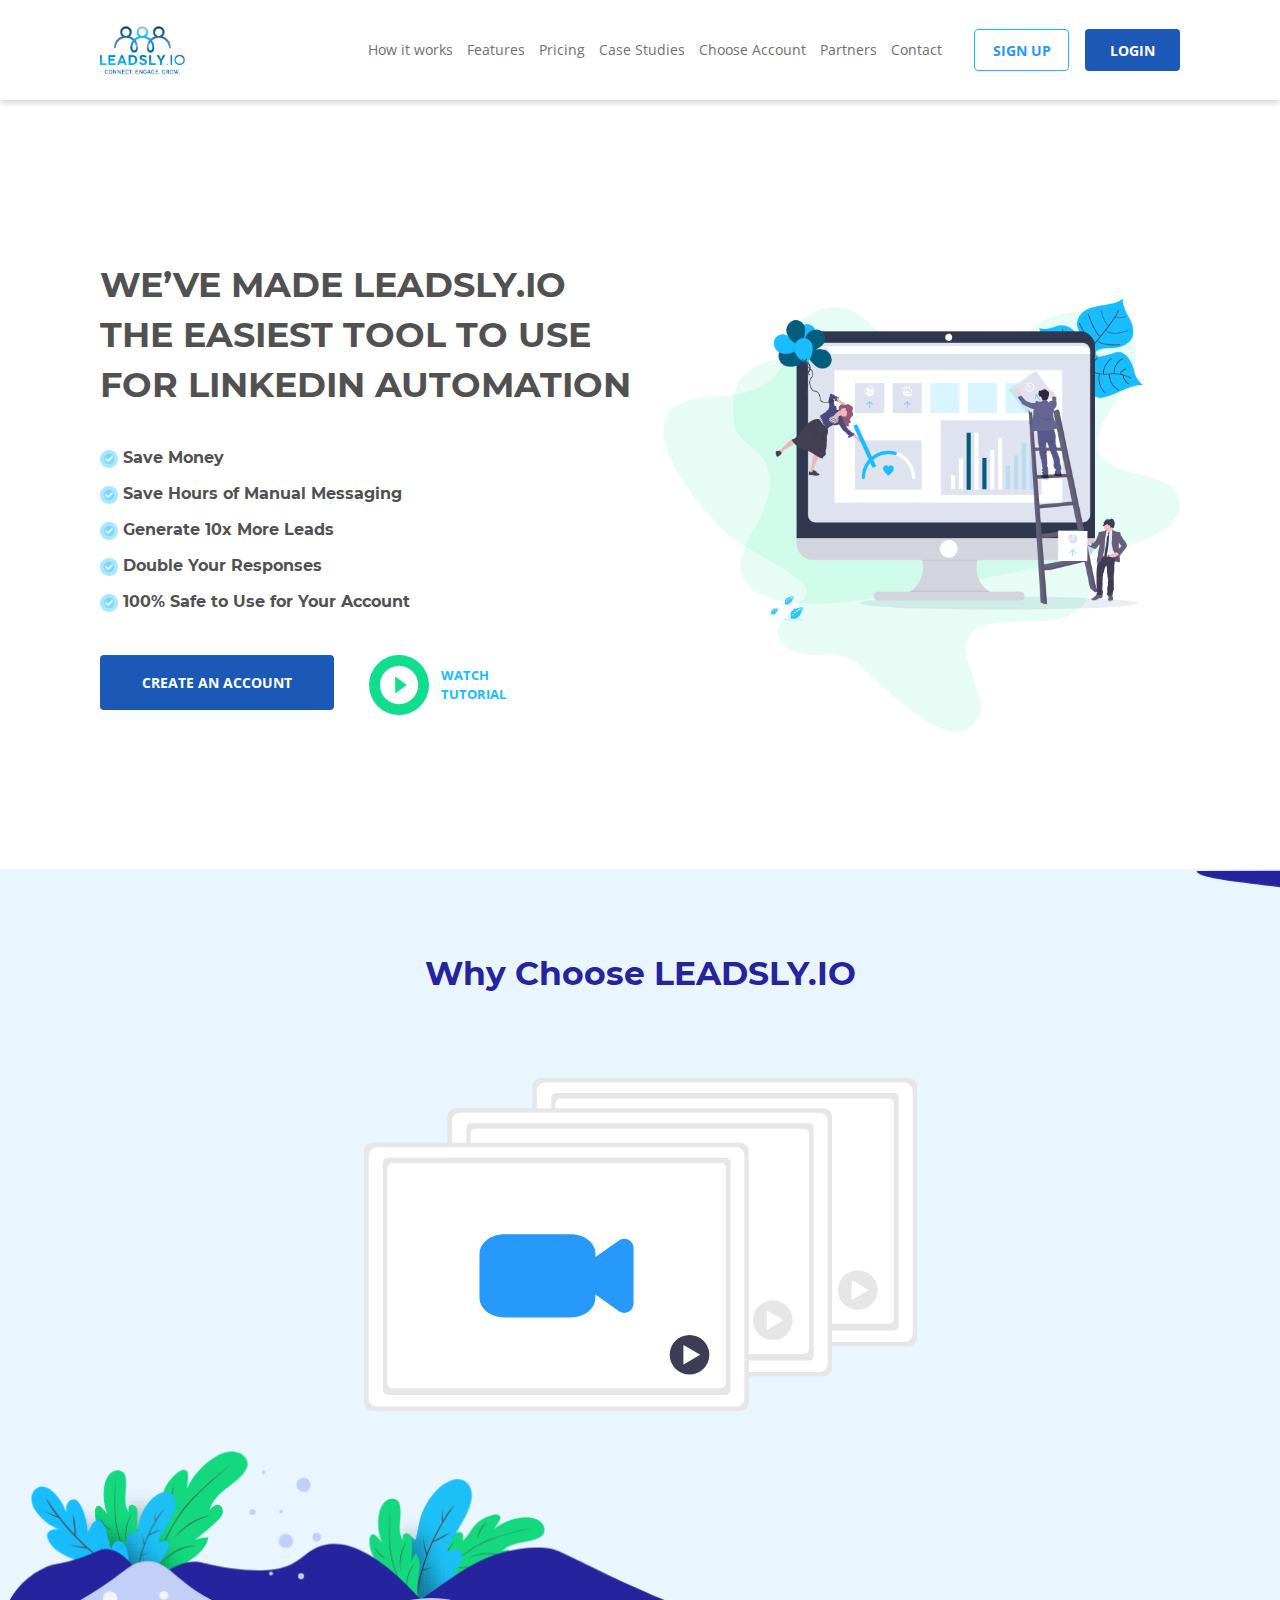
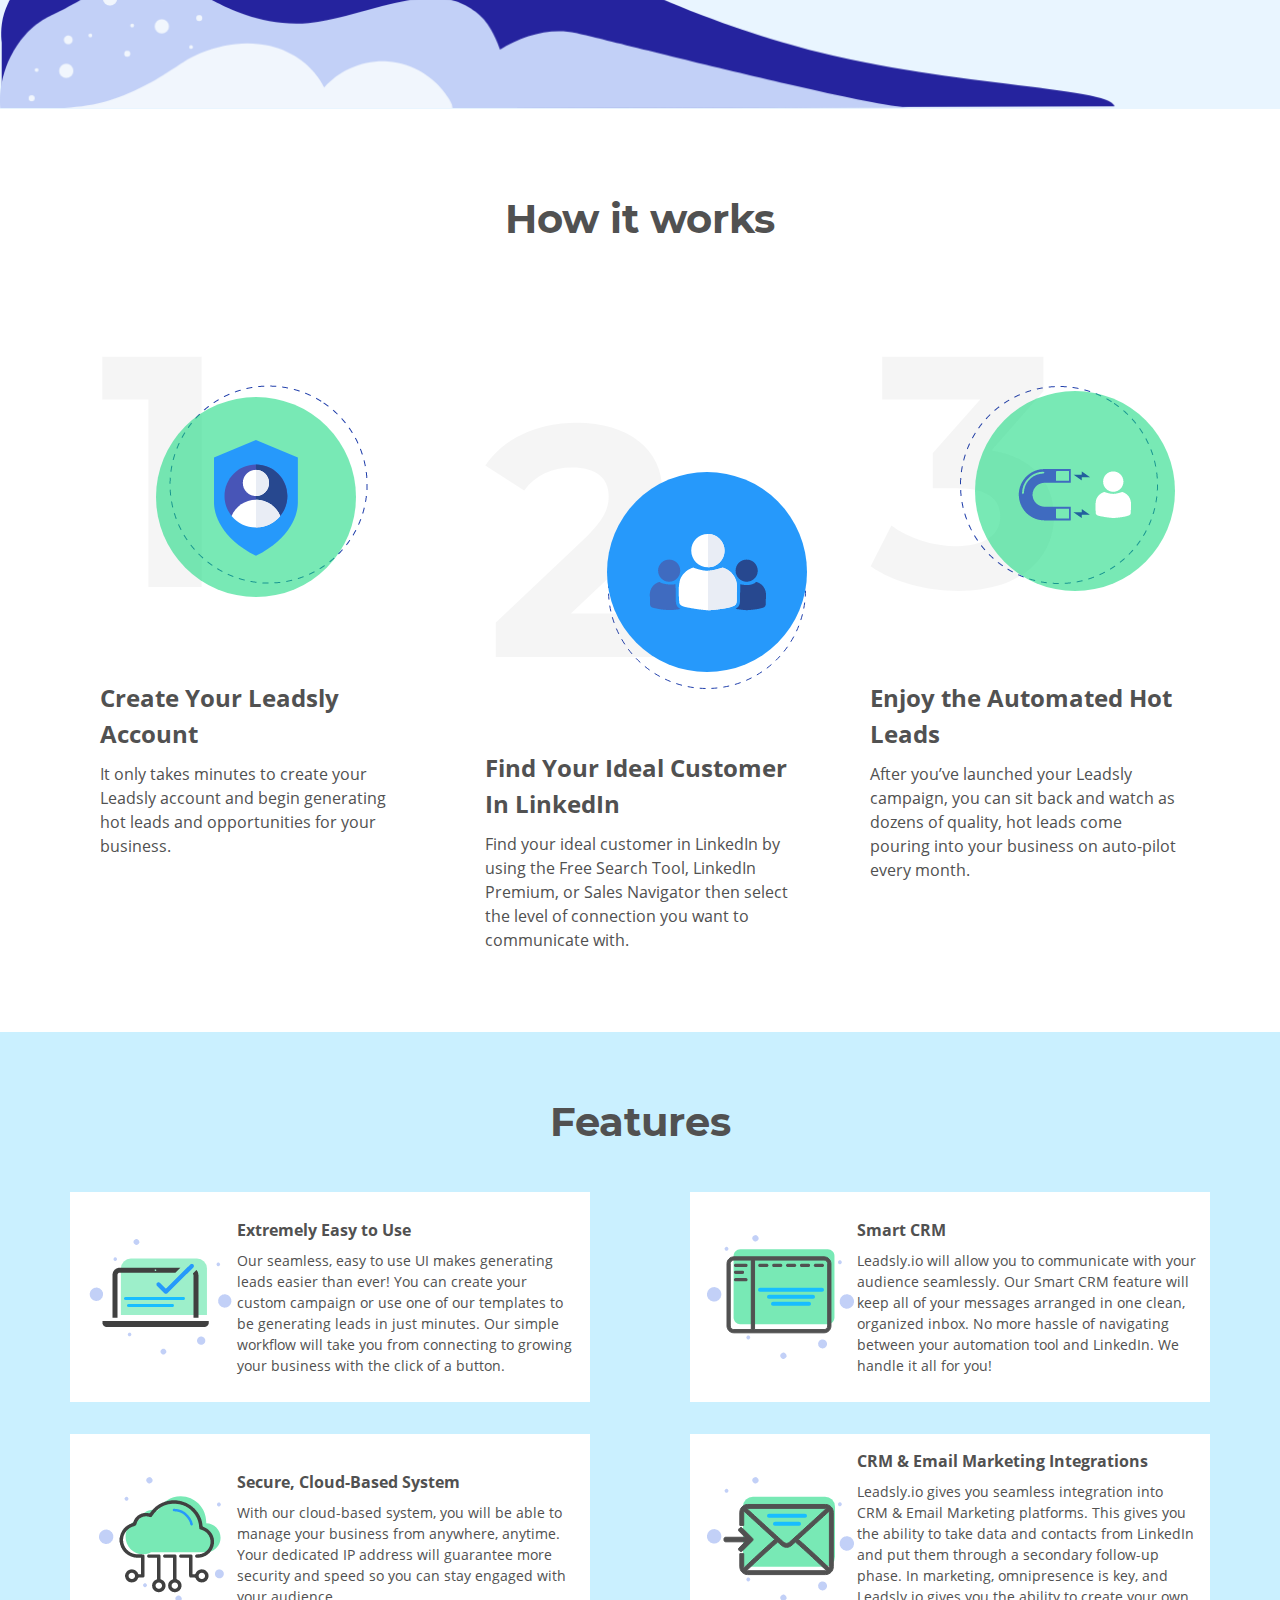
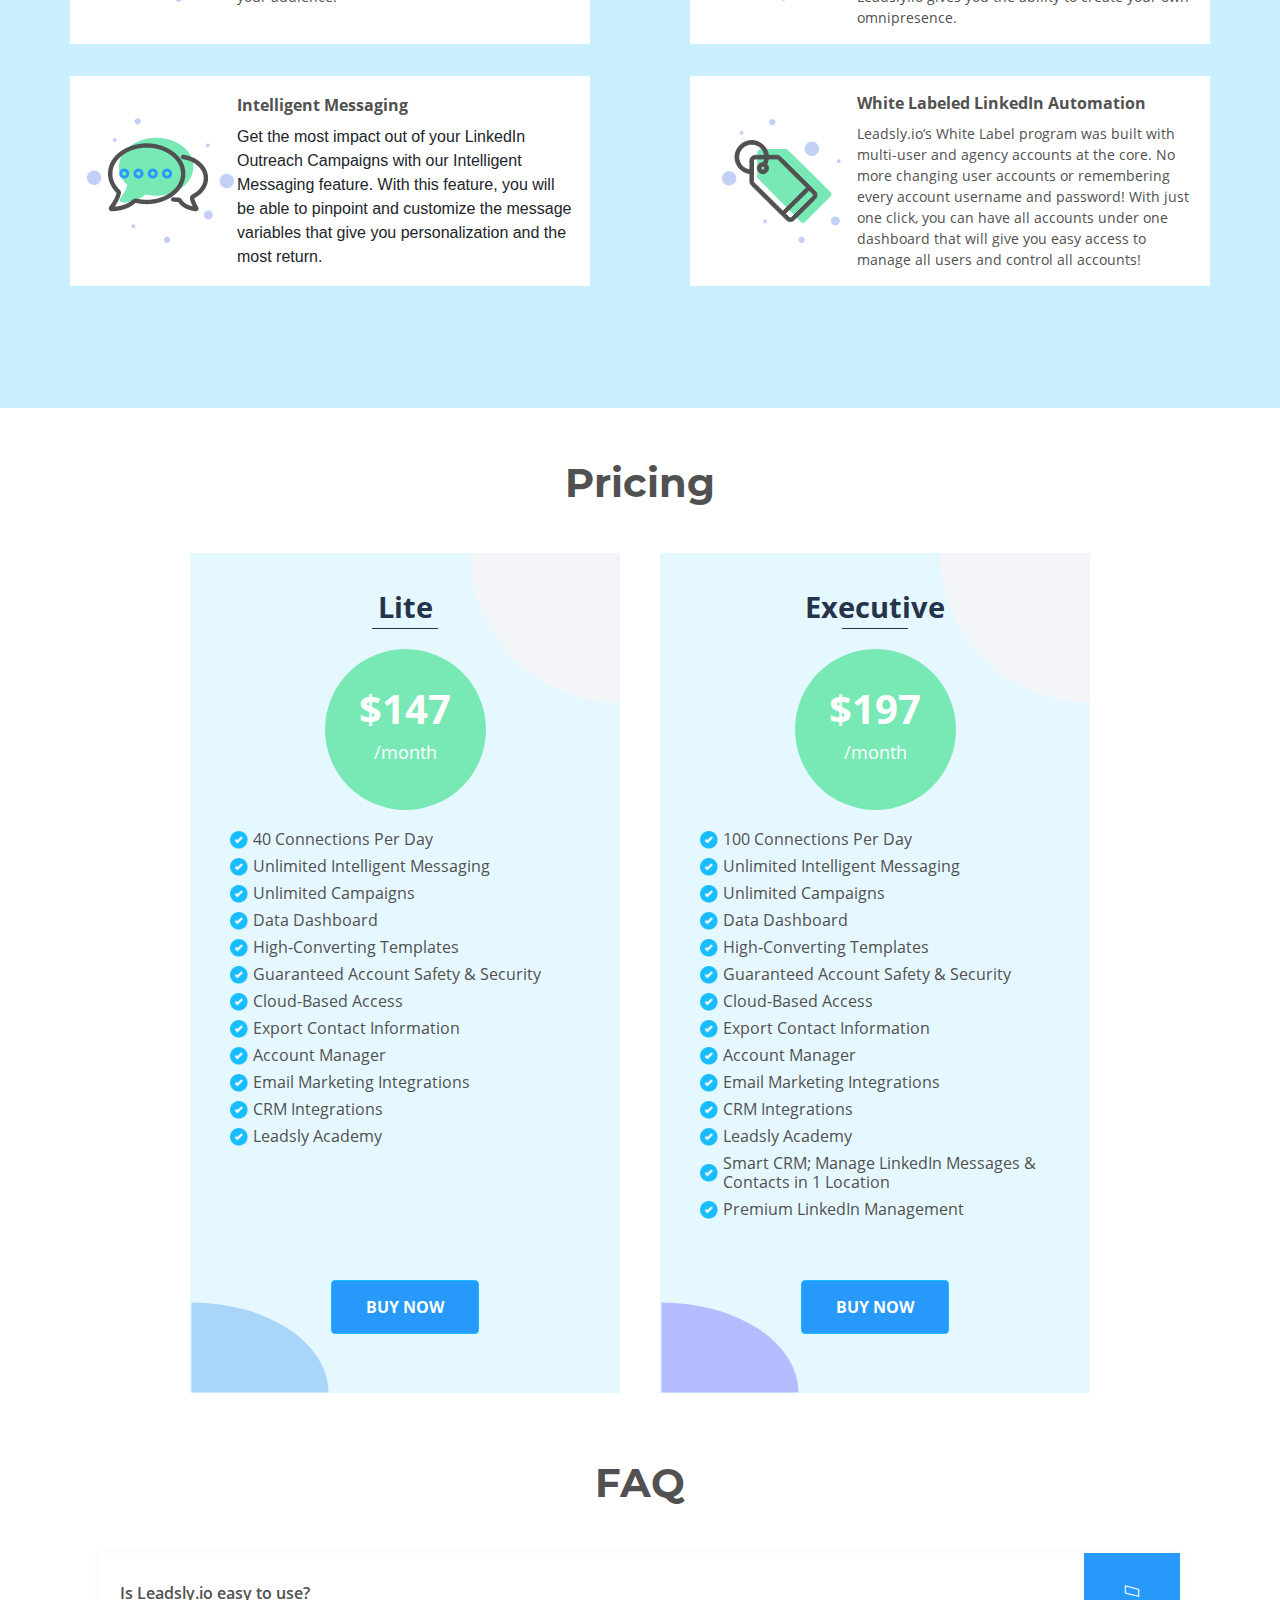
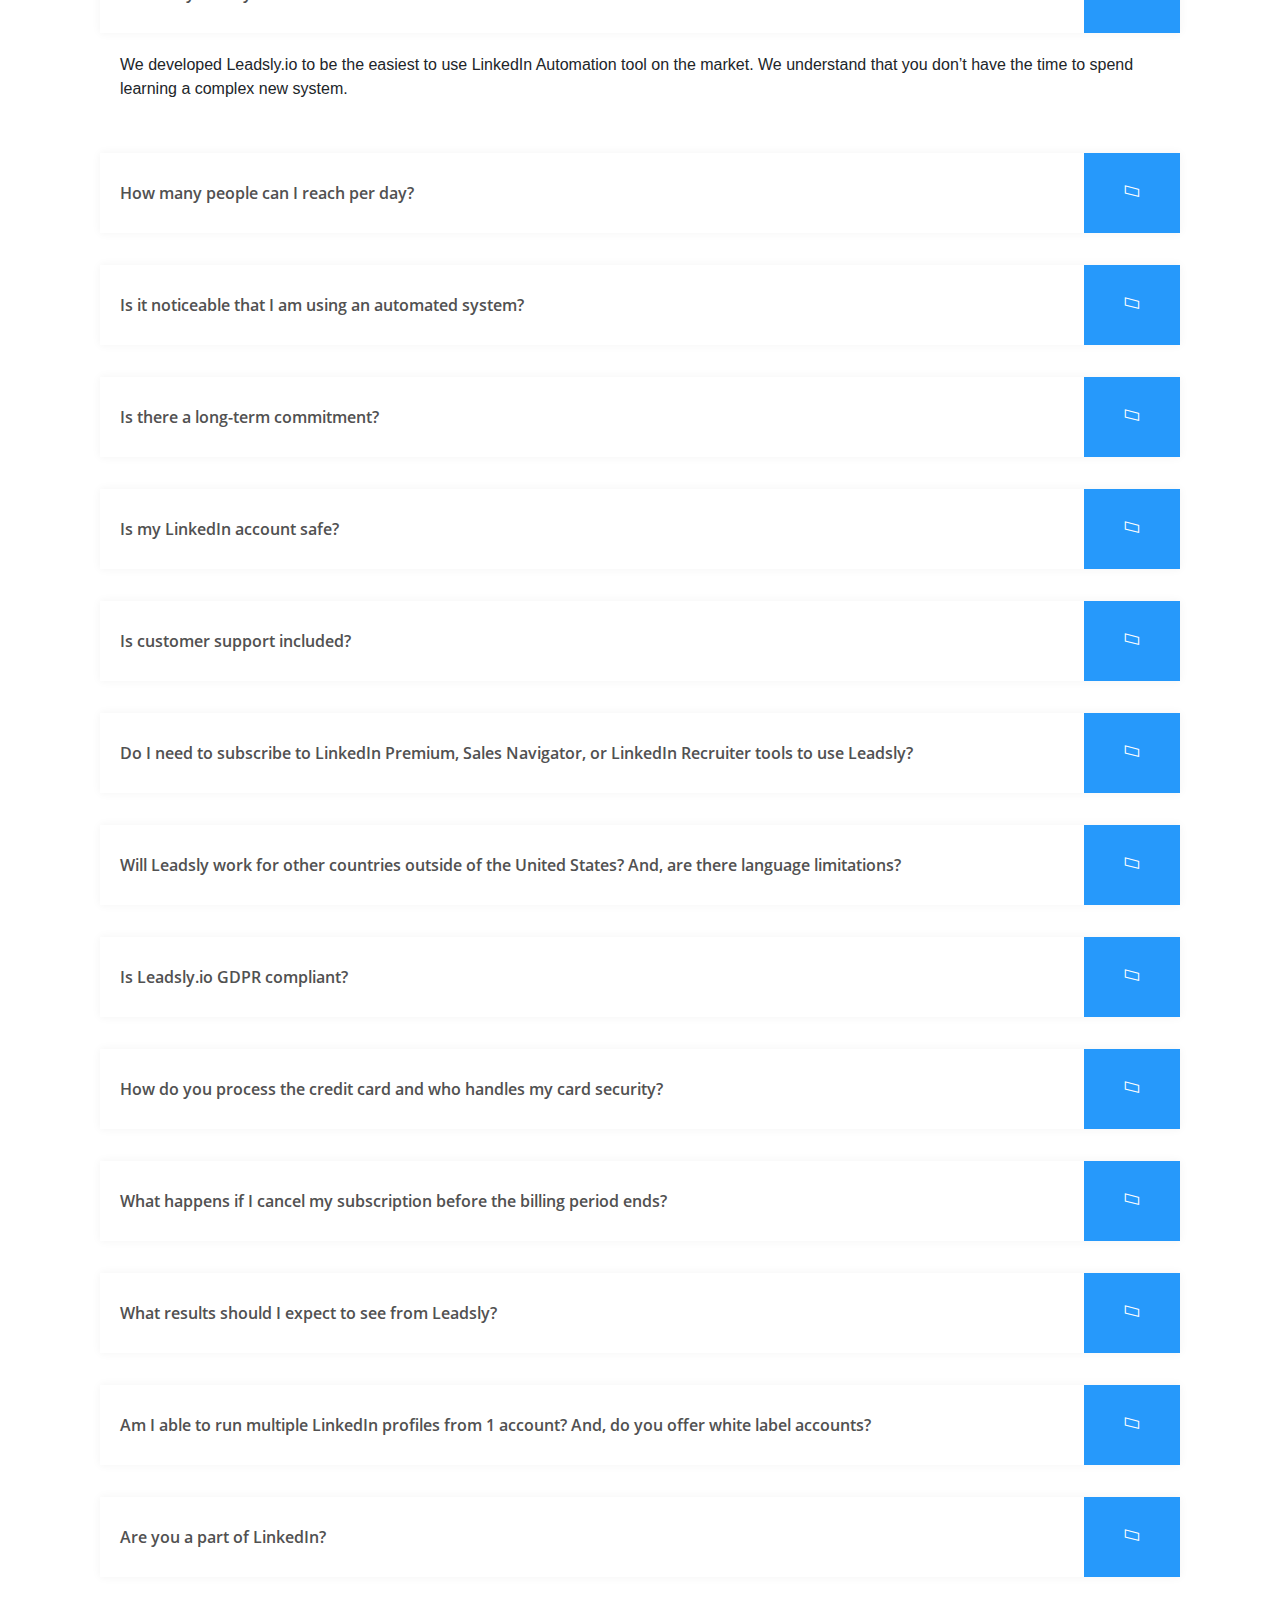
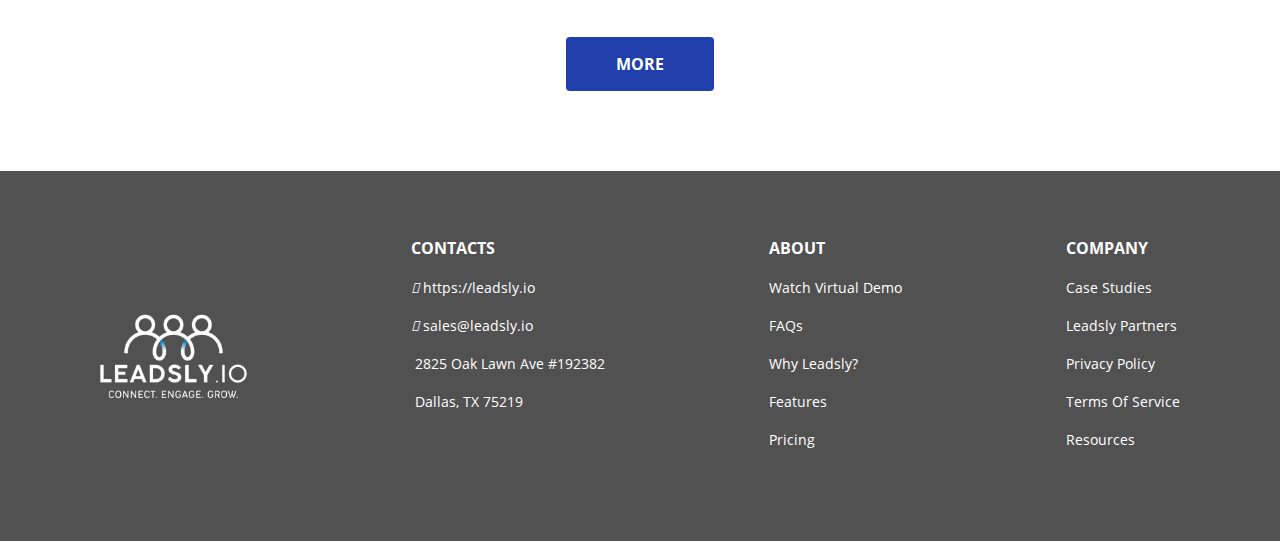
<file: index.html>
<!DOCTYPE html>
<html lang="en">
<head>
    <meta charset="utf-8">
    <meta name="viewport" content="width=device-width, initial-scale=1, shrink-to-fit=no">
    <meta http-equiv="X-UA-Compatible" content="IE=edge">
    <meta name="description" content="">
    <meta name="author" content="">
    <title>Leadsly</title>
    <link rel="icon" href=""/>
    <link rel="stylesheet" href="https://pro.fontawesome.com/releases/v5.10.0/css/all.css" integrity="sha384-AYmEC3Yw5cVb3ZcuHtOA93w35dYTsvhLPVnYs9eStHfGJvOvKxVfELGroGkvsg+p" crossorigin="anonymous"/>
    <link rel="stylesheet" href="libs/css/bootstrap.min.css">
    <link rel="stylesheet" href="libs/css/font-awesome.css">
    <link rel="stylesheet" href="css/font.css">
    <link rel="stylesheet" href="css/main.css">
</head>
<body>
<nav class="home-header navbar navbar-expand-lg navbar-light">
    <div class="header-left">
        <a class="header-left-logo navbar-brand" href="index.html">
            <img src="img/logo-1.png">
        </a>
        <button class="navbar-toggler" type="button" data-toggle="collapse" data-target="#navbarSupportedContent">
            <span class="navbar-toggler-icon"></span>
        </button>
    </div>
    <div class="header-right collapse navbar-collapse nav-menu" id="navbarSupportedContent">
        <div class="menu-left">
            <ul>
                <li><a href="how-works.html">How it works</a></li>
                <li><a href="features.html">Features</a></li>
                <li><a href="pricing.html">Pricing</a></li>
                <li><a href="case-study.html">Case Studies</a></li>
                <li><a href="choose-account.html">Choose Account</a></li>
                <li><a href="partners.html">Partners</a></li>
                <li><a href="contact-us.html">Contact</a></li>
            </ul>
        </div>
        <div class="header-btns">
            <a class="header-sign-btn" href="register.html">Sign Up</a>
            <a class="header-create-btn" href="login.html">Login</a>
        </div>
    </div>
</nav>

<section class="lead-block">
    <div class="lead-block-left">
        <p class="lead-text-1">We’ve made Leadsly.io the easiest tool to use for LinkedIn Automation</p>
        <ul class="lead-text-3">
            <li><img src="img/check.png">Save Money</li>
            <li><img src="img/check.png">Save Hours of Manual Messaging</li>
            <li><img src="img/check.png">Generate 10x More Leads</li>
            <li><img src="img/check.png">Double Your Responses</li>
            <li><img src="img/check.png">100% Safe to Use for Your Account</li>
        </ul>
        <div class="lead-block-1">
            <a class="lead-account-btn" href="add-account.html">Create an account</a>
            <div class="lead-watch">
                <img src="img/play.png">
                watch tutorial
            </div>
        </div>
    </div>
    <div class="lead-block-right">
        <img src="img/img-1.png">
    </div>
</section>
<section class="choose-us">
    <p class="choose-us-text">Why Choose LEADSLY.IO</p>
    <img src="img/undraw_video.svg"/>
</section>
<section class="how-works">
    <p class="how-works-text-1">How it works</p>
    <div class="how-works-content">
        <div class="how-works-item">
            <img src="img/img-8.png">
            <p class="how-text-1">Create Your Leadsly Account</p>
            <p class="how-text-2">It only takes minutes to create your Leadsly account and begin generating hot leads and opportunities for your business.</p>
            <img class="line-1" src="img/img-11.png">
        </div>
        <div class="how-works-item how-works-item-center">
            <img src="img/img-9.png">
            <p class="how-text-1">Find Your Ideal Customer In LinkedIn</p>
            <p class="how-text-2">Find your ideal customer in LinkedIn by using the Free Search Tool, LinkedIn Premium, or Sales Navigator then select the level of connection you want to communicate with.</p>
        </div>
        <div class="how-works-item">
            <img src="img/img-10.png">
            <p class="how-text-1">Enjoy the Automated Hot Leads</p>
            <p class="how-text-2">After you’ve launched your Leadsly campaign, you can sit back and watch as dozens of quality, hot leads come pouring into your business on auto-pilot every month.</p>
            <img class="line-2" src="img/img-12.png">
        </div>
    </div>
</section>
<section class="features-block">
    <p class="features-text-1">Features</p>
    <div class="features-info">
        <div class="features-info-item">
            <img src="img/img-2.png">
            <div>
                <p class="features-title">Extremely Easy to Use</p>
                <p class="features-text">
                    Our seamless, easy to use UI makes generating leads easier than ever! You can create your custom campaign or use one of our templates to be generating leads in just minutes.
                    Our simple workflow will take you from connecting to growing your business with the click of a button.
                </p>
            </div>
        </div>
        <div class="features-info-item">
            <img src="img/img-6.png">
            <div>
                <p class="features-title">Smart CRM</p>
                <p class="features-text">
                    Leadsly.io will allow you to communicate with your audience seamlessly. Our Smart CRM feature will keep all of your messages arranged in one clean, organized inbox.
                    No more hassle of navigating between your automation tool and LinkedIn. We handle it all for you!
                </p>
            </div>
        </div>
        <div class="features-info-item">
            <img src="img/img-3.png">
            <div>
                <p class="features-title">Secure, Cloud-Based System</p>
                <p class="features-text">
                    With our cloud-based system, you will be able to manage your business from anywhere, anytime.
                    Your dedicated IP address will guarantee more security and speed so you can stay engaged with your audience.
                </p>
            </div>
        </div>
        <div class="features-info-item">
            <img src="img/img-5.png">
            <div>
                <p class="features-title">CRM & Email Marketing Integrations</p>
                <p class="features-text">
                    Leadsly.io gives you seamless integration into CRM & Email Marketing platforms. This gives you the ability to take data and contacts from LinkedIn and put them through a secondary follow-up phase.
                    In marketing, omnipresence is key, and Leadsly.io gives you the ability to create your own omnipresence.
                </p>
            </div>
        </div>
        <div class="features-info-item">
            <p class="features-text">
            <img src="img/img-4.png">
            <div>
                <p class="features-title">Intelligent Messaging</p>
                    Get the most impact out of your LinkedIn Outreach Campaigns with our Intelligent Messaging feature. With this feature, you will be able to pinpoint and customize the message variables that give you personalization and the most return.

                </p>
            </div>
        </div>
        <div class="features-info-item">
            <img src="img/img-7.png">
            <div>
                <p class="features-title">White Labeled LinkedIn Automation</p>
                <p class="features-text">
                    Leadsly.io’s White Label program was built with multi-user and agency accounts at the core. No more changing user accounts or remembering every account username and password! With just one click,
                    you can have all accounts under one dashboard that will give you easy access to manage all users and control all accounts!
                </p>
            </div>
        </div>
    </div>
</section>
<section class="pricing-block">
    <p class="features-text-1">Pricing</p>
    <div class="pricing-block-content">
        <div class="pricing-block-item">
            <p class="pricing-text-1">Lite</p>
            <p class="pricing-text-2"></p>
            <span class="pricing-span-1"></span>
            <div class="pricing-circle-1">
                <p class="pricing-circle-text-1">$147</p>
                <p class="pricing-circle-text-2">/month</p>
            </div>
            <ul class="lead-text-3">
                <li>
                    <img src="img/blue-box.png">
                    40 Connections Per Day
                </li>
                <li>
                    <img src="img/blue-box.png">
                    Unlimited Intelligent Messaging
                </li>
                <li>
                    <img src="img/blue-box.png">
                    Unlimited Campaigns
                </li>
                <li>
                    <img src="img/blue-box.png">
                    Data Dashboard
                </li>
                <li>
                    <img src="img/blue-box.png">
                    High-Converting Templates
                </li>
                <li>
                    <img src="img/blue-box.png">
                    Guaranteed Account Safety & Security
                </li>
                <li>
                    <img src="img/blue-box.png">
                    Cloud-Based Access
                </li>
                <li>
                    <img src="img/blue-box.png">
                   Export Contact Information
                </li>
                <li>
                    <img src="img/blue-box.png">
                    Account Manager
                </li>
                <li>
                    <img src="img/blue-box.png">
                    Email Marketing Integrations
                </li>
                <li>
                    <img src="img/blue-box.png">
                    CRM Integrations
                </li>
                <li>
                    <img src="img/blue-box.png">
                    Leadsly Academy
                </li>
            </ul>
            <a class="buy-now-btn">Buy now</a>
            <span class="pricing-span-2"></span>
        </div>
        <div class="pricing-block-item">
            <p class="pricing-text-1">Executive</p>
            <p class="pricing-text-2"></p>
            <span class="pricing-span-1"></span>
            <div class="pricing-circle-1">
                <p class="pricing-circle-text-1">$197</p>
                <p class="pricing-circle-text-2">/month</p>
            </div>
            <ul class="lead-text-3">
                <li>
                    <img src="img/blue-box.png">
                    100 Connections Per Day
                </li>
                <li>
                    <img src="img/blue-box.png">
                   Unlimited Intelligent Messaging
                </li>
                <li>
                    <img src="img/blue-box.png">
                    Unlimited Campaigns
                </li>
                <li>
                    <img src="img/blue-box.png">
                    Data Dashboard
                </li>
                <li>
                    <img src="img/blue-box.png">
                   High-Converting Templates
                </li>
                <li>
                    <img src="img/blue-box.png">
                    Guaranteed Account Safety & Security
                </li>
                <li>
                    <img src="img/blue-box.png">
                    Cloud-Based Access
                </li>
                <li>
                    <img src="img/blue-box.png">
                    Export Contact Information
                </li>
                <li>
                    <img src="img/blue-box.png">
                    Account Manager
                </li>
                <li>
                    <img src="img/blue-box.png">
                    Email Marketing Integrations
                </li>
                <li>
                    <img src="img/blue-box.png">
                    CRM Integrations
                </li>
                <li>
                    <img src="img/blue-box.png">
                    Leadsly Academy
                </li>
                <li>
                    <img src="img/blue-box.png">
                    Smart CRM; Manage LinkedIn Messages & Contacts in 1 Location
                </li>
                <li>
                    <img src="img/blue-box.png">
                    Premium LinkedIn Management
                </li>
            </ul>
            <a class="buy-now-btn">Buy now</a>
            <span class="pricing-span-3"></span>
        </div>
    </div>
</section>
<section class="faq-block">
    <p class="features-text-1">FAQ</p>
    <div class="accordion" id="accordionExample">
        <div class="card">
            <div class="card-header" id="headingOne">
                <a class="btn-link" type="button" data-toggle="collapse" data-target="#collapseOne" href="#collapseOne" aria-expanded="true" aria-controls="collapseOne">
                    <p>Is Leadsly.io easy to use?</p>
                    <div class="card-icons"><i class="fas fa-chevron-down"></i></div>
                </a>
            </div>
            <div id="collapseOne" class="collapse show" aria-labelledby="headingOne" data-parent="#accordionExample">
                <div class="card-body">
                    We developed Leadsly.io to be the easiest to use LinkedIn Automation tool on the market. We understand that you don’t have the time to spend learning a complex new system.
                </div>
            </div>
        </div>
        <div class="card">
            <div class="card-header" id="headingTwo">
                <a class="btn-link" type="button" data-toggle="collapse" data-target="#collapseTwo" aria-expanded="true" href="#collapseTwo" aria-controls="headingTwo">
                    <p>How many people can I reach per day?</p>
                    <div class="card-icons"><i class="fas fa-chevron-down"></i></div>
                </a>
            </div>
            <div id="collapseTwo" class="collapse" aria-labelledby="headingTwo" data-parent="#accordionExample">
                <div class="card-body">
                    This will depend on your plan. On our Executive plan, you are able to send up to 100 connection requests per day. On our Lite plan, you can send 40 connections requests per day! We usually do not recommend sending more than 100 connections requests per day.
                </div>
            </div>
        </div>
        <div class="card">
            <div class="card-header" id="headingThree">
                <a class="btn-link" type="button" data-toggle="collapse" href="#collapseThree"  data-target="#collapseThree" aria-expanded="true" aria-controls="collapseThree">
                    <p>Is it noticeable that I am using an automated system?</p>
                    <div class="card-icons"><i class="fas fa-chevron-down"></i></div>
                </a>
            </div>
            <div id="collapseThree" class="collapse" aria-labelledby="headingThree" data-parent="#accordionExample">
                <div class="card-body">
                    No, your prospects will not be able to tell you are using an automated system. We have integrated personalization features into Leadsly that makes all messaging feel very human-like.
                </div>
            </div>
        </div>
        <div class="card">
            <div class="card-header" id="headingFour">
                <a class="btn-link" type="button" data-toggle="collapse" href="#collapseFour" data-target="#collapseFour" aria-expanded="true" aria-controls="collapseFour">
                    <p>Is there a long-term commitment?</p>
                    <div class="card-icons"><i class="fas fa-chevron-down"></i></div>
                </a>
            </div>
            <div id="collapseFour" class="collapse" aria-labelledby="headingFour" data-parent="#accordionExample">
                <div class="card-body">
                    No! There is no long-term commitment to Leadsly. We give you the ability to upgrade, downgrade, or cancel your subscription whenever you need, and the new monthly rates will apply to your next billing period.
                </div>
            </div>
        </div>
        <div class="card">
            <div class="card-header" id="headingFive">
                <a class="btn-link" type="button" data-toggle="collapse" href="#collapseFive"  data-target="#collapseFive" aria-expanded="true" aria-controls="collapseFive">
                    <p>Is my LinkedIn account safe?</p>
                    <div class="card-icons"><i class="fas fa-chevron-down"></i></div>
                </a>
            </div>
            <div id="collapseFive" class="collapse" aria-labelledby="headingFive" data-parent="#accordionExample">
                <div class="card-body">
                    While a lot of automation tools will negatively impact your LinkedIn account, Leadsly.io is guaranteed to be safe & secure for your account. We do not use a Chrome Extension that needs to be installed on your browser with the screen left on. Leadsly is a cloud-based app that uses your native IP address.
                    Essentially, we just automate the tasks that a normal, human assistant would do for you.
                </div>
            </div>
        </div>
        <div class="card">
            <div class="card-header" id="headingSix">
                <a class="btn-link" type="button" data-toggle="collapse" href="#collapseSix" data-target="#collapseSix" aria-expanded="true" aria-controls="collapseSix">
                    <p>Is customer support included?</p>
                    <div class="card-icons"><i class="fas fa-chevron-down"></i></div>
                </a>
            </div>
            <div id="collapseSix" class="collapse" aria-labelledby="headingSix" data-parent="#accordionExample">
                <div class="card-body">
                    Yes, 24/7 customer support is included on every Leadsly package.
                </div>
            </div>
        </div>
        <div class="card">
            <div class="card-header" id="headingSeven">
                <a class="btn-link" type="button" data-toggle="collapse" href="#collapseSeven"  data-target="#collapseSeven" aria-expanded="true" aria-controls="collapseSeven">
                    <p>Do I need to subscribe to LinkedIn Premium, Sales Navigator, or LinkedIn Recruiter tools to use Leadsly?</p>
                    <div class="card-icons"><i class="fas fa-chevron-down"></i></div>
                </a>
            </div>
            <div id="collapseSeven" class="collapse" aria-labelledby="headingSeven" data-parent="#accordionExample">
                <div class="card-body">
                    The simple answer is no! You do not need to have a paid LinkedIn subscription to use Leadsly. Our system can easily and effectively use LinkedIn’s free search tool to find your audience and send targeted messages. With that said, LinkedIn does limit the number of profile searches & profiles visits on free accounts, so you are able to use LinkedIn Premium, Sales Navigator, or LinkedIn Recruiter tools! We recommend using Sales Navigator over Premium because of the advanced filtering capabilities of Sales Navigator.
                </div>
            </div>
        </div>
        <div class="card">
            <div class="card-header" id="headingEight">
                <a class="btn-link" type="button" data-toggle="collapse" href="#collapseEight"  data-target="#collapseEight" aria-expanded="true" aria-controls="collapseEight">
                    <p>Will Leadsly work for other countries outside of the United States? And, are there language limitations?</p>
                    <div class="card-icons"><i class="fas fa-chevron-down"></i></div>
                </a>
            </div>
            <div id="collapseEight" class="collapse" aria-labelledby="headingEight" data-parent="#accordionExample">
                <div class="card-body">
                    Leadsly works in all countries and does not have any language barriers. Leadsly is a system that works just like you hiring an assistant.
                </div>
            </div>
        </div>
        <div class="card">
            <div class="card-header" id="headingNine">
                <a class="btn-link" type="button" data-toggle="collapse" href="#collapseNine"  data-target="#collapseNine" aria-expanded="true" aria-controls="collapseNine">
                    <p>Is Leadsly.io GDPR compliant?</p>
                    <div class="card-icons"><i class="fas fa-chevron-down"></i></div>
                </a>
            </div>
            <div id="collapseNine" class="collapse" aria-labelledby="headingNine" data-parent="#accordionExample">
                <div class="card-body">
                    GDPR rules and regulations do not impact LinkedIn messaging campaigns. With Leadsly, you can run your LinkedIn messaging campaigns knowing that you are compliant with GDPR!
                </div>
            </div>
        </div>
        <div class="card">
            <div class="card-header" id="headingTen">
                <a class="btn-link" type="button" data-toggle="collapse" href="#collapseTen"  data-target="#collapseTen" aria-expanded="true" aria-controls="collapseTen">
                    <p>How do you process the credit card and who handles my card security?</p>
                    <div class="card-icons"><i class="fas fa-chevron-down"></i></div>
                </a>
            </div>
            <div id="collapseTen" class="collapse" aria-labelledby="headingTen" data-parent="#accordionExample">
                <div class="card-body">
                    We use a company called Stripe. Stripe offers one of the highest levels of security and standards of any other payment platform. You can learn more about Stripe here.
                </div>
            </div>
        </div>
        <div class="card">
            <div class="card-header" id="headingEleven">
                <a class="btn-link" type="button" data-toggle="collapse" href="#collapseEleven"  data-target="#collapseEleven" aria-expanded="true" aria-controls="collapseEleven">
                    <p>What happens if I cancel my subscription before the billing period ends?</p>
                    <div class="card-icons"><i class="fas fa-chevron-down"></i></div>
                </a>
            </div>
            <div id="collapseEleven" class="collapse" aria-labelledby="headingEleven" data-parent="#accordionExample">
                <div class="card-body">
                    In the event that you cancel before the billing cycle ends, you will still have access to Leadsly until the end of your billing cycle.
                </div>
            </div>
        </div>
        <div class="card">
            <div class="card-header" id="headingTwelve">
                <a class="btn-link" type="button" data-toggle="collapse" href="#collapseTwelve"  data-target="#collapseTwelve" aria-expanded="true" aria-controls="collapseTwelve">
                    <p>What results should I expect to see from Leadsly?</p>
                    <div class="card-icons"><i class="fas fa-chevron-down"></i></div>
                </a>
            </div>
            <div id="collapseTwelve" class="collapse" aria-labelledby="headingTwelve" data-parent="#accordionExample">
                <div class="card-body">
                    Results will vary between different profiles, businesses, and niches. However, we can see the overall data for LinkedIn outreach campaigns across the board. And, every single business needs more attention and to stay in front of their target audience.

                    On average, we can see that the average lead generation campaigns will produce 3% - 13% with an average of 8% lead rates. We see both short-term and long-term benefits to Leadsly.io campaigns. You’ll quickly generate interest in your products or services that will be quick sales. But, we also see that people spend time viewing your profile, visiting your other social profiles, and/or visit your website. Those people will engage with your business through those other channels or recommend you to someone they know that needs your product or service!

                    The benefits of running automated LinkedIn outreach campaigns are limitless and will produce a steady stream of new, hot leads for your business!
                </div>
            </div>
        </div>
        <div class="card">
            <div class="card-header" id="headingThirteen">
                <a class="btn-link" type="button" data-toggle="collapse" href="#collapseThirteen"  data-target="#collapseThirteen" aria-expanded="true" aria-controls="collapseThirteen">
                    <p>Am I able to run multiple LinkedIn profiles from 1 account? And, do you offer white label accounts?</p>
                    <div class="card-icons"><i class="fas fa-chevron-down"></i></div>
                </a>
            </div>
            <div id="collapseThirteen" class="collapse" aria-labelledby="headingThirteen" data-parent="#accordionExample">
                <div class="card-body">
                    The short answer is yes and yes!

                    Our pricing only applies to 1 LinkedIn account, however, you are able to add multiple LinkedIn accounts to 1 Leadsly account.
                    You will be automatically switched to a multi-user dashboard where you can see and manage multiple LinkedIn accounts from 1 Leadsly dashboard.
                    Along with that, we do offer a White Label program that allows you to add your own branding and custom domain to Leadsly!
                </div>
            </div>
        </div>
        <div class="card">
            <div class="card-header" id="headingFourteen">
                <a class="btn-link" type="button" data-toggle="collapse" href="#collapseFourtee"  data-target="#collapseFourtee" aria-expanded="true" aria-controls="collapseFourtee">
                    <p>Are you a part of LinkedIn?</p>
                    <div class="card-icons"><i class="fas fa-chevron-down"></i></div>
                </a>
            </div>
            <div id="collapseFourtee" class="collapse" aria-labelledby="headingFourteen" data-parent="#accordionExample">
                <div class="card-body">
                    No, we are not affiliated with or a part of LinkedIn. We are an automation tool that automates LinkedIn connection requests and messages.
                </div>
            </div>
        </div>
    </div>
    <a class="more-btn">More</a>
</section>
<footer>
    <img src="img/logo-2.png">
    <div>
        <p class="foot-text">Contacts</p>
        <ul class="footer-ul">
            <li><a href=""><i class="fas fa-globe"></i>https://leadsly.io</a></li>
            <li><a href=""><i class="fas fa-envelope"></i>sales@leadsly.io</a></li>
            <li><a href=""><i class="fas fa-map-marker-alt"></i>2825 Oak Lawn Ave #192382</a></li>
            <li><a href=""><i class="fas fa-map-marker-alt"></i>Dallas, TX 75219</a></li>
        </ul>
    </div>
    <div>
        <p class="foot-text">ABOUT</p>
        <ul class="footer-ul">
            <li><a href="">Watch Virtual Demo</a></li>
            <li><a href="">FAQs</a></li>
            <li><a href="">Why Leadsly?</a></li>
            <li><a href="">Features</a></li>
            <li><a href="">Pricing</a></li>
        </ul>
    </div>
    <div>
        <p class="foot-text">COMPANY</p>
        <ul class="footer-ul">
            <li><a href="">Case Studies</a></li>
            <li><a href="">Leadsly Partners</a></li>
            <li><a href="">Privacy Policy</a></li>
            <li><a href="">Terms Of Service</a></li>
            <li><a href="">Resources</a></li>
        </ul>
    </div>

</footer>

<script src="libs/js/jquery-3.3.1.min.js"></script>
<script src="libs/js/bootstrap.min.js"></script>
<script src="js/main.js"></script>
</body>
</html>
</file>
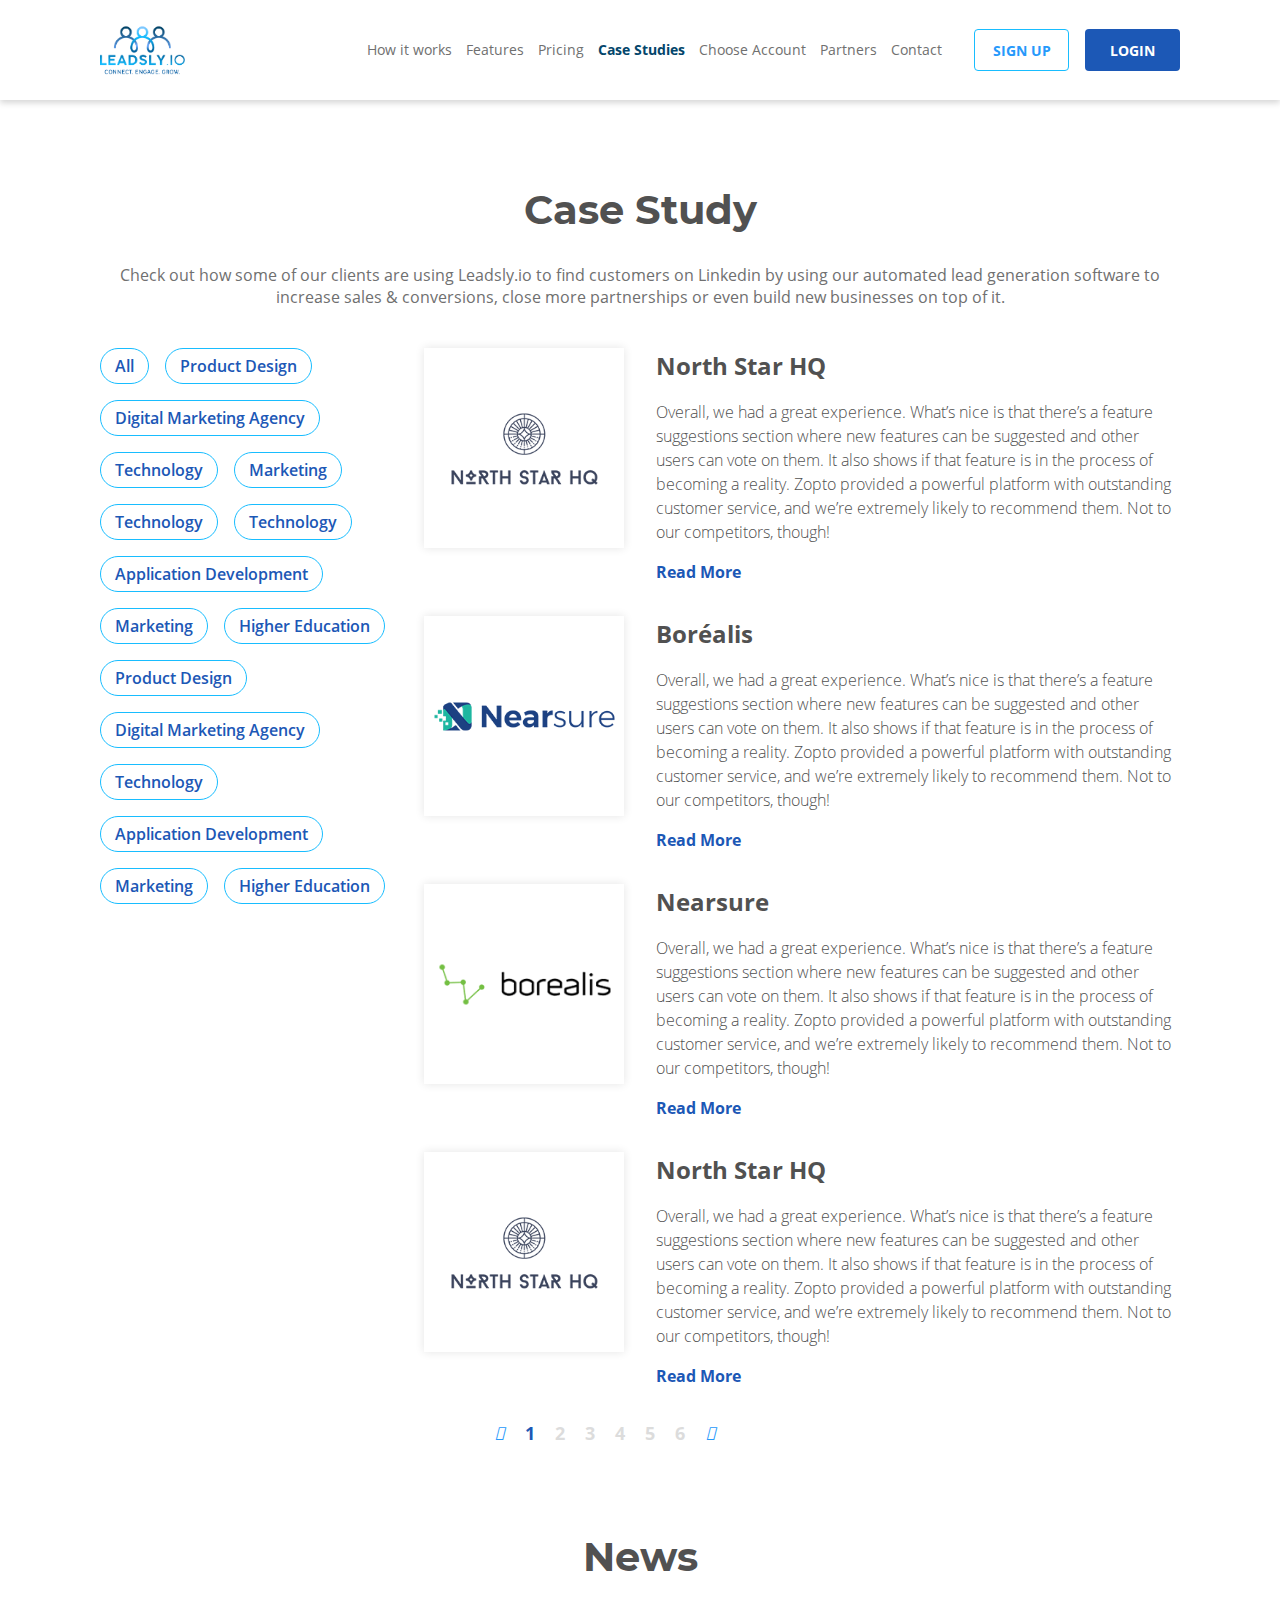
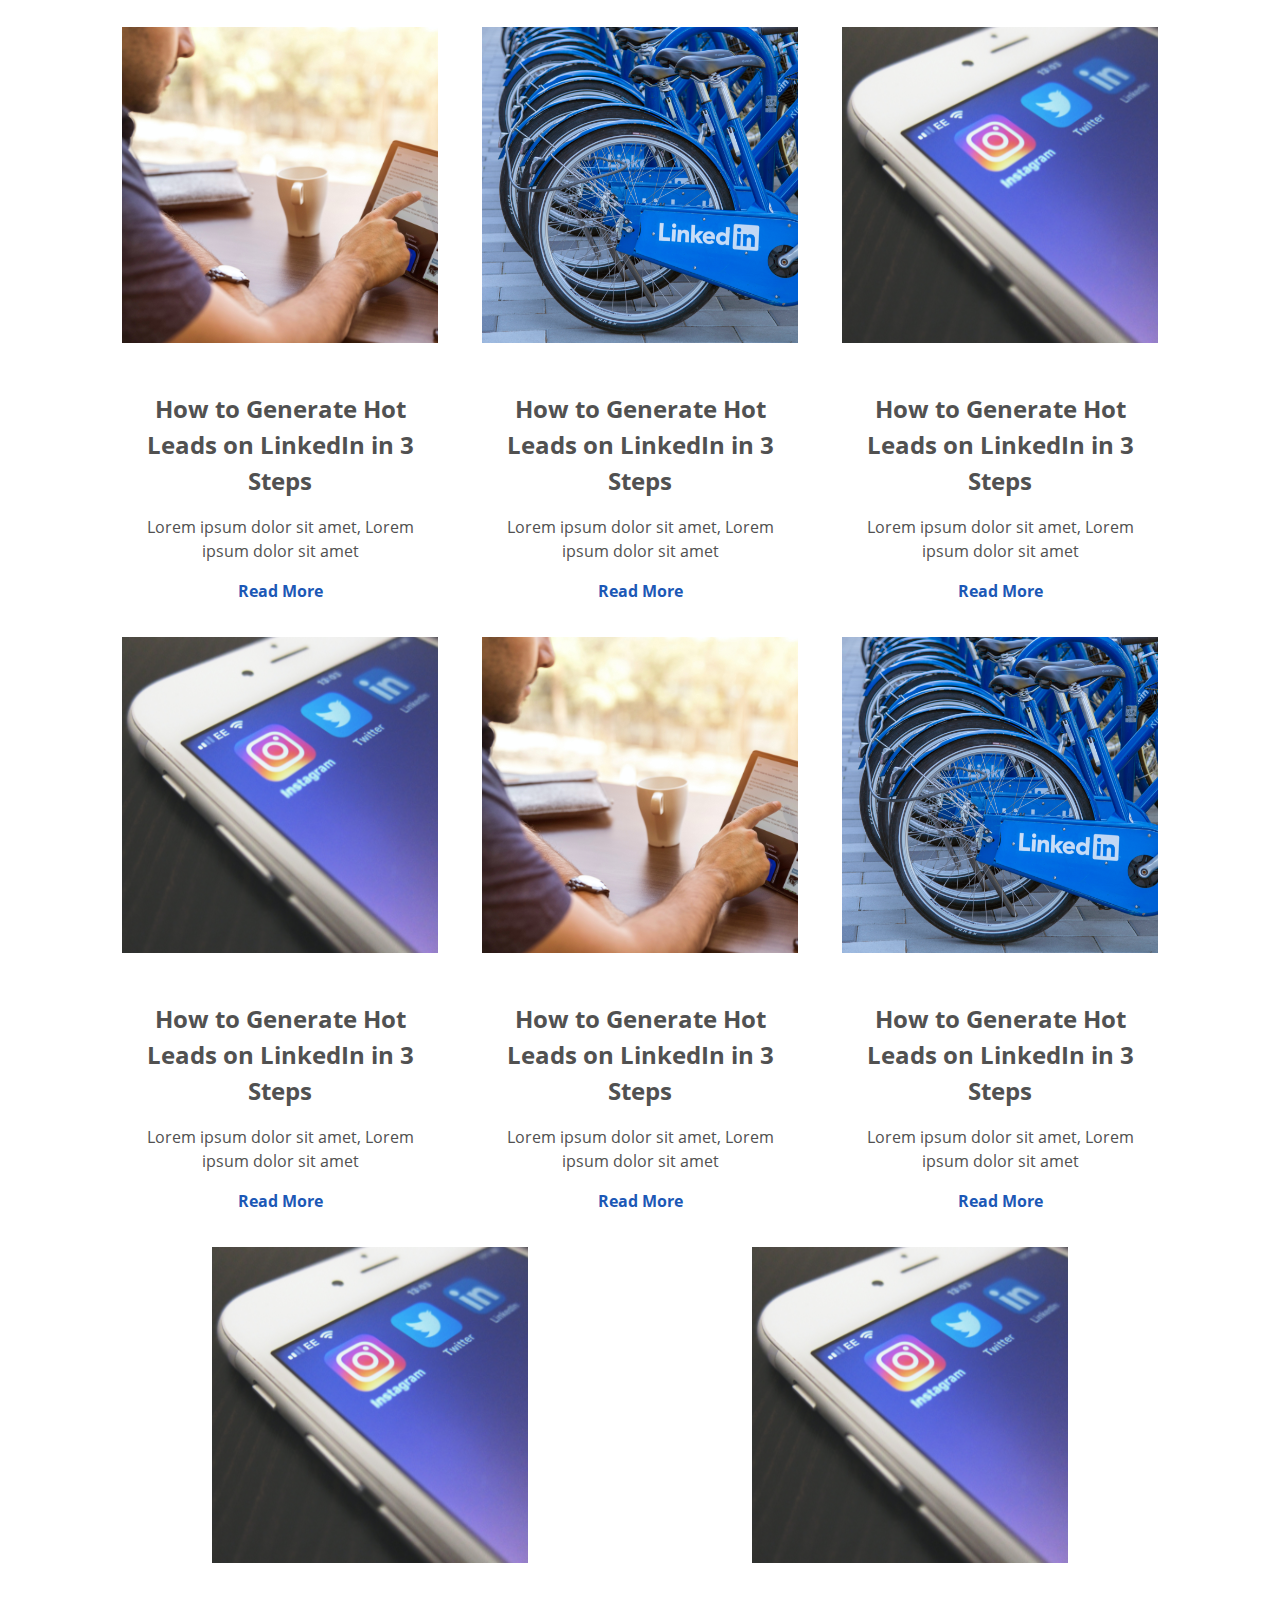
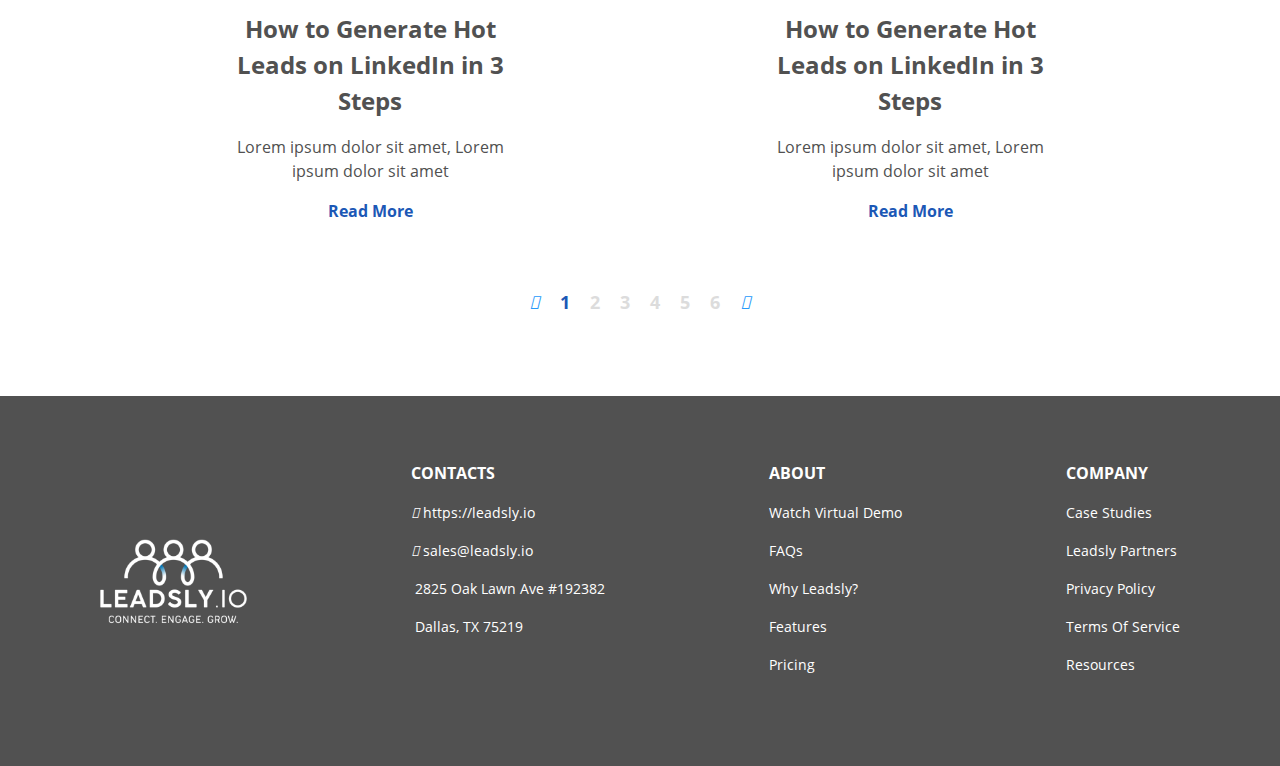
<file: case-study.html>
<!DOCTYPE html>
<html lang="en">
<head>
    <meta charset="utf-8">
    <meta name="viewport" content="width=device-width, initial-scale=1, shrink-to-fit=no">
    <meta http-equiv="X-UA-Compatible" content="IE=edge">
    <meta name="description" content="">
    <meta name="author" content="">
    <title>Leadsly</title>
    <link rel="icon" href=""/>
    <link rel="stylesheet" href="https://pro.fontawesome.com/releases/v5.10.0/css/all.css" integrity="sha384-AYmEC3Yw5cVb3ZcuHtOA93w35dYTsvhLPVnYs9eStHfGJvOvKxVfELGroGkvsg+p" crossorigin="anonymous"/>
    <link rel="stylesheet" href="libs/css/bootstrap.min.css">
    <link rel="stylesheet" href="libs/css/font-awesome.css">
    <link rel="stylesheet" href="css/font.css">
    <link rel="stylesheet" href="css/main.css">
</head>
<body>
<nav class="home-header navbar navbar-expand-lg navbar-light">
    <div class="header-left">
        <a class="header-left-logo navbar-brand" href="index.html">
            <img src="img/logo-1.png">
        </a>
        <button class="navbar-toggler" type="button" data-toggle="collapse" data-target="#navbarSupportedContent">
            <span class="navbar-toggler-icon"></span>
        </button>
    </div>
    <div class="header-right collapse navbar-collapse nav-menu" id="navbarSupportedContent">
        <div class="menu-left">
            <ul>
                <li><a href="how-works.html">How it works</a></li>
                <li><a href="features.html">Features</a></li>
                <li><a href="pricing.html">Pricing</a></li>
                <li><a class="active" href="case-study.html">Case Studies</a></li>
                <li><a href="choose-account.html">Choose Account</a></li>
                <li><a href="partners.html">Partners</a></li>
                <li><a href="contact-us.html">Contact</a></li>
            </ul>
        </div>
        <div class="header-btns">
            <a class="header-sign-btn" href="register.html">Sign Up</a>
            <a class="header-create-btn" href="login.html">Login</a>
        </div>
    </div>
</nav>
<section class="case-content">
    <p class="case-title">Case Study</p>
    <p class="case-text">
        Check out how some of our clients are using Leadsly.io to find customers on Linkedin by using our automated lead generation software to increase sales & conversions,
        close more partnerships or even build new businesses on top of it.
    </p>
    <div class="case-filter-block">
        <div class="case-filter-block-left">
            <a class="case-filter">All<i class="fas fa-times"></i></a>
            <a class="case-filter">Product Design<i class="fas fa-times"></i></a>
            <a class="case-filter">Digital Marketing Agency<i class="fas fa-times"></i></a>
            <a class="case-filter">Technology<i class="fas fa-times"></i></a>
            <a class="case-filter">Marketing<i class="fas fa-times"></i></a>
            <a class="case-filter">Technology<i class="fas fa-times"></i></a>
            <a class="case-filter">Technology<i class="fas fa-times"></i></a>
            <a class="case-filter">Application Development<i class="fas fa-times"></i></a>
            <a class="case-filter">Marketing<i class="fas fa-times"></i></a>
            <a class="case-filter">Higher Education<i class="fas fa-times"></i></a>
            <a class="case-filter">Product Design<i class="fas fa-times"></i></a>
            <a class="case-filter">Digital Marketing Agency<i class="fas fa-times"></i></a>
            <a class="case-filter">Technology<i class="fas fa-times"></i></a>
            <a class="case-filter">Application Development<i class="fas fa-times"></i></a>
            <a class="case-filter">Marketing<i class="fas fa-times"></i></a>
            <a class="case-filter">Higher Education<i class="fas fa-times"></i></a>
        </div>
        <div class="case-filter-block-right">
            <div class="filter-block">
                <div class="filter-block-img">
                    <img src="img/filter-1.png">
                </div>
                <div class="filter-text">
                    <p class="filter-text-1">North Star HQ</p>
                    <p class="filter-text-2">
                        Overall, we had a great experience. What’s nice is that there’s a feature suggestions section where new features can be suggested and other users can vote on them.
                        It also shows if that feature is in the process of becoming a reality.
                        Zopto provided a powerful platform with outstanding customer service, and we’re extremely likely to recommend them. Not to our competitors, though!
                    </p>
                    <p class="filter-text-3">Read More</p>
                </div>
            </div>
            <div class="filter-block">
                <div class="filter-block-img">
                    <img src="img/filter-2.png">
                </div>
                <div class="filter-text">
                    <p class="filter-text-1">Boréalis</p>
                    <p class="filter-text-2">
                        Overall, we had a great experience. What’s nice is that there’s a feature suggestions section where new features can be suggested and other users can vote on them.
                        It also shows if that feature is in the process of becoming a reality.
                        Zopto provided a powerful platform with outstanding customer service, and we’re extremely likely to recommend them. Not to our competitors, though!
                    </p>
                    <p class="filter-text-3">Read More</p>
                </div>
            </div>
            <div class="filter-block">
                <div class="filter-block-img">
                    <img src="img/filter-3.png">
                </div>
                <div class="filter-text">
                    <p class="filter-text-1">Nearsure</p>
                    <p class="filter-text-2">
                        Overall, we had a great experience. What’s nice is that there’s a feature suggestions section where new features can be suggested and other users can vote on them.
                        It also shows if that feature is in the process of becoming a reality.
                        Zopto provided a powerful platform with outstanding customer service, and we’re extremely likely to recommend them. Not to our competitors, though!
                    </p>
                    <p class="filter-text-3">Read More</p>
                </div>
            </div>
            <div class="filter-block">
                <div class="filter-block-img">
                    <img src="img/filter-1.png">
                </div>
                <div class="filter-text">
                    <p class="filter-text-1">North Star HQ</p>
                    <p class="filter-text-2">
                        Overall, we had a great experience. What’s nice is that there’s a feature suggestions section where new features can be suggested and other users can vote on them.
                        It also shows if that feature is in the process of becoming a reality.
                        Zopto provided a powerful platform with outstanding customer service, and we’re extremely likely to recommend them. Not to our competitors, though!
                    </p>
                    <p class="filter-text-3">Read More</p>
                </div>
            </div>
            <div class="filter-pagination">
                <a class="filter-arrow" href="#"><i class="fas fa-angle-left"></i></a>
                <a class="active"  href="#">1</a>
                <a href="#">2</a>
                <a href="#">3</a>
                <a href="#">4</a>
                <a href="#">5</a>
                <a href="#">6</a>
                <a class="filter-arrow" href="#"><i class="fas fa-angle-right"></i></a>
            </div>
        </div>
    </div>
    <div class="news-block">
        <p class="news-block-title">News</p>
        <div class="news-content">
            <div class="news-content-item">
                <img src="img/news-1.png">
                <p class="news-text-1">How to Generate Hot Leads on LinkedIn in 3 Steps</p>
                <p class="news-text-2">Lorem ipsum dolor sit amet, Lorem ipsum dolor sit amet</p>
                <p class="news-text-3">Read More</p>
            </div>
            <div class="news-content-item">
                <img src="img/news-2.png">
                <p class="news-text-1">How to Generate Hot Leads on LinkedIn in 3 Steps</p>
                <p class="news-text-2">Lorem ipsum dolor sit amet, Lorem ipsum dolor sit amet</p>
                <p class="news-text-3">Read More</p>
            </div>
            <div class="news-content-item">
                <img src="img/news-3.png">
                <p class="news-text-1">How to Generate Hot Leads on LinkedIn in 3 Steps</p>
                <p class="news-text-2">Lorem ipsum dolor sit amet, Lorem ipsum dolor sit amet</p>
                <p class="news-text-3">Read More</p>
            </div>
            <div class="news-content-item">
                <img src="img/news-3.png">
                <p class="news-text-1">How to Generate Hot Leads on LinkedIn in 3 Steps</p>
                <p class="news-text-2">Lorem ipsum dolor sit amet, Lorem ipsum dolor sit amet</p>
                <p class="news-text-3">Read More</p>
            </div>
            <div class="news-content-item">
                <img src="img/news-1.png">
                <p class="news-text-1">How to Generate Hot Leads on LinkedIn in 3 Steps</p>
                <p class="news-text-2">Lorem ipsum dolor sit amet, Lorem ipsum dolor sit amet</p>
                <p class="news-text-3">Read More</p>
            </div>
            <div class="news-content-item">
                <img src="img/news-2.png">
                <p class="news-text-1">How to Generate Hot Leads on LinkedIn in 3 Steps</p>
                <p class="news-text-2">Lorem ipsum dolor sit amet, Lorem ipsum dolor sit amet</p>
                <p class="news-text-3">Read More</p>
            </div>
            <div class="news-content-item">
                <img src="img/news-3.png">
                <p class="news-text-1">How to Generate Hot Leads on LinkedIn in 3 Steps</p>
                <p class="news-text-2">Lorem ipsum dolor sit amet, Lorem ipsum dolor sit amet</p>
                <p class="news-text-3">Read More</p>
            </div>
            <div class="news-content-item">
                <img src="img/news-3.png">
                <p class="news-text-1">How to Generate Hot Leads on LinkedIn in 3 Steps</p>
                <p class="news-text-2">Lorem ipsum dolor sit amet, Lorem ipsum dolor sit amet</p>
                <p class="news-text-3">Read More</p>
            </div>
        </div>
        <div class="filter-pagination">
            <a class="filter-arrow" href="#"><i class="fas fa-angle-left"></i></a>
            <a class="active"  href="#">1</a>
            <a href="#">2</a>
            <a href="#">3</a>
            <a href="#">4</a>
            <a href="#">5</a>
            <a href="#">6</a>
            <a class="filter-arrow" href="#"><i class="fas fa-angle-right"></i></a>
        </div>
    </div>
</section>
<footer>
    <img src="img/logo-2.png">
    <div>
        <p class="foot-text">Contacts</p>
        <ul class="footer-ul">
            <li><a href=""><i class="fas fa-globe"></i>https://leadsly.io</a></li>
            <li><a href=""><i class="fas fa-envelope"></i>sales@leadsly.io</a></li>
            <li><a href=""><i class="fas fa-map-marker-alt"></i>2825 Oak Lawn Ave #192382</a></li>
            <li><a href=""><i class="fas fa-map-marker-alt"></i>Dallas, TX 75219</a></li>
        </ul>
    </div>
    <div>
        <p class="foot-text">ABOUT</p>
        <ul class="footer-ul">
            <li><a href="">Watch Virtual Demo</a></li>
            <li><a href="">FAQs</a></li>
            <li><a href="">Why Leadsly?</a></li>
            <li><a href="">Features</a></li>
            <li><a href="">Pricing</a></li>
        </ul>
    </div>
    <div>
        <p class="foot-text">COMPANY</p>
        <ul class="footer-ul">
            <li><a href="">Case Studies</a></li>
            <li><a href="">Leadsly Partners</a></li>
            <li><a href="">Privacy Policy</a></li>
            <li><a href="">Terms Of Service</a></li>
            <li><a href="">Resources</a></li>
        </ul>
    </div>

</footer>

<script src="libs/js/jquery-3.3.1.min.js"></script>
<script src="libs/js/bootstrap.min.js"></script>
<script src="js/main.js"></script>
</body>
</html>
</file>
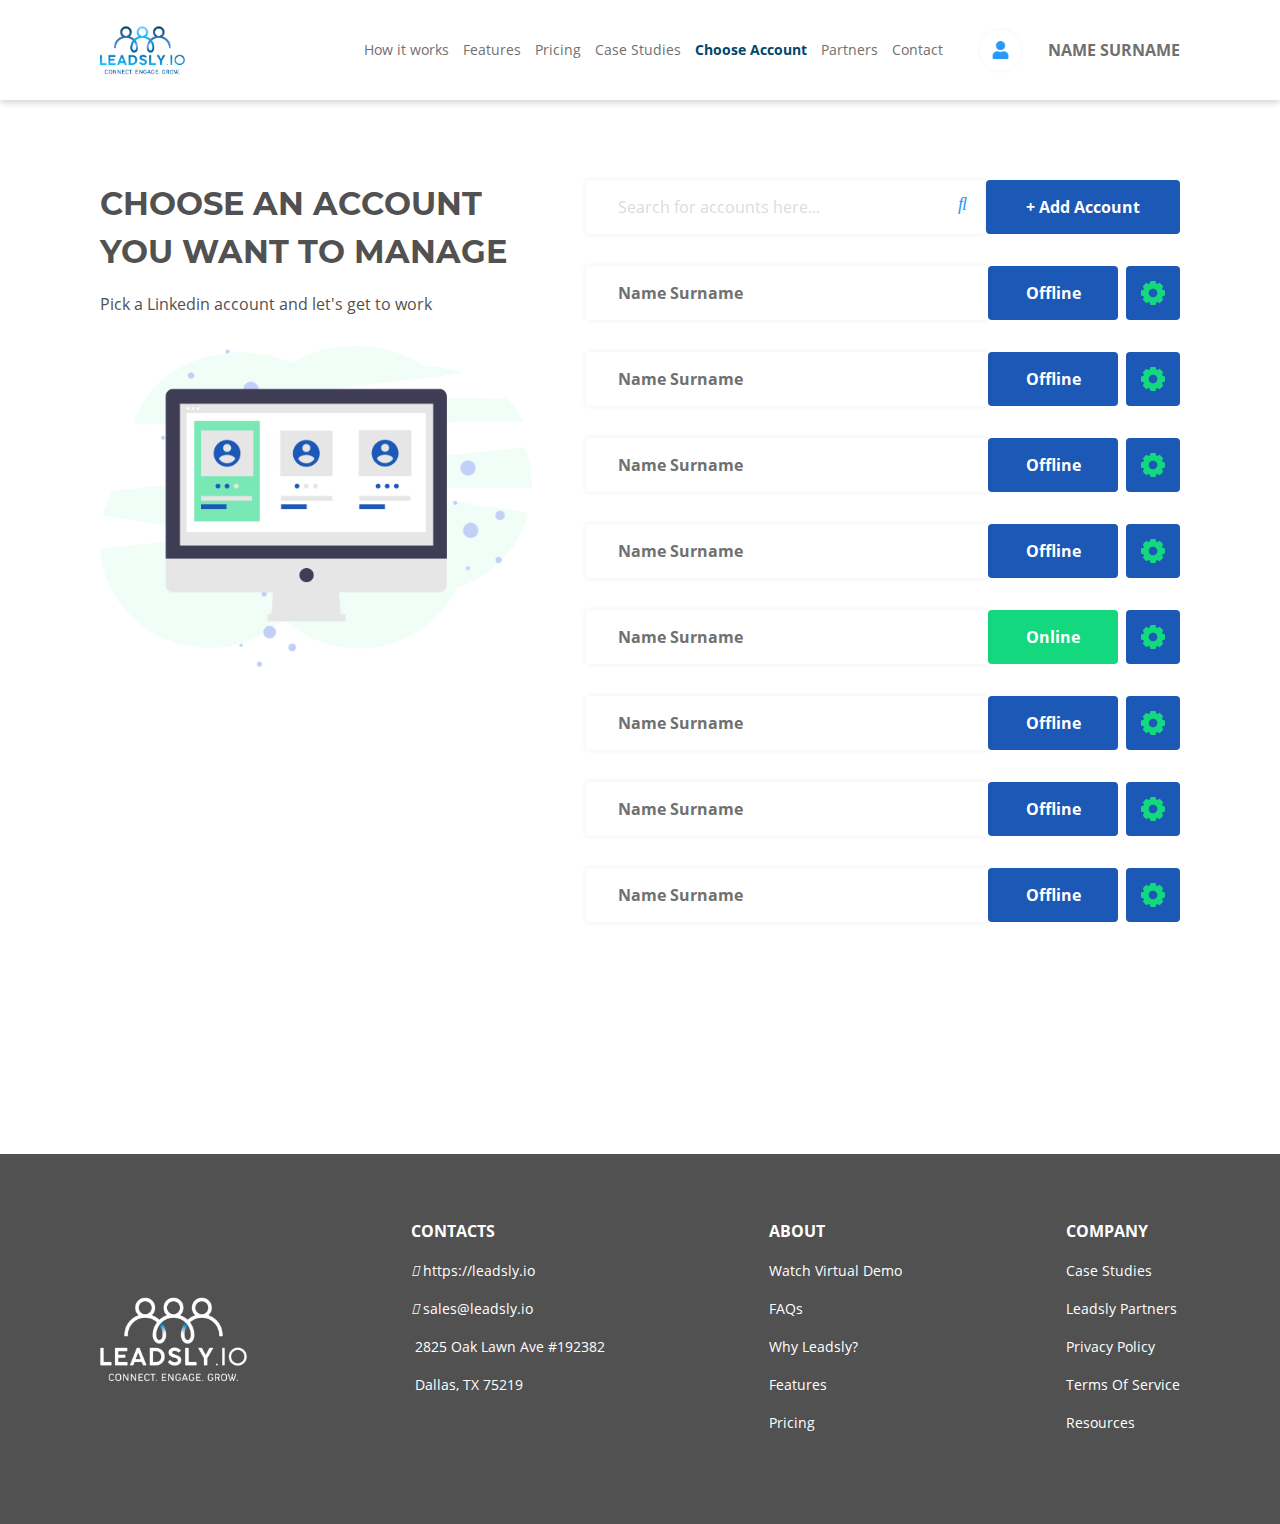
<file: choose-account.html>
<!DOCTYPE html>
<html lang="en">
<head>
    <meta charset="utf-8">
    <meta name="viewport" content="width=device-width, initial-scale=1, shrink-to-fit=no">
    <meta http-equiv="X-UA-Compatible" content="IE=edge">
    <meta name="description" content="">
    <meta name="author" content="">
    <title>Leadsly</title>
    <link rel="icon" href=""/>
    <link rel="stylesheet" href="https://pro.fontawesome.com/releases/v5.10.0/css/all.css" integrity="sha384-AYmEC3Yw5cVb3ZcuHtOA93w35dYTsvhLPVnYs9eStHfGJvOvKxVfELGroGkvsg+p" crossorigin="anonymous"/>
    <link rel="stylesheet" href="libs/css/bootstrap.min.css">
    <link rel="stylesheet" href="libs/css/font-awesome.css">
    <link rel="stylesheet" href="css/font.css">
    <link rel="stylesheet" href="css/main.css">
</head>
<body>
<nav class="home-header navbar navbar-expand-lg navbar-light">
    <div class="header-left">
        <a class="header-left-logo navbar-brand" href="index.html">
            <img src="img/logo-1.png">
        </a>
        <button class="navbar-toggler" type="button" data-toggle="collapse" data-target="#navbarSupportedContent">
            <span class="navbar-toggler-icon"></span>
        </button>
    </div>
    <div class="header-right collapse navbar-collapse nav-menu" id="navbarSupportedContent">
        <div class="menu-left">
            <ul>
                <li><a href="how-works.html">How it works</a></li>
                <li><a href="features.html">Features</a></li>
                <li><a href="pricing.html">Pricing</a></li>
                <li><a href="case-study.html">Case Studies</a></li>
                <li><a class="active" href="choose-account.html">Choose Account</a></li>
                <li><a href="partners.html">Partners</a></li>
                <li><a href="contact-us.html">Contact</a></li>
            </ul>
        </div>
        <div class="header-btns">
            <a><img class="header-btns-img" src="img/user-logo.png"></a>
            <a class="user-name">Name Surname</a>
        </div>
    </div>
</nav>
<section class="choose-account">
    <div class="choose-account-left">
        <p class="choose-text">Choose an account you want to manage</p>
        <p class="choose-text-2">Pick a Linkedin account and let's get to work</p>
        <img src="img/choose.png">
    </div>
    <div class="choose-account-right">
        <div class="choose-account-item">
            <div class="choose-search-block">
                <input placeholder="Search for accounts here..." class="choose-search">
                <i class="fas fa-search"></i>
            </div>
            <a class="add-account" data-toggle="modal" data-target="#addAccountModal">+ Add Account</a>
        </div>
        <div class="choose-account-item">
            <div class="choose-search-block-2">
                <a class="choose-user">Name Surname</a>
            </div>
            <div class="offline-block">
                <a class="offline-btn">Offline</a>
                <a class="set-btn"><img src="img/set.png"></a>
            </div>
        </div>
        <div class="choose-account-item">
            <div class="choose-search-block-2">
                <a class="choose-user">Name Surname</a>
            </div>
            <div class="offline-block">
                <a class="offline-btn">Offline</a>
                <a class="set-btn"><img src="img/set.png"></a>
            </div>
        </div>
        <div class="choose-account-item">
            <div class="choose-search-block-2">
                <a class="choose-user">Name Surname</a>
            </div>
            <div class="offline-block">
                <a class="offline-btn">Offline</a>
                <a class="set-btn"><img src="img/set.png"></a>
            </div>
        </div>
        <div class="choose-account-item">
            <div class="choose-search-block-2">
                <a class="choose-user">Name Surname</a>
            </div>
            <div class="offline-block">
                <a class="offline-btn">Offline</a>
                <a class="set-btn"><img src="img/set.png"></a>
            </div>
        </div>
        <div class="choose-account-item">
            <div class="choose-search-block-2">
                <a class="choose-user">Name Surname</a>
            </div>
            <div class="offline-block">
                <a class="online-btn" data-toggle="modal" data-target="#onlineOpenModal">Online</a>
                <a class="set-btn"><img src="img/set.png"></a>
            </div>
        </div>
        <div class="choose-account-item">
            <div class="choose-search-block-2">
                <a class="choose-user">Name Surname</a>
            </div>
            <div class="offline-block">
                <a class="offline-btn">Offline</a>
                <a class="set-btn"><img src="img/set.png"></a>
            </div>
        </div>
        <div class="choose-account-item">
            <div class="choose-search-block-2">
                <a class="choose-user">Name Surname</a>
            </div>
            <div class="offline-block">
                <a class="offline-btn">Offline</a>
                <a class="set-btn"><img src="img/set.png"></a>
            </div>
        </div>
        <div class="choose-account-item">
            <div class="choose-search-block-2">
                <a class="choose-user">Name Surname</a>
            </div>
            <div class="offline-block">
                <a class="offline-btn">Offline</a>
                <a class="set-btn"><img src="img/set.png"></a>
            </div>
        </div>
    </div>
</section>
<footer>
    <img src="img/logo-2.png">
    <div>
        <p class="foot-text">Contacts</p>
        <ul class="footer-ul">
            <li><a href=""><i class="fas fa-globe"></i>https://leadsly.io</a></li>
            <li><a href=""><i class="fas fa-envelope"></i>sales@leadsly.io</a></li>
            <li><a href=""><i class="fas fa-map-marker-alt"></i>2825 Oak Lawn Ave #192382</a></li>
            <li><a href=""><i class="fas fa-map-marker-alt"></i>Dallas, TX 75219</a></li>
        </ul>
    </div>
    <div>
        <p class="foot-text">ABOUT</p>
        <ul class="footer-ul">
            <li><a href="">Watch Virtual Demo</a></li>
            <li><a href="">FAQs</a></li>
            <li><a href="">Why Leadsly?</a></li>
            <li><a href="">Features</a></li>
            <li><a href="">Pricing</a></li>
        </ul>
    </div>
    <div>
        <p class="foot-text">COMPANY</p>
        <ul class="footer-ul">
            <li><a href="">Case Studies</a></li>
            <li><a href="">Leadsly Partners</a></li>
            <li><a href="">Privacy Policy</a></li>
            <li><a href="">Terms Of Service</a></li>
            <li><a href="">Resources</a></li>
        </ul>
    </div>
</footer>
<!-- Modal -->
<div class="modal fade online-open-modal" id="onlineOpenModal" tabindex="-1" role="dialog" aria-labelledby="onlineOpenModalTitle" aria-hidden="true">
    <div class="modal-dialog modal-dialog-centered" role="document">
        <div class="modal-content">
            <label>Change Your Personal information</label>
            <input placeholder="Name">
            <input placeholder="Surname">
            <div class="empty-line"></div>
            <label>Change password</label>
            <input placeholder="Old Password" type="password">
            <input placeholder="New Password" type="password">
            <input placeholder="Reenter New Password" type="password">
            <a>Save Changes</a>
        </div>
    </div>
</div>
<script src="libs/js/jquery-3.3.1.min.js"></script>
<script src="libs/js/bootstrap.min.js"></script>
<script src="js/main.js"></script>
</body>
</html>
</file>
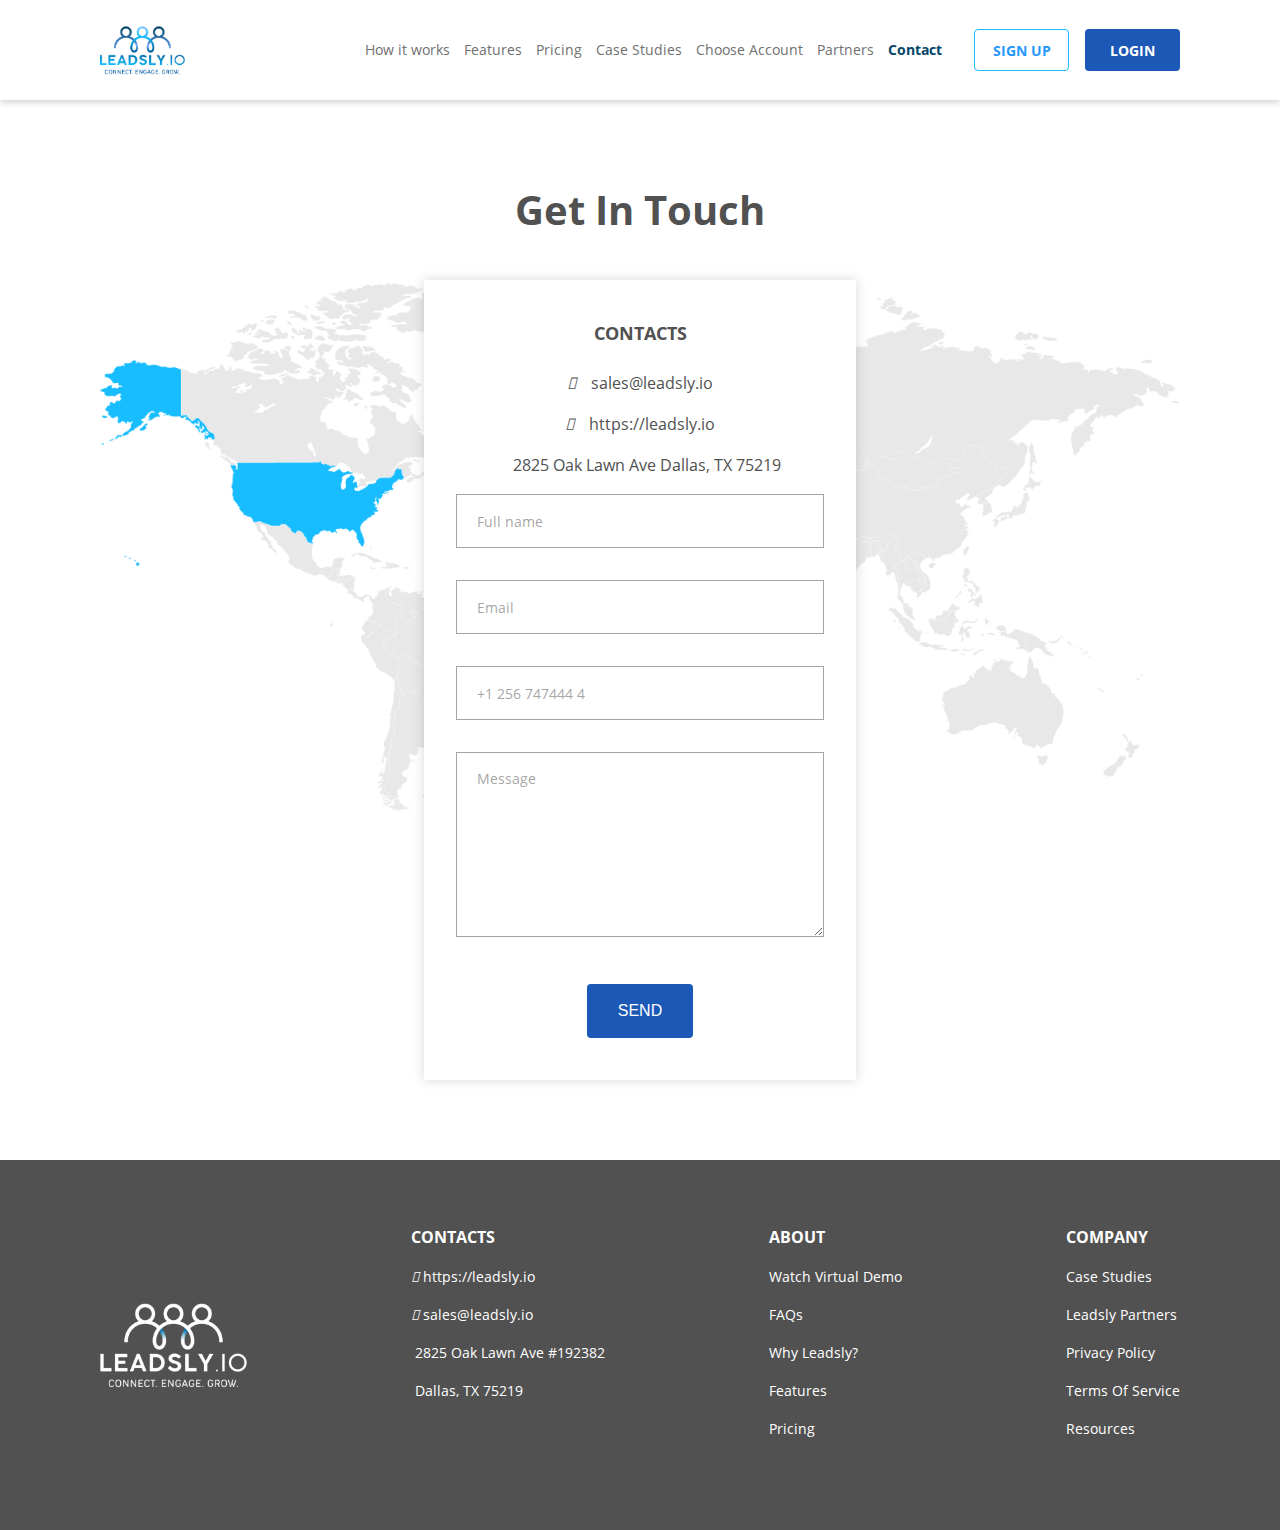
<file: contact-us.html>
<!DOCTYPE html>
<html lang="en">
<head>
    <meta charset="utf-8">
    <meta name="viewport" content="width=device-width, initial-scale=1, shrink-to-fit=no">
    <meta http-equiv="X-UA-Compatible" content="IE=edge">
    <meta name="description" content="">
    <meta name="author" content="">
    <title>Leadsly</title>
    <link rel="icon" href=""/>
    <link rel="stylesheet" href="https://pro.fontawesome.com/releases/v5.10.0/css/all.css" integrity="sha384-AYmEC3Yw5cVb3ZcuHtOA93w35dYTsvhLPVnYs9eStHfGJvOvKxVfELGroGkvsg+p" crossorigin="anonymous"/>
    <link rel="stylesheet" href="libs/css/bootstrap.min.css">
    <link rel="stylesheet" href="libs/css/font-awesome.css">
    <link rel="stylesheet" href="css/font.css">
    <link rel="stylesheet" href="css/main.css">
</head>
<body>
<nav class="home-header navbar navbar-expand-lg navbar-light">
    <div class="header-left">
        <a class="header-left-logo navbar-brand" href="index.html">
            <img src="img/logo-1.png">
        </a>
        <button class="navbar-toggler" type="button" data-toggle="collapse" data-target="#navbarSupportedContent">
            <span class="navbar-toggler-icon"></span>
        </button>
    </div>
    <div class="header-right collapse navbar-collapse nav-menu" id="navbarSupportedContent">
        <div class="menu-left">
            <ul>
                <li><a href="how-works.html">How it works</a></li>
                <li><a href="features.html">Features</a></li>
                <li><a href="pricing.html">Pricing</a></li>
                <li><a href="case-study.html">Case Studies</a></li>
                <li><a href="choose-account.html">Choose Account</a></li>
                <li><a href="partners.html">Partners</a></li>
                <li><a class="active" href="contact-us.html">Contact</a></li>
            </ul>
        </div>
        <div class="header-btns">
            <a class="header-sign-btn" href="register.html">Sign Up</a>
            <a class="header-create-btn" href="login.html">Login</a>
        </div>
    </div>
</nav>
<section class="map-content">
    <p class="map-content-text">Get In Touch</p>
    <div class="map-content-info">
        <img src="img/map.png">
       <form class="map-content-form">
           <p class="contacts-title">CONTACTS</p>
           <p class="contacts-text"><i class="fas fa-envelope"></i>sales@leadsly.io</p>
           <p class="contacts-text"><i class="fas fa-globe"></i>https://leadsly.io</p>
           <p class="contacts-text"><i class="fas fa-map-marker-alt"></i>2825 Oak Lawn Ave Dallas, TX 75219</p>
           <input class="contacts-input" placeholder="Full name">
           <input class="contacts-input" placeholder="Email">
           <input class="contacts-input" placeholder="+1 256 747444 4">
           <textarea class="contacts-textarea" placeholder="Message"></textarea>
           <a class="contacts-btn">Send</a>
       </form>
    </div>
</section>

<footer>
    <img src="img/logo-2.png">
    <div>
        <p class="foot-text">Contacts</p>
        <ul class="footer-ul">
            <li><a href=""><i class="fas fa-globe"></i>https://leadsly.io</a></li>
            <li><a href=""><i class="fas fa-envelope"></i>sales@leadsly.io</a></li>
            <li><a href=""><i class="fas fa-map-marker-alt"></i>2825 Oak Lawn Ave #192382</a></li>
            <li><a href=""><i class="fas fa-map-marker-alt"></i>Dallas, TX 75219</a></li>
        </ul>
    </div>
    <div>
        <p class="foot-text">ABOUT</p>
        <ul class="footer-ul">
            <li><a href="">Watch Virtual Demo</a></li>
            <li><a href="">FAQs</a></li>
            <li><a href="">Why Leadsly?</a></li>
            <li><a href="">Features</a></li>
            <li><a href="">Pricing</a></li>
        </ul>
    </div>
    <div>
        <p class="foot-text">COMPANY</p>
        <ul class="footer-ul">
            <li><a href="">Case Studies</a></li>
            <li><a href="">Leadsly Partners</a></li>
            <li><a href="">Privacy Policy</a></li>
            <li><a href="">Terms Of Service</a></li>
            <li><a href="">Resources</a></li>
        </ul>
    </div>

</footer>

<script src="libs/js/jquery-3.3.1.min.js"></script>
<script src="libs/js/bootstrap.min.js"></script>
<script src="js/main.js"></script>
</body>
</html>
</file>
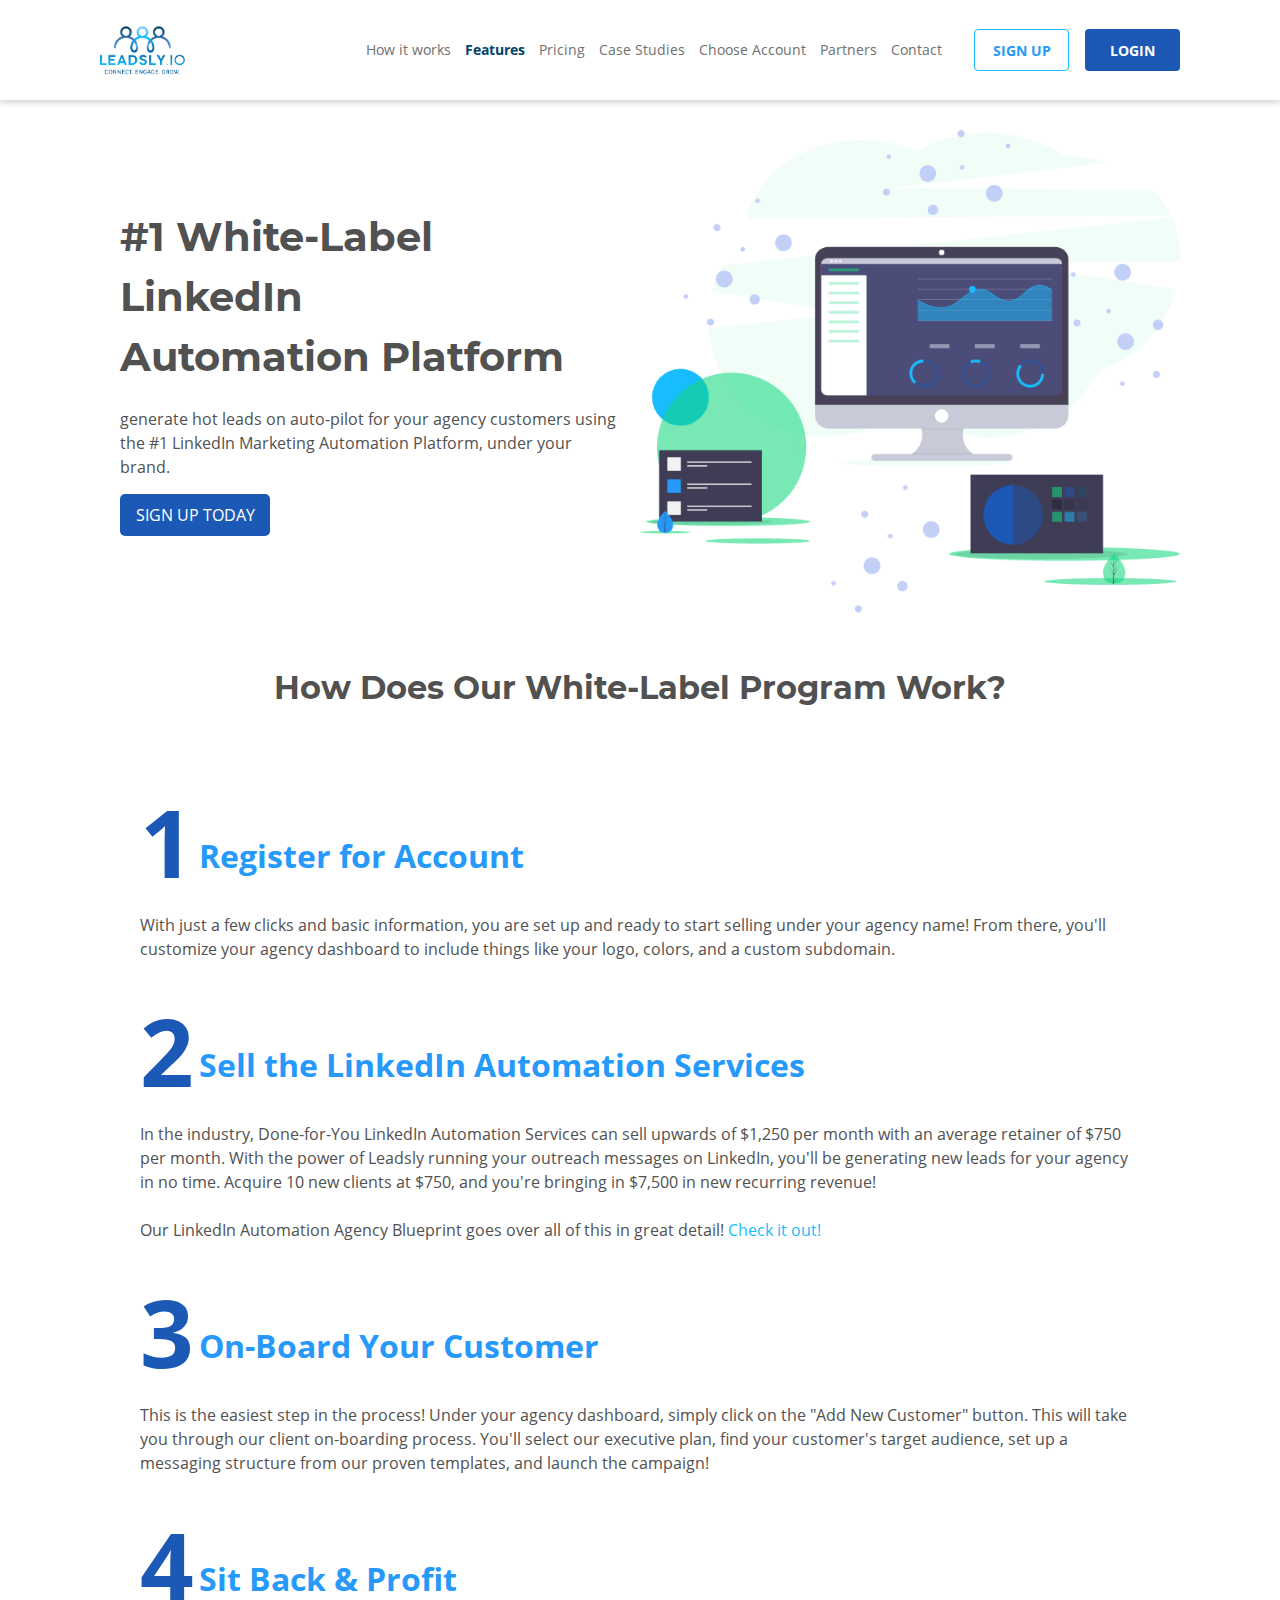
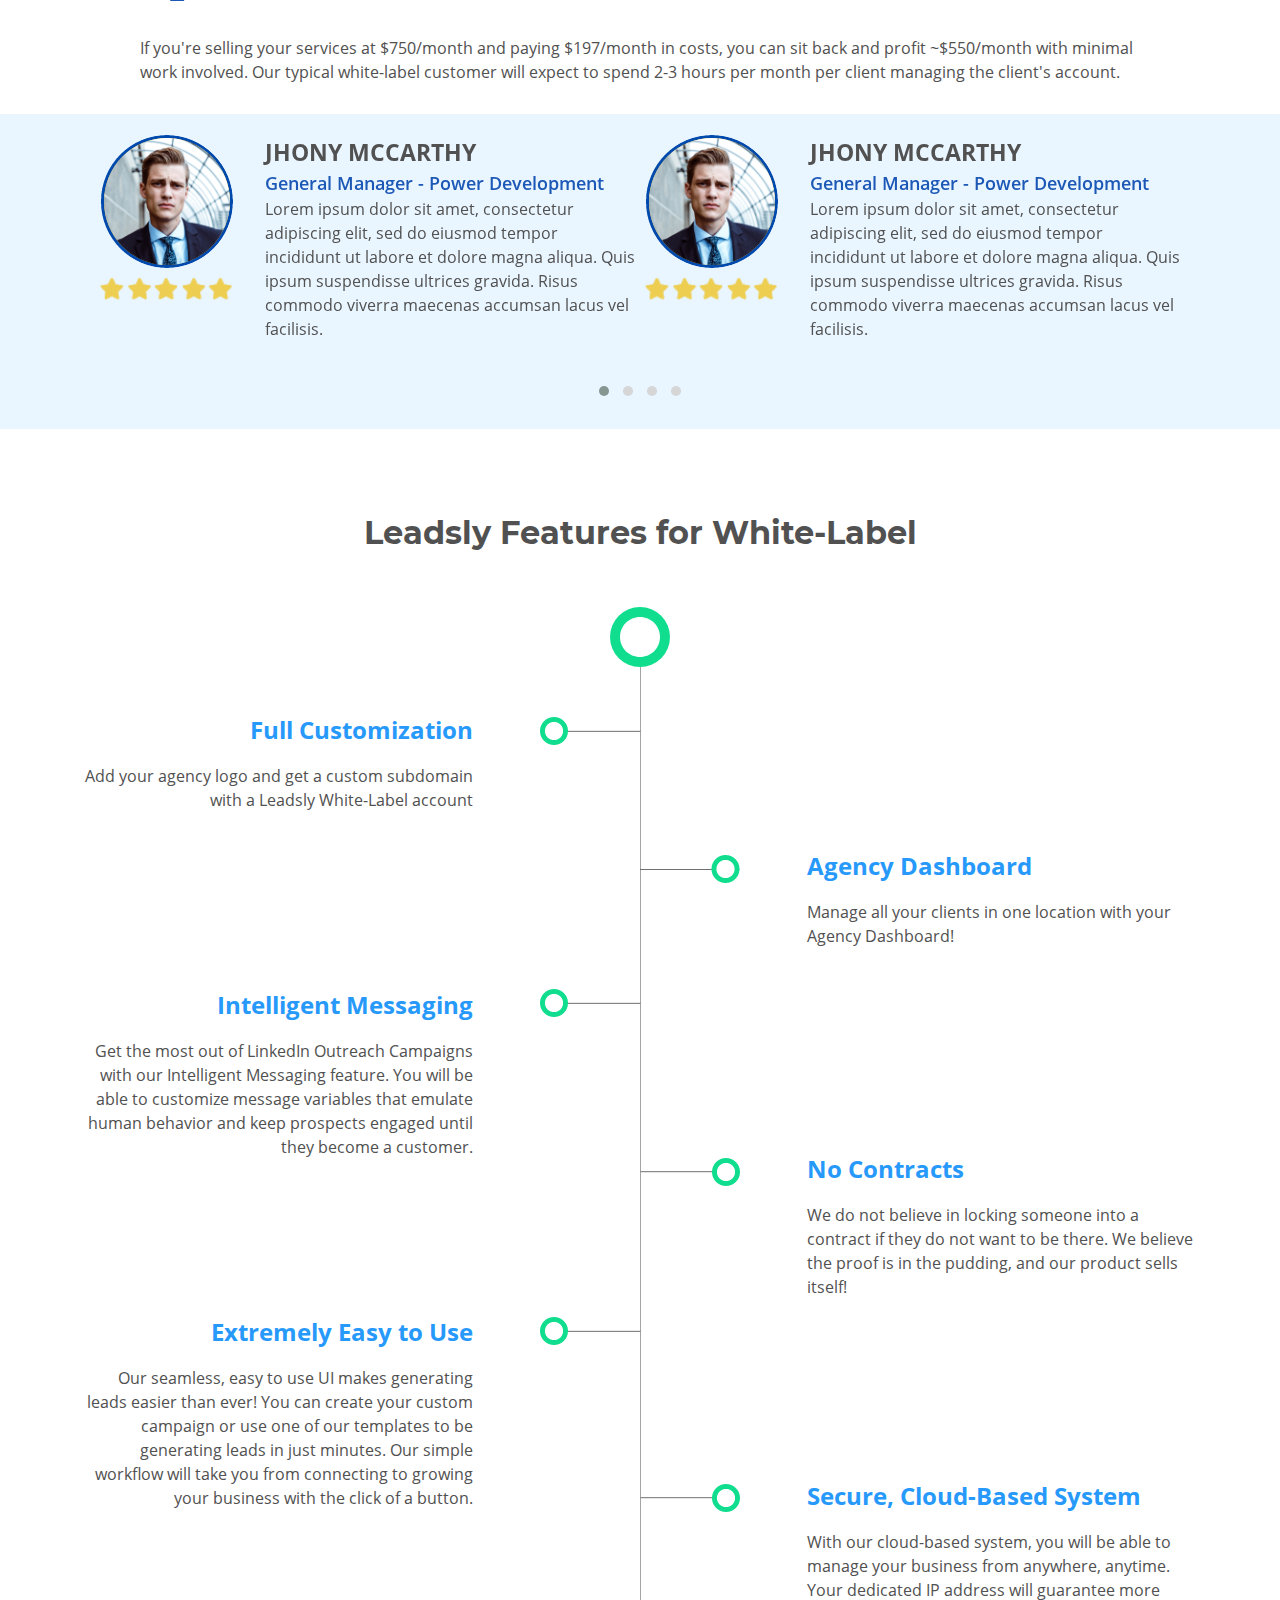
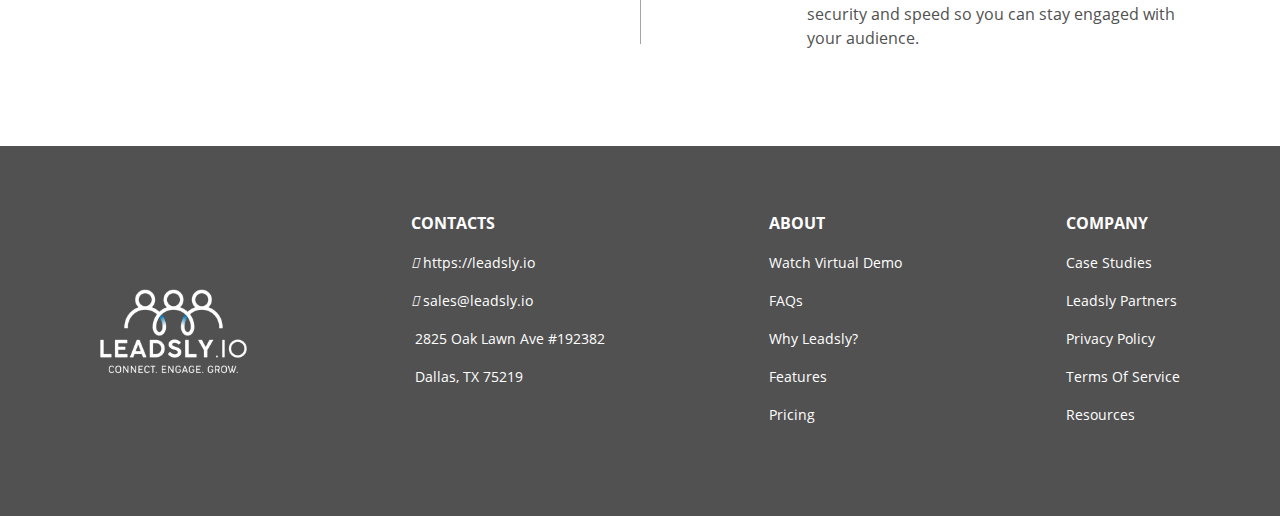
<file: features.html>
<!DOCTYPE html>
<html lang="en">
<head>
    <meta charset="utf-8">
    <meta name="viewport" content="width=device-width, initial-scale=1, shrink-to-fit=no">
    <meta http-equiv="X-UA-Compatible" content="IE=edge">
    <meta name="description" content="">
    <meta name="author" content="">
    <title>Leadsly</title>
    <link rel="icon" href=""/>
    <link rel="stylesheet" href="https://pro.fontawesome.com/releases/v5.10.0/css/all.css" integrity="sha384-AYmEC3Yw5cVb3ZcuHtOA93w35dYTsvhLPVnYs9eStHfGJvOvKxVfELGroGkvsg+p" crossorigin="anonymous"/>
    <link rel="stylesheet" href="libs/css/bootstrap.min.css">
    <link rel="stylesheet" href="libs/css/font-awesome.css">
    <link rel="stylesheet" href="libs/css/owl.theme.default.min.css">
    <link rel="stylesheet" href="libs/css/owl.carousel.min.css">
    <link rel="stylesheet" href="css/font.css">
    <link rel="stylesheet" href="css/main.css">
</head>
<body>
<nav class="home-header navbar navbar-expand-lg navbar-light">
    <div class="header-left">
        <a class="header-left-logo navbar-brand" href="index.html">
            <img src="img/logo-1.png">
        </a>
        <button class="navbar-toggler" type="button" data-toggle="collapse" data-target="#navbarSupportedContent">
            <span class="navbar-toggler-icon"></span>
        </button>
    </div>
    <div class="header-right collapse navbar-collapse nav-menu" id="navbarSupportedContent">
        <div class="menu-left">
            <ul>
                <li><a href="how-works.html">How it works</a></li>
                <li><a class="active" href="features.html">Features</a></li>
                <li><a href="pricing.html">Pricing</a></li>
                <li><a href="case-study.html">Case Studies</a></li>
                <li><a href="choose-account.html">Choose Account</a></li>
                <li><a href="partners.html">Partners</a></li>
                <li><a href="contact-us.html">Contact</a></li>
            </ul>
        </div>
        <div class="header-btns">
            <a class="header-sign-btn" href="register.html">Sign Up</a>
            <a class="header-create-btn" href="login.html">Login</a>
        </div>
    </div>
</nav>
<section class="white-label-section">
    <div class="white-label-left">
        <p class="white-title">#1 White-Label LinkedIn<br> Automation Platform </p>
        <p class="white-text">generate hot leads on auto-pilot for your agency customers using the #1 LinkedIn Marketing Automation Platform, under your brand.</p>
        <a class="white-btn">Sign Up Today</a>
    </div>
    <div class="white-label-right">
        <img src="img/white-bg.png">
    </div>
</section>
<section class="white-register-steps">
    <p class="white-text-1">How Does Our White-Label Program Work?</p>
    <div class="white-block-register">
        <div class="register-number">
            <p class="number">1</p>
            <p class="account">Register for Account</p>
        </div>
        <p class="register-number-text">
            With just a few clicks and basic information, you are set up and ready to start selling under your agency name!
            From there, you'll customize your agency dashboard to include things like your logo, colors, and a custom subdomain.
        </p>
        <div class="register-number">
            <p class="number">2</p>
            <p class="account">Sell the LinkedIn Automation Services</p>
        </div>
        <p class="register-number-text">
            In the industry, Done-for-You LinkedIn Automation Services can sell upwards of $1,250 per month with an average retainer of $750 per month.
            With the power of Leadsly running your outreach messages on LinkedIn, you'll be generating new leads for your agency in no time.
            Acquire 10 new clients at $750, and you're bringing in $7,500 in new recurring revenue! <br><br>
            Our LinkedIn Automation Agency Blueprint goes over all of this in great detail! <span>Check it out!</span>
        </p>
        <div class="register-number">
            <p class="number">3</p>
            <p class="account">On-Board Your Customer</p>
        </div>
        <p class="register-number-text">
            This is the easiest step in the process! Under your agency dashboard, simply click on the "Add New Customer" button.
            This will take you through our client on-boarding process.
            You'll select our executive plan, find your customer's target audience, set up a messaging structure from our proven templates, and launch the campaign!
        </p>
        <div class="register-number">
            <p class="number">4</p>
            <p class="account">Sit Back & Profit</p>
        </div>
        <p class="register-number-text">
            If you're selling your services at $750/month and paying $197/month in costs, you can sit back and profit ~$550/month with minimal work involved.
            Our typical white-label customer will expect to spend 2-3 hours per month per client managing the client's account.
        </p>
    </div>
</section>
<section class="section-carousel">
    <div class="owl-carousel owl-theme">
        <div class="item">
            <div class="item-block">
                <div class="item-block-left">
                    <img class="people" src="img/img-carousel.png">
                    <img src="img/stars.png">
                </div>
                <div class="item-block-right">
                    <p class="carousel-title">JHONY MCCARTHY</p>
                    <p class="carousel-text">General Manager - Power Development</p>
                    <p class="carousel-content">Lorem ipsum dolor sit amet, consectetur adipiscing elit, sed do eiusmod tempor incididunt ut labore et dolore magna aliqua.
                        Quis ipsum suspendisse ultrices gravida. Risus commodo viverra maecenas accumsan lacus vel facilisis.</p>
                </div>
            </div>
        </div>
        <div class="item">
            <div class="item-block">
                <div class="item-block-left">
                    <img class="people" src="img/img-carousel.png">
                    <img src="img/stars.png">
                </div>
                <div class="item-block-right">
                    <p class="carousel-title">JHONY MCCARTHY</p>
                    <p class="carousel-text">General Manager - Power Development</p>
                    <p class="carousel-content">Lorem ipsum dolor sit amet, consectetur adipiscing elit, sed do eiusmod tempor incididunt ut labore et dolore magna aliqua.
                        Quis ipsum suspendisse ultrices gravida. Risus commodo viverra maecenas accumsan lacus vel facilisis.</p>
                </div>
            </div>
        </div>
        <div class="item"><h4>3</h4></div>
        <div class="item"><h4>4</h4></div>
        <div class="item"><h4>5</h4></div>
        <div class="item"><h4>6</h4></div>
        <div class="item"><h4>7</h4></div>
        <div class="item"><h4>8</h4></div>
    </div>
</section>
<section class="features-block-white">
    <p class="features-block-title">Leadsly Features for White-Label</p>
    <div class="features-block-content">
        <div>
            <div class="full-text-block-1">
                <p class="full-customization">Full Customization</p>
                <p class="full-customization-text">Add your agency logo and get a custom subdomain with a Leadsly White-Label account</p>
            </div>
            <div class="full-text-block-3">
                <p class="full-customization">Intelligent Messaging</p>
                <p class="full-customization-text">
                    Get the most out of LinkedIn Outreach Campaigns with our Intelligent Messaging feature.
                    You will be able to customize message variables that emulate human behavior and keep prospects engaged until they become a customer.
                </p>
            </div>
            <div class="full-text-block-5">
                <p class="full-customization">Extremely Easy to Use</p>
                <p class="full-customization-text">
                    Our seamless, easy to use UI makes generating leads easier than ever!
                    You can create your custom campaign or use one of our templates to be generating leads in just minutes.
                    Our simple workflow will take you from connecting to growing your business with the click of a button.
                </p>
            </div>
        </div>
        <img src="img/big-bg.png">
        <div>
            <div class="full-text-block-2">
                <p class="full-customization">Agency Dashboard</p>
                <p class="full-customization-text">Manage all your clients in one location with your Agency Dashboard!</p>
            </div>
            <div class="full-text-block-4">
                <p class="full-customization">No Contracts</p>
                <p class="full-customization-text">We do not believe in locking someone into a contract if they do not want to be there. We believe the proof is in the pudding, and our product sells itself!</p>
            </div>
            <div class="full-text-block-6">
                <p class="full-customization">Secure, Cloud-Based System</p>
                <p class="full-customization-text">
                    With our cloud-based system, you will be able to manage your business from anywhere, anytime. Your dedicated IP address will guarantee more security and speed so you can stay engaged with your audience.
                </p>
            </div>
        </div>
    </div>
</section>
<footer>
    <img src="img/logo-2.png">
    <div>
        <p class="foot-text">Contacts</p>
        <ul class="footer-ul">
            <li><a href=""><i class="fas fa-globe"></i>https://leadsly.io</a></li>
            <li><a href=""><i class="fas fa-envelope"></i>sales@leadsly.io</a></li>
            <li><a href=""><i class="fas fa-map-marker-alt"></i>2825 Oak Lawn Ave #192382</a></li>
            <li><a href=""><i class="fas fa-map-marker-alt"></i>Dallas, TX 75219</a></li>
        </ul>
    </div>
    <div>
        <p class="foot-text">ABOUT</p>
        <ul class="footer-ul">
            <li><a href="">Watch Virtual Demo</a></li>
            <li><a href="">FAQs</a></li>
            <li><a href="">Why Leadsly?</a></li>
            <li><a href="">Features</a></li>
            <li><a href="">Pricing</a></li>
        </ul>
    </div>
    <div>
        <p class="foot-text">COMPANY</p>
        <ul class="footer-ul">
            <li><a href="">Case Studies</a></li>
            <li><a href="">Leadsly Partners</a></li>
            <li><a href="">Privacy Policy</a></li>
            <li><a href="">Terms Of Service</a></li>
            <li><a href="">Resources</a></li>
        </ul>
    </div>
</footer>

<script src="libs/js/jquery-3.3.1.min.js"></script>
<script src="libs/js/bootstrap.min.js"></script>
<script src="libs/js/owl.carousel.min.js"></script>
<script src="js/main.js"></script>
<script>
    $('.owl-carousel').owlCarousel({
        loop:true,
        margin:10,
        nav:true,
        responsive:{
            0:{
                items:1
            },
            992:{
                items:1
            },
            1000:{
                items:2
            }
        }
    })
</script>
</body>
</html>
</file>
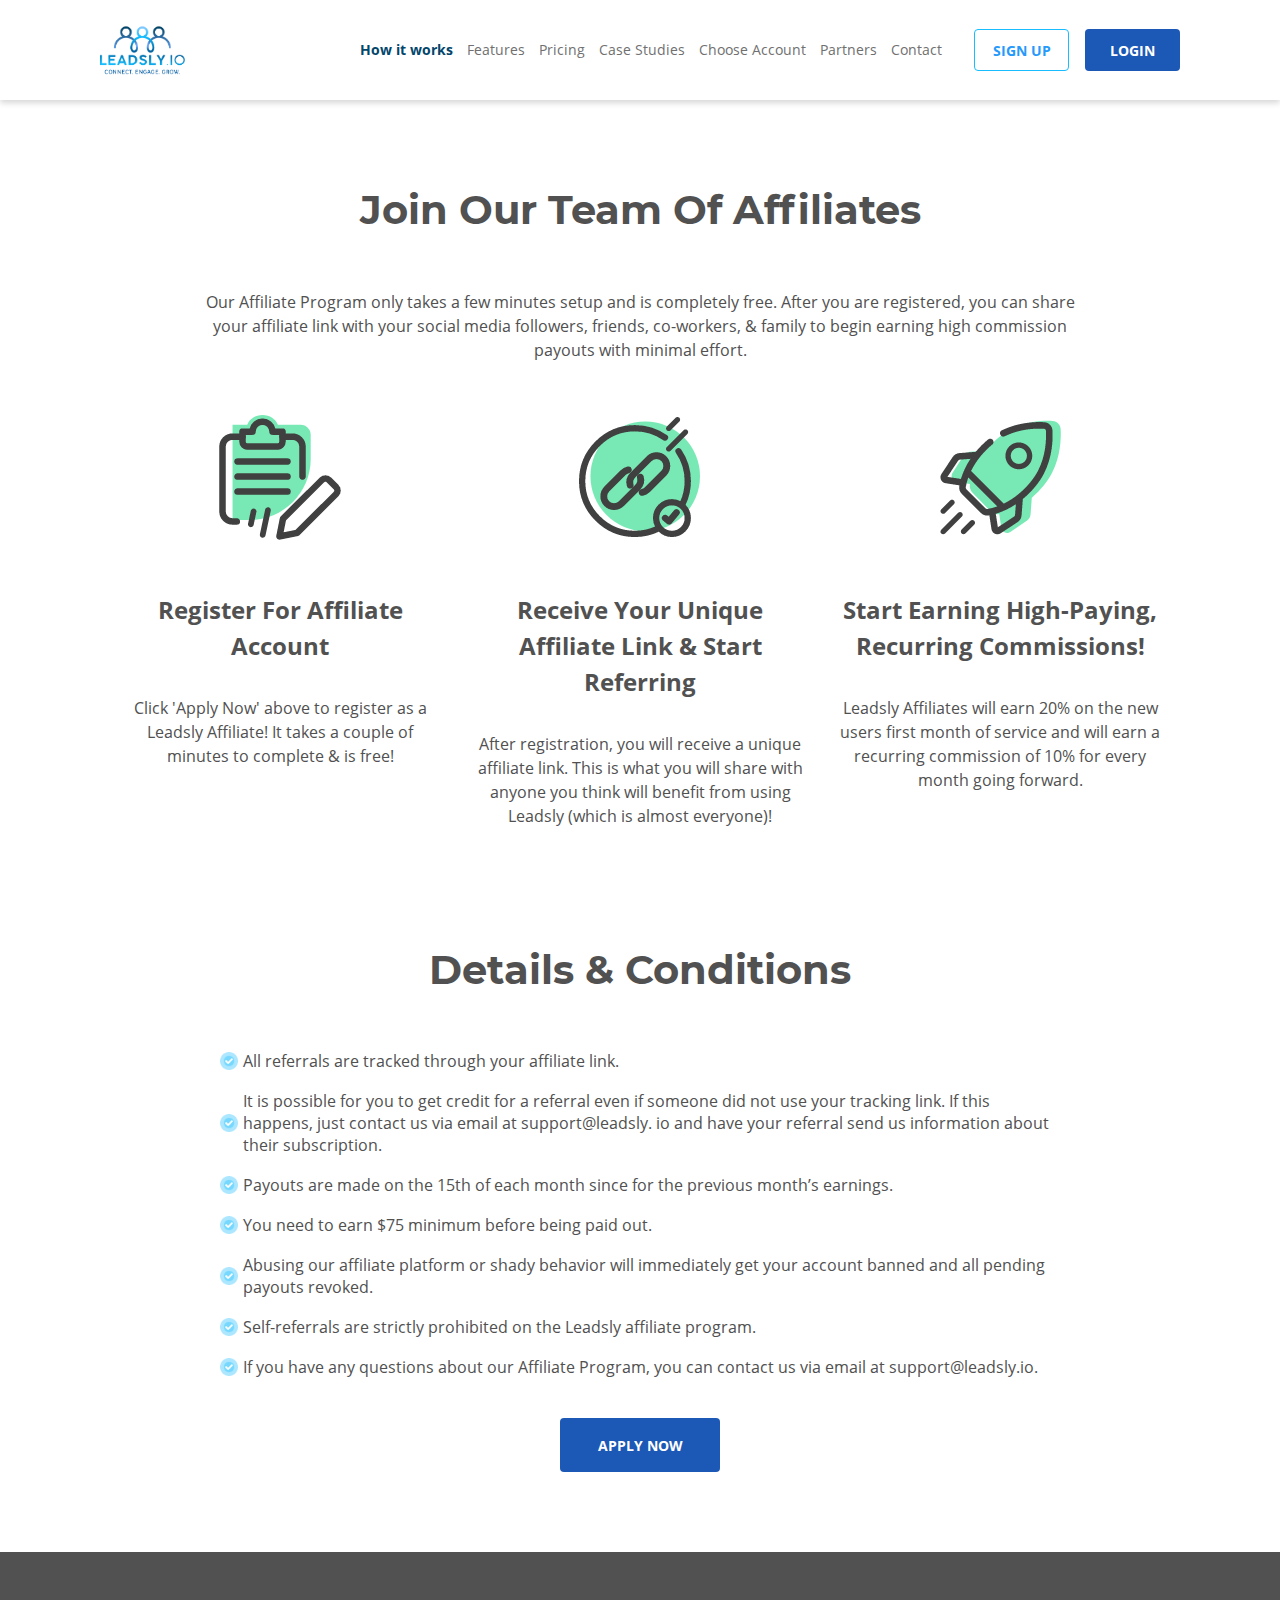
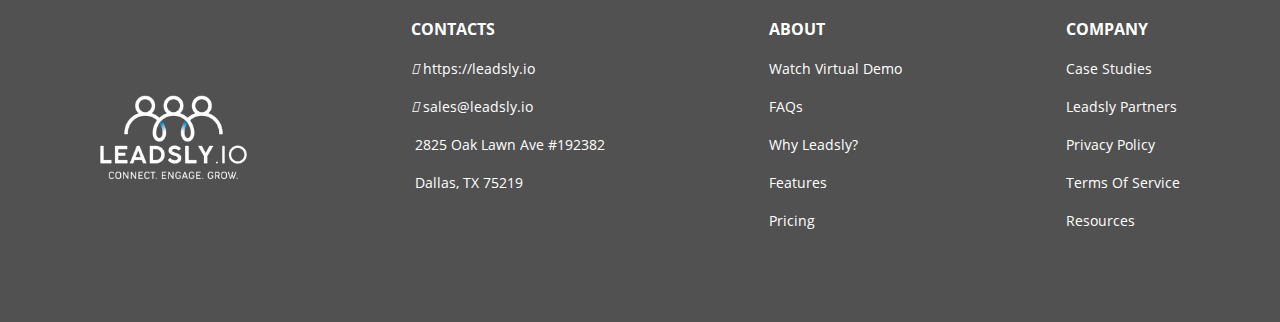
<file: how-works.html>
<!DOCTYPE html>
<html lang="en">
<head>
    <meta charset="utf-8">
    <meta name="viewport" content="width=device-width, initial-scale=1, shrink-to-fit=no">
    <meta http-equiv="X-UA-Compatible" content="IE=edge">
    <meta name="description" content="">
    <meta name="author" content="">
    <title>Leadsly</title>
    <link rel="icon" href=""/>
    <link rel="stylesheet" href="https://pro.fontawesome.com/releases/v5.10.0/css/all.css" integrity="sha384-AYmEC3Yw5cVb3ZcuHtOA93w35dYTsvhLPVnYs9eStHfGJvOvKxVfELGroGkvsg+p" crossorigin="anonymous"/>
    <link rel="stylesheet" href="libs/css/bootstrap.min.css">
    <link rel="stylesheet" href="libs/css/font-awesome.css">
    <link rel="stylesheet" href="css/font.css">
    <link rel="stylesheet" href="css/main.css">
</head>
<body>
<nav class="home-header navbar navbar-expand-lg navbar-light">
    <div class="header-left">
        <a class="header-left-logo navbar-brand" href="index.html">
            <img src="img/logo-1.png">
        </a>
        <button class="navbar-toggler" type="button" data-toggle="collapse" data-target="#navbarSupportedContent">
            <span class="navbar-toggler-icon"></span>
        </button>
    </div>
    <div class="header-right collapse navbar-collapse nav-menu" id="navbarSupportedContent">
        <div class="menu-left">
            <ul>
                <li><a class="active" href="how-works.html">How it works</a></li>
                <li><a href="features.html">Features</a></li>
                <li><a href="pricing.html">Pricing</a></li>
                <li><a href="case-study.html">Case Studies</a></li>
                <li><a href="choose-account.html">Choose Account</a></li>
                <li><a href="partners.html">Partners</a></li>
                <li><a href="contact-us.html">Contact</a></li>
            </ul>
        </div>
        <div class="header-btns">
            <a class="header-sign-btn" href="register.html">Sign Up</a>
            <a class="header-create-btn" href="login.html">Login</a>
        </div>
    </div>
</nav>
<section class="affiliates-block">
    <p class="partners-title">Join Our Team Of Affiliates</p>
    <p class="partners-text-2">
        Our Affiliate Program only takes a few minutes setup and is completely free.
        After you are registered, you can share your affiliate link with your social media followers, friends, co-workers, & family to begin earning high commission payouts with minimal effort.
    </p>
    <div class="affiliates-content">
        <div class="affiliates-item">
            <img src="img/aff-3.png">
            <p class="affiliates-text-1">Register For Affiliate Account</p>
            <p class="affiliates-text-2">Click 'Apply Now' above to register as a Leadsly Affiliate! It takes a couple of minutes to complete & is free!</p>
        </div>
        <div class="affiliates-item">
            <img src="img/aff-2.png">
            <p class="affiliates-text-1">Receive Your Unique Affiliate Link & Start Referring</p>
            <p class="affiliates-text-2">After registration, you will receive a unique affiliate link. This is what you will share with anyone you think will benefit from using Leadsly (which is almost everyone)!</p>
        </div>
        <div class="affiliates-item">
            <img src="img/aff-1.png">
            <p class="affiliates-text-1">Start Earning High-Paying, Recurring Commissions!</p>
            <p class="affiliates-text-2">Leadsly Affiliates will earn 20% on the new users first month of service and will earn a recurring commission of 10% for every month going forward.</p>
        </div>
    </div>
    <p class="partners-title">Details & Conditions</p>
    <ul class="lead-text-3">
        <li>
            <img src="img/check.png">
            <p>All referrals are tracked through your affiliate link.</p>
        </li>
        <li>
            <img src="img/check.png">
            <p>
                It is possible for you to get credit for a referral even if someone did not use your tracking link. If this happens, just contact us via email at support@leadsly.
                io and have your referral send us information about their subscription.
            </p>
        </li>
        <li>
            <img src="img/check.png">
            <p>Payouts are made on the 15th of each month since for the previous month’s earnings.</p>
        </li>
        <li>
            <img src="img/check.png">
            <p>You need to earn $75 minimum before being paid out.</p>
        </li>
        <li>
            <img src="img/check.png">
            <p>Abusing our affiliate platform or shady behavior will immediately get your account banned and all pending payouts revoked.</p>
        </li>
        <li>
            <img src="img/check.png">
            <p> Self-referrals are strictly prohibited on the Leadsly affiliate program.</p>
        </li>
        <li>
            <img src="img/check.png">
            <p>If you have any questions about our Affiliate Program, you can contact us via email at support@leadsly.io.</p>
        </li>
    </ul>
    <a class="aff-apply-now">Apply Now</a>

</section>

<footer>
    <img src="img/logo-2.png">
    <div>
        <p class="foot-text">Contacts</p>
        <ul class="footer-ul">
            <li><a href=""><i class="fas fa-globe"></i>https://leadsly.io</a></li>
            <li><a href=""><i class="fas fa-envelope"></i>sales@leadsly.io</a></li>
            <li><a href=""><i class="fas fa-map-marker-alt"></i>2825 Oak Lawn Ave #192382</a></li>
            <li><a href=""><i class="fas fa-map-marker-alt"></i>Dallas, TX 75219</a></li>
        </ul>
    </div>
    <div>
        <p class="foot-text">ABOUT</p>
        <ul class="footer-ul">
            <li><a href="">Watch Virtual Demo</a></li>
            <li><a href="">FAQs</a></li>
            <li><a href="">Why Leadsly?</a></li>
            <li><a href="">Features</a></li>
            <li><a href="">Pricing</a></li>
        </ul>
    </div>
    <div>
        <p class="foot-text">COMPANY</p>
        <ul class="footer-ul">
            <li><a href="">Case Studies</a></li>
            <li><a href="">Leadsly Partners</a></li>
            <li><a href="">Privacy Policy</a></li>
            <li><a href="">Terms Of Service</a></li>
            <li><a href="">Resources</a></li>
        </ul>
    </div>

</footer>

<script src="libs/js/jquery-3.3.1.min.js"></script>
<script src="libs/js/bootstrap.min.js"></script>
<script src="js/main.js"></script>
</body>
</html>
</file>
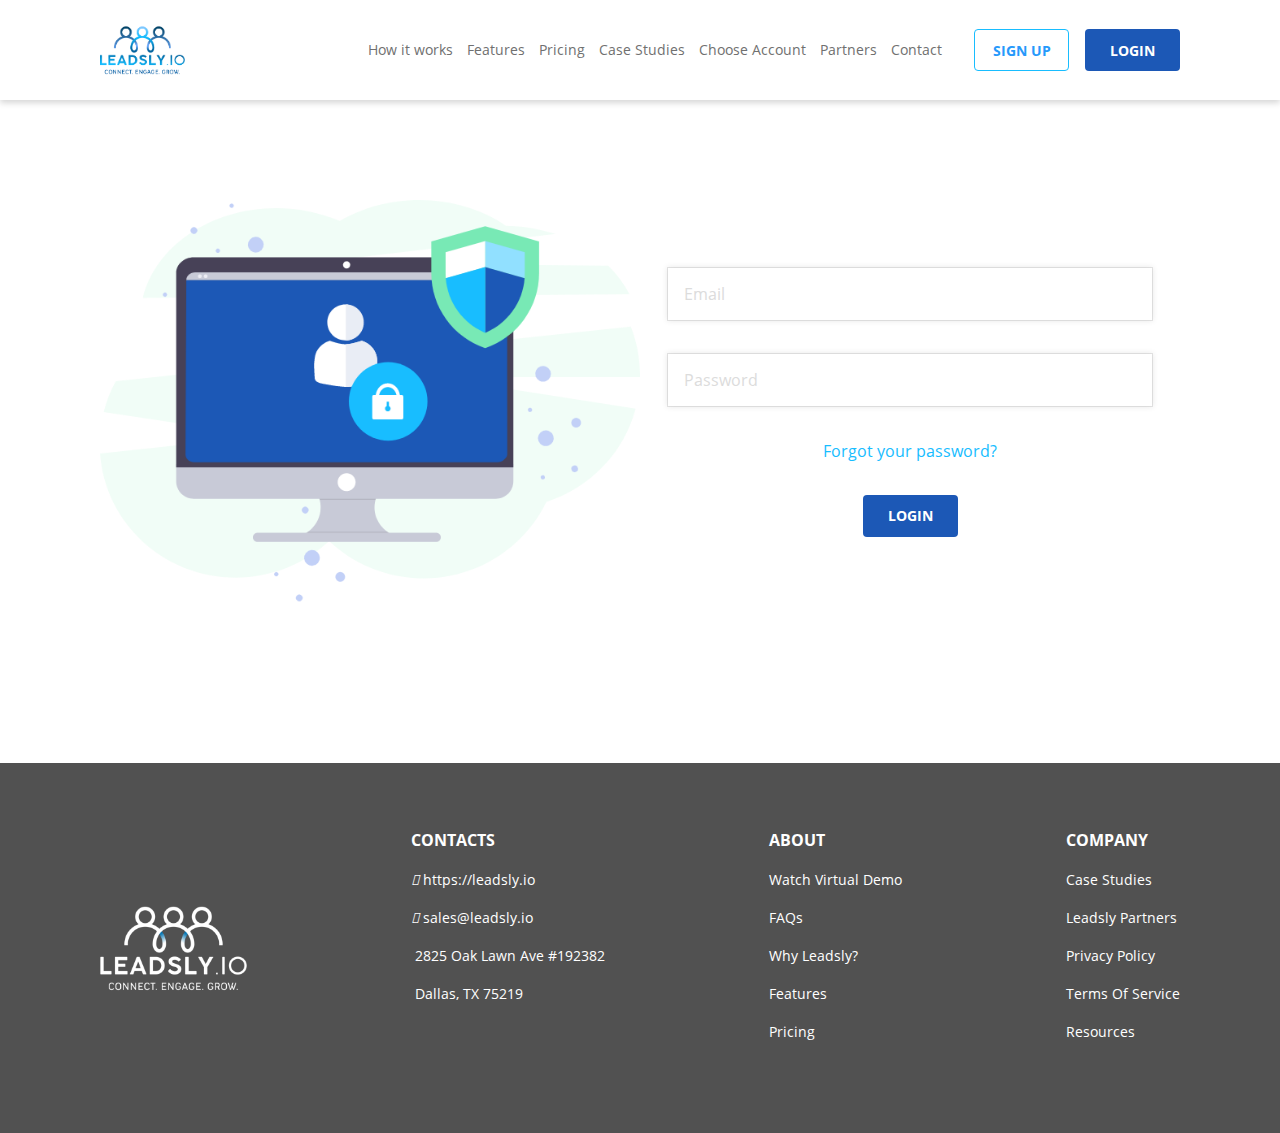
<file: login.html>
<!DOCTYPE html>
<html lang="en">
<head>
    <meta charset="utf-8">
    <meta name="viewport" content="width=device-width, initial-scale=1, shrink-to-fit=no">
    <meta http-equiv="X-UA-Compatible" content="IE=edge">
    <meta name="description" content="">
    <meta name="author" content="">
    <title>Leadsly</title>
    <link rel="icon" href=""/>
    <link rel="stylesheet" href="https://pro.fontawesome.com/releases/v5.10.0/css/all.css" integrity="sha384-AYmEC3Yw5cVb3ZcuHtOA93w35dYTsvhLPVnYs9eStHfGJvOvKxVfELGroGkvsg+p" crossorigin="anonymous"/>
    <link rel="stylesheet" href="libs/css/bootstrap.min.css">
    <link rel="stylesheet" href="libs/css/font-awesome.css">
    <link rel="stylesheet" href="css/font.css">
    <link rel="stylesheet" href="css/main.css">
</head>
<body>
<nav class="home-header navbar navbar-expand-lg navbar-light">
    <div class="header-left">
        <a class="header-left-logo navbar-brand" href="index.html">
            <img src="img/logo-1.png">
        </a>
        <button class="navbar-toggler" type="button" data-toggle="collapse" data-target="#navbarSupportedContent">
            <span class="navbar-toggler-icon"></span>
        </button>
    </div>
    <div class="header-right collapse navbar-collapse nav-menu" id="navbarSupportedContent">
        <div class="menu-left">
            <ul>
                <li><a href="how-works.html">How it works</a></li>
                <li><a href="features.html">Features</a></li>
                <li><a href="pricing.html">Pricing</a></li>
                <li><a href="case-study.html">Case Studies</a></li>
                <li><a href="choose-account.html">Choose Account</a></li>
                <li><a href="partners.html">Partners</a></li>
                <li><a href="contact-us.html">Contact</a></li>
            </ul>
        </div>
        <div class="header-btns">
            <a class="header-sign-btn active" href="register.html">Sign Up</a>
            <a class="header-create-btn" href="login.html">Login</a>
        </div>
</div>
</nav>
<section class="login-content">
    <div class="login-content-left">
        <img src="img/filter-4.png">
    </div>
    <form class="login-content-right">
        <input class="login-input" placeholder="Email">
        <input class="login-input" placeholder="Password">
        <a class="forgot-password">Forgot your password?</a>
        <a class="header-create-btn" href="login.html">Login</a>
    </form>
</section>

<footer>
    <img src="img/logo-2.png">
    <div>
        <p class="foot-text">Contacts</p>
        <ul class="footer-ul">
            <li><a href=""><i class="fas fa-globe"></i>https://leadsly.io</a></li>
            <li><a href=""><i class="fas fa-envelope"></i>sales@leadsly.io</a></li>
            <li><a href=""><i class="fas fa-map-marker-alt"></i>2825 Oak Lawn Ave #192382</a></li>
            <li><a href=""><i class="fas fa-map-marker-alt"></i>Dallas, TX 75219</a></li>
        </ul>
    </div>
    <div>
        <p class="foot-text">ABOUT</p>
        <ul class="footer-ul">
            <li><a href="">Watch Virtual Demo</a></li>
            <li><a href="">FAQs</a></li>
            <li><a href="">Why Leadsly?</a></li>
            <li><a href="">Features</a></li>
            <li><a href="">Pricing</a></li>
        </ul>
    </div>
    <div>
        <p class="foot-text">COMPANY</p>
        <ul class="footer-ul">
            <li><a href="">Case Studies</a></li>
            <li><a href="">Leadsly Partners</a></li>
            <li><a href="">Privacy Policy</a></li>
            <li><a href="">Terms Of Service</a></li>
            <li><a href="">Resources</a></li>
        </ul>
    </div>

</footer>

<script src="libs/js/jquery-3.3.1.min.js"></script>
<script src="libs/js/bootstrap.min.js"></script>
<script src="js/main.js"></script>
</body>
</html>
</file>
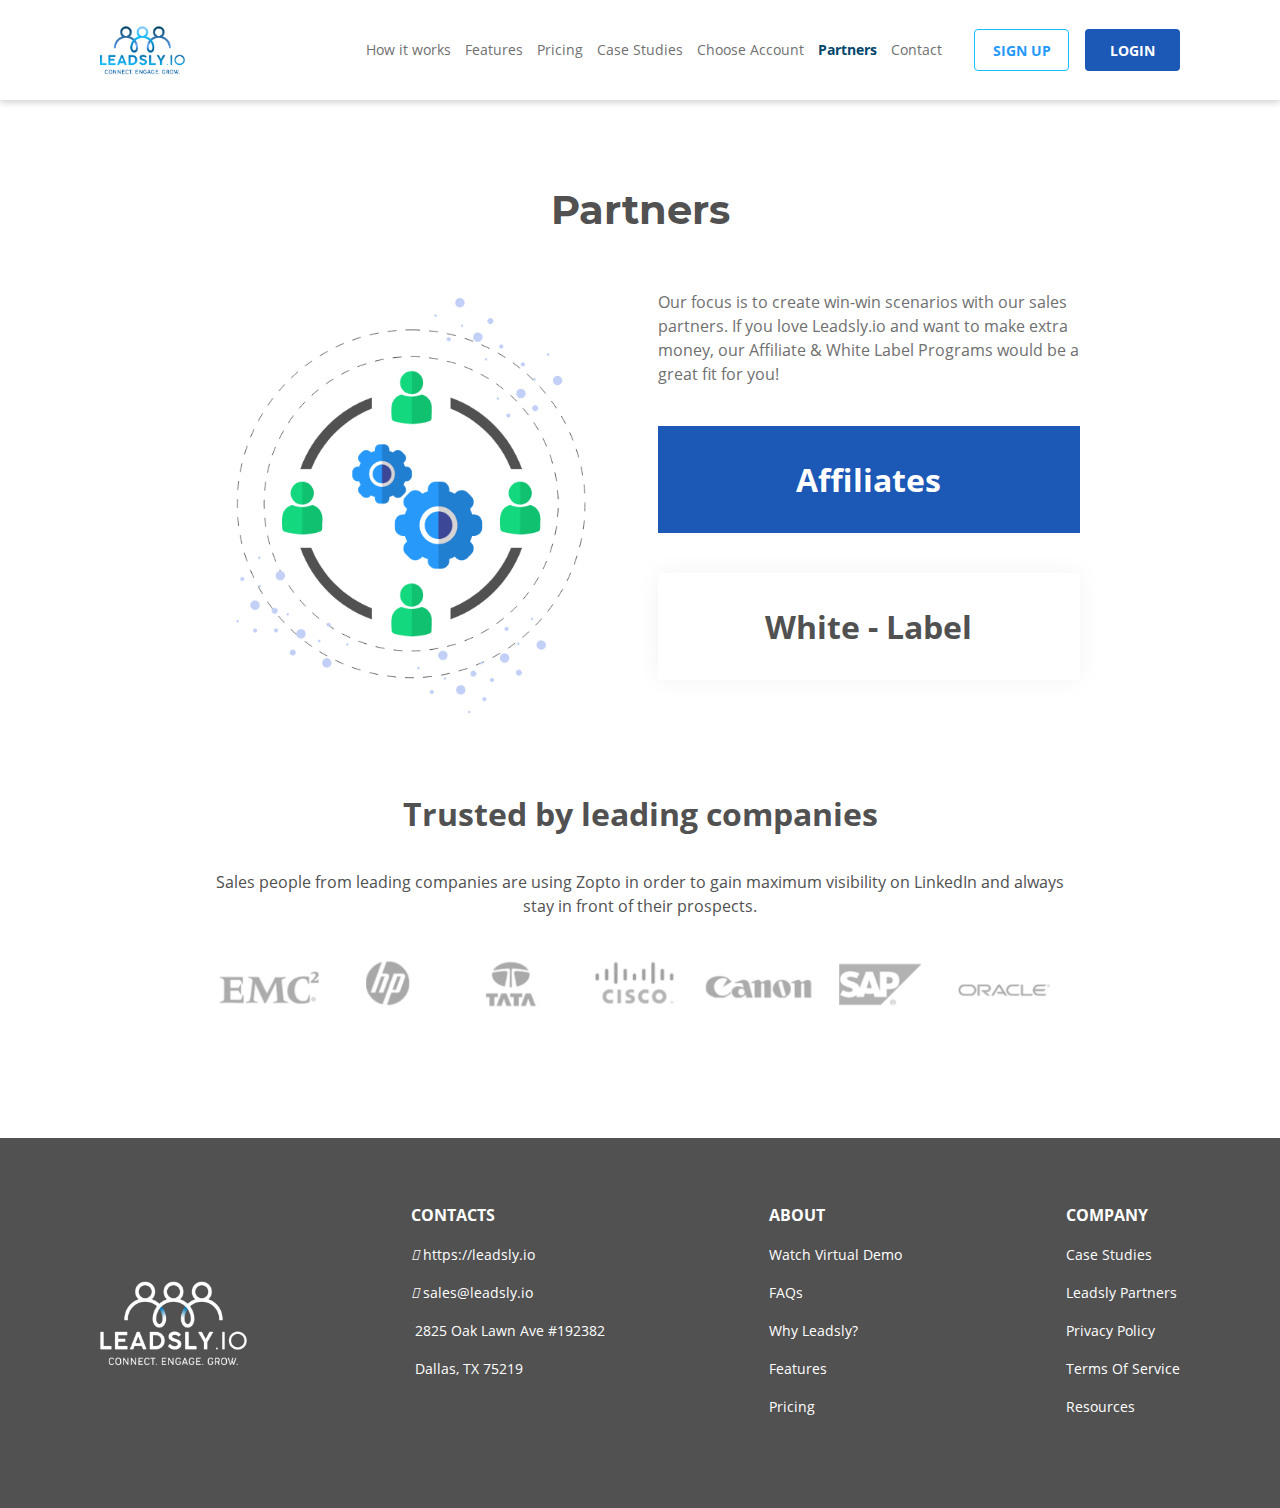
<file: partners.html>
<!DOCTYPE html>
<html lang="en">
<head>
    <meta charset="utf-8">
    <meta name="viewport" content="width=device-width, initial-scale=1, shrink-to-fit=no">
    <meta http-equiv="X-UA-Compatible" content="IE=edge">
    <meta name="description" content="">
    <meta name="author" content="">
    <title>Leadsly</title>
    <link rel="icon" href=""/>
    <link rel="stylesheet" href="https://pro.fontawesome.com/releases/v5.10.0/css/all.css" integrity="sha384-AYmEC3Yw5cVb3ZcuHtOA93w35dYTsvhLPVnYs9eStHfGJvOvKxVfELGroGkvsg+p" crossorigin="anonymous"/>
    <link rel="stylesheet" href="libs/css/bootstrap.min.css">
    <link rel="stylesheet" href="libs/css/font-awesome.css">
    <link rel="stylesheet" href="css/font.css">
    <link rel="stylesheet" href="css/main.css">
</head>
<body>
<nav class="home-header navbar navbar-expand-lg navbar-light">
    <div class="header-left">
        <a class="header-left-logo navbar-brand" href="index.html">
            <img src="img/logo-1.png">
        </a>
        <button class="navbar-toggler" type="button" data-toggle="collapse" data-target="#navbarSupportedContent">
            <span class="navbar-toggler-icon"></span>
        </button>
    </div>
    <div class="header-right collapse navbar-collapse nav-menu" id="navbarSupportedContent">
        <div class="menu-left">
            <ul>
                <li><a href="how-works.html">How it works</a></li>
                <li><a href="features.html">Features</a></li>
                <li><a href="pricing.html">Pricing</a></li>
                <li><a href="case-study.html">Case Studies</a></li>
                <li><a href="choose-account.html">Choose Account</a></li>
                <li><a class="active" href="partners.html">Partners</a></li>
                <li><a href="contact-us.html">Contact</a></li>
            </ul>
        </div>
        <div class="header-btns">
            <a class="header-sign-btn" href="register.html">Sign Up</a>
            <a class="header-create-btn" href="login.html">Login</a>
        </div>
    </div>
</nav>
<section class="partners-block">
    <p class="partners-title">Partners</p>
    <div class="partners-content">
        <div class="partners-content-left">
            <img src="img/partners.png">
        </div>
        <div class="partners-content-right">
            <p class="partners-text-3">
                Our focus is to create win-win scenarios with our sales partners. If you love Leadsly.io and want to make extra money, our Affiliate & White Label Programs would be a great fit for you!
            </p>
            <a class="affiliates-btn" href="how-works.html">Affiliates</a>
            <a class="white-label-btn">White - Label</a>
        </div>
    </div>
    <div>
        <p class="partners-text-1">Trusted by leading companies</p>
        <p class="partners-text-2">Sales people from leading companies are using Zopto in order to gain maximum visibility on LinkedIn and always stay in front of their prospects.</p>
        <img class="partners-logo" src="img/partners-logo.png">
    </div>
</section>

<footer>
    <img src="img/logo-2.png">
    <div>
        <p class="foot-text">Contacts</p>
        <ul class="footer-ul">
            <li><a href=""><i class="fas fa-globe"></i>https://leadsly.io</a></li>
            <li><a href=""><i class="fas fa-envelope"></i>sales@leadsly.io</a></li>
            <li><a href=""><i class="fas fa-map-marker-alt"></i>2825 Oak Lawn Ave #192382</a></li>
            <li><a href=""><i class="fas fa-map-marker-alt"></i>Dallas, TX 75219</a></li>
        </ul>
    </div>
    <div>
        <p class="foot-text">ABOUT</p>
        <ul class="footer-ul">
            <li><a href="">Watch Virtual Demo</a></li>
            <li><a href="">FAQs</a></li>
            <li><a href="">Why Leadsly?</a></li>
            <li><a href="">Features</a></li>
            <li><a href="">Pricing</a></li>
        </ul>
    </div>
    <div>
        <p class="foot-text">COMPANY</p>
        <ul class="footer-ul">
            <li><a href="">Case Studies</a></li>
            <li><a href="">Leadsly Partners</a></li>
            <li><a href="">Privacy Policy</a></li>
            <li><a href="">Terms Of Service</a></li>
            <li><a href="">Resources</a></li>
        </ul>
    </div>

</footer>

<script src="libs/js/jquery-3.3.1.min.js"></script>
<script src="libs/js/bootstrap.min.js"></script>
<script src="js/main.js"></script>
</body>
</html>
</file>
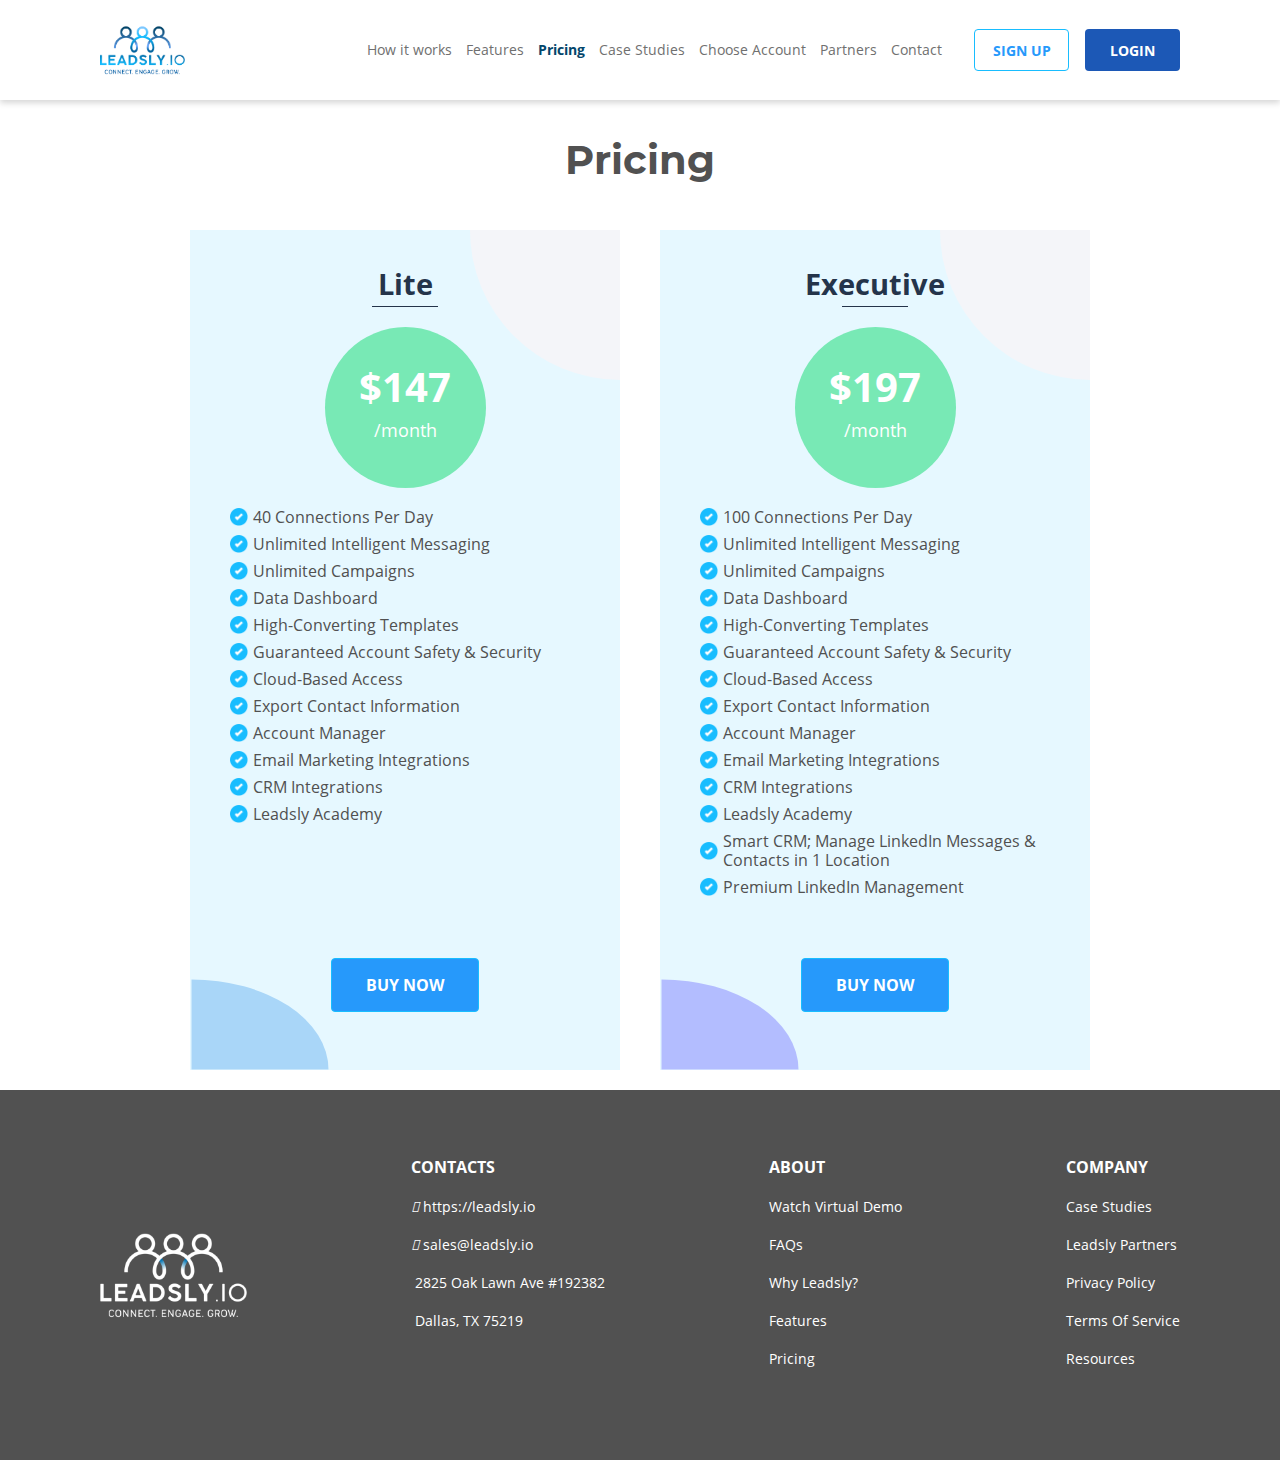
<file: pricing.html>
<!DOCTYPE html>
<html lang="en">
<head>
    <meta charset="utf-8">
    <meta name="viewport" content="width=device-width, initial-scale=1, shrink-to-fit=no">
    <meta http-equiv="X-UA-Compatible" content="IE=edge">
    <meta name="description" content="">
    <meta name="author" content="">
    <title>Leadsly</title>
    <link rel="icon" href=""/>
    <link rel="stylesheet" href="https://pro.fontawesome.com/releases/v5.10.0/css/all.css" integrity="sha384-AYmEC3Yw5cVb3ZcuHtOA93w35dYTsvhLPVnYs9eStHfGJvOvKxVfELGroGkvsg+p" crossorigin="anonymous"/>
    <link rel="stylesheet" href="libs/css/bootstrap.min.css">
    <link rel="stylesheet" href="libs/css/font-awesome.css">
    <link rel="stylesheet" href="css/font.css">
    <link rel="stylesheet" href="css/main.css">
</head>
<body>
<nav class="home-header navbar navbar-expand-lg navbar-light">
    <div class="header-left">
        <a class="header-left-logo navbar-brand" href="index.html">
            <img src="img/logo-1.png">
        </a>
        <button class="navbar-toggler" type="button" data-toggle="collapse" data-target="#navbarSupportedContent">
            <span class="navbar-toggler-icon"></span>
        </button>
    </div>
    <div class="header-right collapse navbar-collapse nav-menu" id="navbarSupportedContent">
        <div class="menu-left">
            <ul>
                <li><a href="how-works.html">How it works</a></li>
                <li><a href="features.html">Features</a></li>
                <li><a class="active" href="pricing.html">Pricing</a></li>
                <li><a href="case-study.html">Case Studies</a></li>
                <li><a href="choose-account.html">Choose Account</a></li>
                <li><a href="partners.html">Partners</a></li>
                <li><a href="contact-us.html">Contact</a></li>
            </ul>
        </div>
        <div class="header-btns">
            <a class="header-sign-btn" href="register.html">Sign Up</a>
            <a class="header-create-btn" href="login.html">Login</a>
        </div>
    </div>
</nav>


<section class="pricing-block">
    <p class="features-text-1">Pricing</p>
    <div class="pricing-block-content">
        <div class="pricing-block-item">
            <p class="pricing-text-1">Lite</p>
            <p class="pricing-text-2"></p>
            <span class="pricing-span-1"></span>
            <div class="pricing-circle-1">
                <p class="pricing-circle-text-1">$147</p>
                <p class="pricing-circle-text-2">/month</p>
            </div>
            <ul class="lead-text-3">
                <li>
                    <img src="img/blue-box.png">
                    40 Connections Per Day
                </li>
                <li>
                    <img src="img/blue-box.png">
                    Unlimited Intelligent Messaging
                </li>
                <li>
                    <img src="img/blue-box.png">
                    Unlimited Campaigns
                </li>
                <li>
                    <img src="img/blue-box.png">
                    Data Dashboard
                </li>
                <li>
                    <img src="img/blue-box.png">
                    High-Converting Templates
                </li>
                <li>
                    <img src="img/blue-box.png">
                    Guaranteed Account Safety & Security
                </li>
                <li>
                    <img src="img/blue-box.png">
                    Cloud-Based Access
                </li>
                <li>
                    <img src="img/blue-box.png">
                    Export Contact Information
                </li>
                <li>
                    <img src="img/blue-box.png">
                    Account Manager
                </li>
                <li>
                    <img src="img/blue-box.png">
                    Email Marketing Integrations
                </li>
                <li>
                    <img src="img/blue-box.png">
                    CRM Integrations
                </li>
                <li>
                    <img src="img/blue-box.png">
                    Leadsly Academy
                </li>
            </ul>
            <a class="buy-now-btn">Buy now</a>
            <span class="pricing-span-2"></span>
        </div>
        <div class="pricing-block-item">
            <p class="pricing-text-1">Executive</p>
            <p class="pricing-text-2"></p>
            <span class="pricing-span-1"></span>
            <div class="pricing-circle-1">
                <p class="pricing-circle-text-1">$197</p>
                <p class="pricing-circle-text-2">/month</p>
            </div>
            <ul class="lead-text-3">
                <li>
                    <img src="img/blue-box.png">
                    100 Connections Per Day
                </li>
                <li>
                    <img src="img/blue-box.png">
                    Unlimited Intelligent Messaging
                </li>
                <li>
                    <img src="img/blue-box.png">
                    Unlimited Campaigns
                </li>
                <li>
                    <img src="img/blue-box.png">
                    Data Dashboard
                </li>
                <li>
                    <img src="img/blue-box.png">
                    High-Converting Templates
                </li>
                <li>
                    <img src="img/blue-box.png">
                    Guaranteed Account Safety & Security
                </li>
                <li>
                    <img src="img/blue-box.png">
                    Cloud-Based Access
                </li>
                <li>
                    <img src="img/blue-box.png">
                    Export Contact Information
                </li>
                <li>
                    <img src="img/blue-box.png">
                    Account Manager
                </li>
                <li>
                    <img src="img/blue-box.png">
                    Email Marketing Integrations
                </li>
                <li>
                    <img src="img/blue-box.png">
                    CRM Integrations
                </li>
                <li>
                    <img src="img/blue-box.png">
                    Leadsly Academy
                </li>
                <li>
                    <img src="img/blue-box.png">
                    Smart CRM; Manage LinkedIn Messages & Contacts in 1 Location
                </li>
                <li>
                    <img src="img/blue-box.png">
                    Premium LinkedIn Management
                </li>
            </ul>
            <a class="buy-now-btn">Buy now</a>
            <span class="pricing-span-3"></span>
        </div>
    </div>
</section>
<footer>
    <img src="img/logo-2.png">
    <div>
        <p class="foot-text">Contacts</p>
        <ul class="footer-ul">
            <li><a href=""><i class="fas fa-globe"></i>https://leadsly.io</a></li>
            <li><a href=""><i class="fas fa-envelope"></i>sales@leadsly.io</a></li>
            <li><a href=""><i class="fas fa-map-marker-alt"></i>2825 Oak Lawn Ave #192382</a></li>
            <li><a href=""><i class="fas fa-map-marker-alt"></i>Dallas, TX 75219</a></li>
        </ul>
    </div>
    <div>
        <p class="foot-text">ABOUT</p>
        <ul class="footer-ul">
            <li><a href="">Watch Virtual Demo</a></li>
            <li><a href="">FAQs</a></li>
            <li><a href="">Why Leadsly?</a></li>
            <li><a href="">Features</a></li>
            <li><a href="">Pricing</a></li>
        </ul>
    </div>
    <div>
        <p class="foot-text">COMPANY</p>
        <ul class="footer-ul">
            <li><a href="">Case Studies</a></li>
            <li><a href="">Leadsly Partners</a></li>
            <li><a href="">Privacy Policy</a></li>
            <li><a href="">Terms Of Service</a></li>
            <li><a href="">Resources</a></li>
        </ul>
    </div>

</footer>

<script src="libs/js/jquery-3.3.1.min.js"></script>
<script src="libs/js/bootstrap.min.js"></script>
<script src="js/main.js"></script>
</body>
</html>
</file>
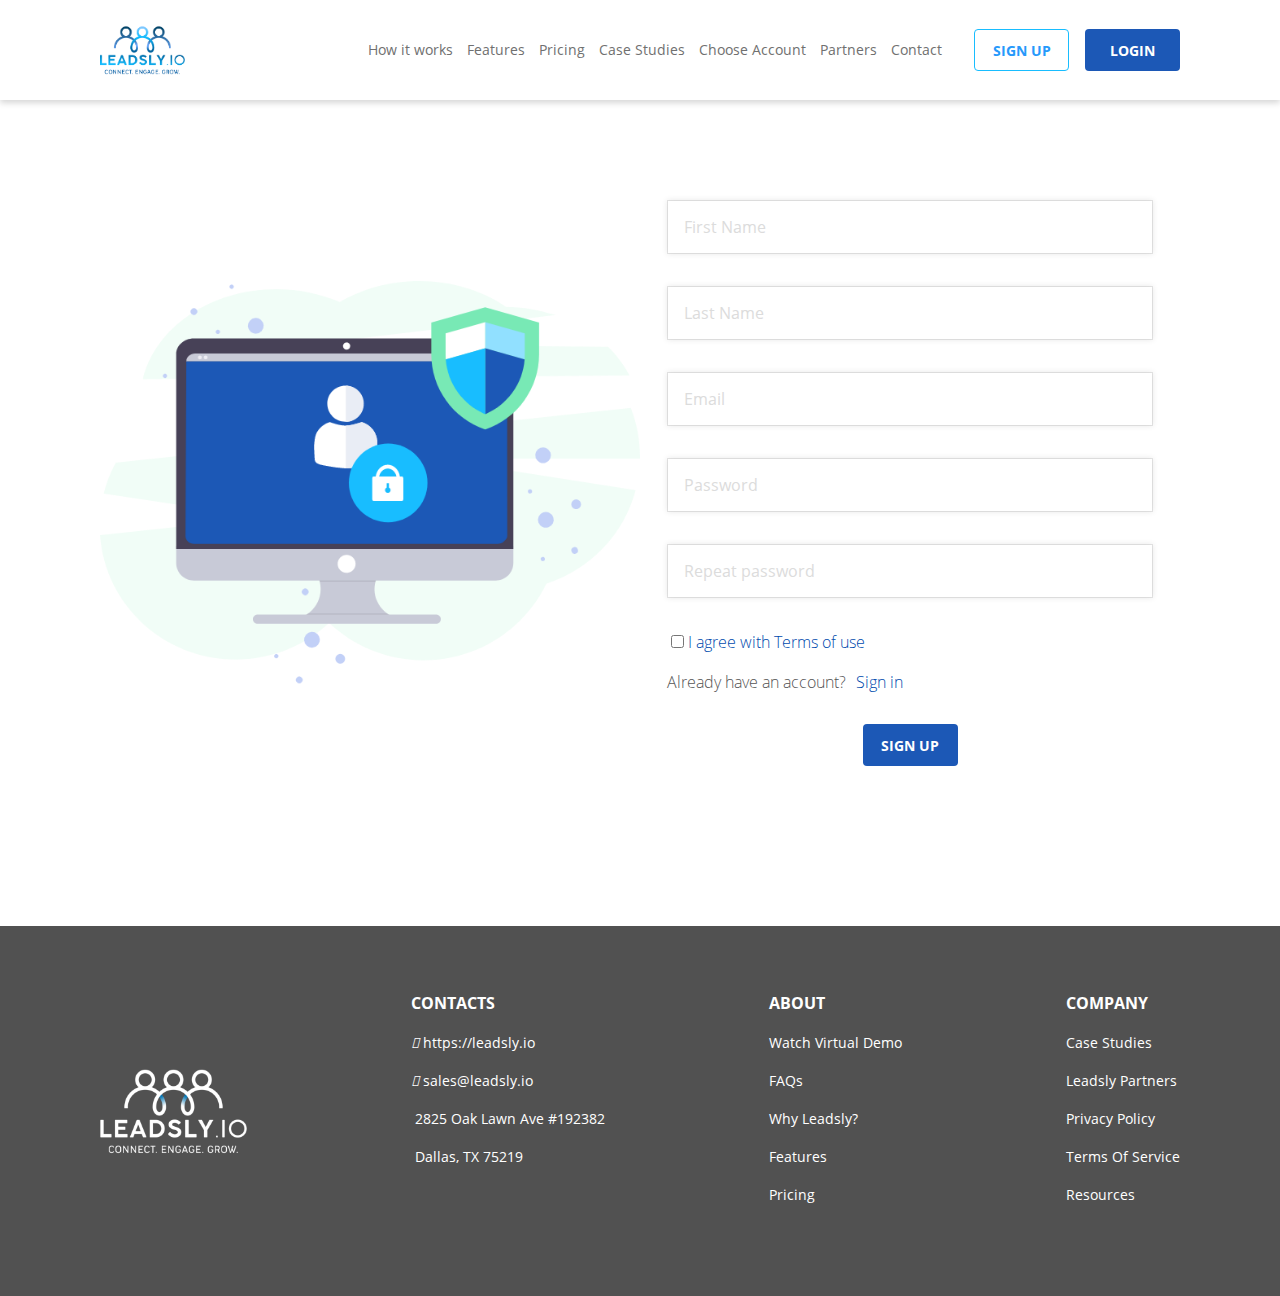
<file: register.html>
<!DOCTYPE html>
<html lang="en">
<head>
    <meta charset="utf-8">
    <meta name="viewport" content="width=device-width, initial-scale=1, shrink-to-fit=no">
    <meta http-equiv="X-UA-Compatible" content="IE=edge">
    <meta name="description" content="">
    <meta name="author" content="">
    <title>Leadsly</title>
    <link rel="icon" href=""/>
    <link rel="stylesheet" href="https://pro.fontawesome.com/releases/v5.10.0/css/all.css" integrity="sha384-AYmEC3Yw5cVb3ZcuHtOA93w35dYTsvhLPVnYs9eStHfGJvOvKxVfELGroGkvsg+p" crossorigin="anonymous"/>
    <link rel="stylesheet" href="libs/css/bootstrap.min.css">
    <link rel="stylesheet" href="libs/css/font-awesome.css">
    <link rel="stylesheet" href="css/font.css">
    <link rel="stylesheet" href="css/main.css">
</head>
<body>
<nav class="home-header navbar navbar-expand-lg navbar-light">
    <div class="header-left">
        <a class="header-left-logo navbar-brand" href="index.html">
            <img src="img/logo-1.png">
        </a>
        <button class="navbar-toggler" type="button" data-toggle="collapse" data-target="#navbarSupportedContent">
            <span class="navbar-toggler-icon"></span>
        </button>
    </div>
    <div class="header-right collapse navbar-collapse nav-menu" id="navbarSupportedContent">
        <div class="menu-left">
            <ul>
                <li><a href="how-works.html">How it works</a></li>
                <li><a href="features.html">Features</a></li>
                <li><a href="pricing.html">Pricing</a></li>
                <li><a href="case-study.html">Case Studies</a></li>
                <li><a href="choose-account.html">Choose Account</a></li>
                <li><a href="partners.html">Partners</a></li>
                <li><a href="contact-us.html">Contact</a></li>
            </ul>
        </div>
        <div class="header-btns">
            <a class="header-sign-btn active" href="register.html">Sign Up</a>
            <a class="header-create-btn" href="login.html">Login</a>
        </div>
    </div>
</nav>
<section class="login-content">
    <div class="login-content-left">
        <img src="img/filter-4.png">
    </div>
    <form class="login-content-right">
        <input class="login-input" placeholder="First Name">
        <input class="login-input" placeholder="Last Name">
        <input class="login-input" placeholder="Email">
        <input class="login-input" placeholder="Password">
        <input class="login-input" placeholder="Repeat password">
        <label class="container register-check">
            <input type="checkbox">
            <span class="checkmark"></span>I agree with Terms of use
        </label>
        <div class="register-have">Already have an account?<a href="login.html">Sign in</a></div>
        <a class="header-create-btn" href="login.html">Sign up</a>
    </form>
</section>

<footer>
    <img src="img/logo-2.png">
    <div>
        <p class="foot-text">Contacts</p>
        <ul class="footer-ul">
            <li><a href=""><i class="fas fa-globe"></i>https://leadsly.io</a></li>
            <li><a href=""><i class="fas fa-envelope"></i>sales@leadsly.io</a></li>
            <li><a href=""><i class="fas fa-map-marker-alt"></i>2825 Oak Lawn Ave #192382</a></li>
            <li><a href=""><i class="fas fa-map-marker-alt"></i>Dallas, TX 75219</a></li>
        </ul>
    </div>
    <div>
        <p class="foot-text">ABOUT</p>
        <ul class="footer-ul">
            <li><a href="">Watch Virtual Demo</a></li>
            <li><a href="">FAQs</a></li>
            <li><a href="">Why Leadsly?</a></li>
            <li><a href="">Features</a></li>
            <li><a href="">Pricing</a></li>
        </ul>
    </div>
    <div>
        <p class="foot-text">COMPANY</p>
        <ul class="footer-ul">
            <li><a href="">Case Studies</a></li>
            <li><a href="">Leadsly Partners</a></li>
            <li><a href="">Privacy Policy</a></li>
            <li><a href="">Terms Of Service</a></li>
            <li><a href="">Resources</a></li>
        </ul>
    </div>

</footer>

<script src="libs/js/jquery-3.3.1.min.js"></script>
<script src="libs/js/bootstrap.min.js"></script>
<script src="js/main.js"></script>
</body>
</html>
</file>
<file: css/font.css>
@font-face {
    src: url("../fonts/Montserrat-Bold.ttf");
    font-family: "Montserrat-Bold";
}
@font-face {
    src: url("../fonts/OpenSans-Bold.ttf");
    font-family: "OpenSans-Bold";
}
@font-face {
    src: url("../fonts/OpenSans-Regular.ttf");
    font-family: "OpenSans-Regular";
}
@font-face {
    src: url("../fonts/OpenSans-SemiBold.ttf");
    font-family: "OpenSans-SemiBold";
}
@font-face {
    src: url("../fonts/OpenSans-Light.ttf");
    font-family: "OpenSans-Light";
}
</file>
<file: css/main.css>
html, body, p, h1, h2, h3, h4, ul {
    margin: 0;
    padding: 0;
}

input, button {
    outline: none;
    border: none;
    margin: 0;
    padding: 0;
}

button:hover {
    outline: none;
    cursor: pointer;
}

a, a:hover {
    text-decoration: none;
}

button:active, button:focus {
    outline: none !important;
}

li {
    padding: 0;
    list-style-type: none;
}

.home-header {
    min-height: 100px;
    display: flex;
    justify-content: space-between;
    align-items: center;
    padding: 0 280px;
    box-shadow: 0px 3px 6px #00000029;
}

.header-left {
    width: 20%;
    display: flex;
    align-items: center;
}

.header-left-logo img {
    width: 85px;
}

.header-right ul {
    display: flex;
    justify-content: space-between;
    align-items: center;
}

.header-right ul li {
    margin-left: 32px;
}

.header-right ul li a {
    font-family: "OpenSans-Regular";
    font-size: 16px;
    color: #707070;
}

.header-right ul li a:hover,
.header-right ul li a.active {
    color: #03466B;
}

.header-right ul li a.active {
    color: #03466B;
    font-family: "OpenSans-Bold";
}

.header-sign-btn {
    width: 95px;
    background: white;
    font-family: "OpenSans-Bold";
    font-size: 14px;
    color: #2699FB !important;
    display: flex;
    height: 42px;
    justify-content: center;
    align-items: center;
    border: 1px solid #18BDFF;
    border-radius: 4px;
    margin-right: 16px;
    margin-left: 32px;
    text-transform: uppercase;
}

.header-sign-btn:hover {
    cursor: pointer;
    background: #1C58B6;
    color: white !important;
    transition: 0.3s ease-in-out;
}

.header-create-btn {
    width: 95px;
    background: #1C58B6;
    font-family: "OpenSans-Bold";
    font-size: 14px;
    color: #fff !important;
    text-transform: uppercase;
    display: flex;
    height: 42px;
    justify-content: center;
    align-items: center;
    border-radius: 4px;
}

.header-create-btn:hover {
    cursor: pointer;
    background: #fff;
    transition: 0.3s ease-in-out;
    color: #2699FB !important;
}

.header-btns {
    display: flex;
    justify-content: space-between;
    align-items: center;
}

.header-right {
    display: flex;
    width: 80%;
    justify-content: flex-end;
    align-items: center;
}

.lead-block {
    padding: 160px 280px 80px;
    display: flex;
    justify-content: space-between;
}

.lead-block-left {
    width: 50%;
}

.lead-block-right {
    width: 50%;
}

.lead-text-1 {
    color: #515151;
    font-size: 40px;
    font-family: "Montserrat-Bold";
    text-transform: uppercase;
    margin-bottom: 40px;
    line-height: 57px;
}

.lead-text-2 {
    color: #515151;
    font-size: 16px;
    font-family: "OpenSans-Regular";
    margin-bottom: 30px;
    line-height: 19px;
}

.lead-text-3 img {
    margin-right: 5px;
    width: 18px;
    height: 18px;
}

.lead-text-3 li {
    color: #515151;
    font-size: 16px;
    font-family: "Montserrat-Bold";
    margin-bottom: 18px;
    line-height: 15px;
}

.lead-account-btn {
    width: 234px;
    background: #1C58B6;
    font-family: "OpenSans-Bold";
    font-size: 14px;
    color: #fff !important;
    text-transform: uppercase;
    display: flex;
    height: 55px;
    justify-content: center;
    align-items: center;
    border-radius: 4px;
    margin-top: 25px;
    margin-right: 35px;
}

.lead-account-btn:hover {
    cursor: pointer;
    background: #fff;
    transition: 0.3s ease-in-out;
    color: #2699FB !important;
    border: 1px solid #18BDFF;
}

.lead-block-1 {
    display: flex;
}

.lead-watch {
    display: flex;
    font-size: 16px;
    margin-top: 25px;
    font-family: "OpenSans-Bold";
    text-transform: uppercase;
    color: #18BDFF;
    max-width: 160px;
    align-items: center;
}

.lead-watch img {
    margin-right: 12px;
}

.lead-watch {
    font-size: 13px;
}

.lead-block-right img {
    width: 100%;
}

.choose-us {
    width: 100%;
    background: url("../img/bg.png");
    background-repeat: no-repeat;
    height: 840px;
    text-align: center;
    background-size: contain;
}

.choose-us-text {
    color: #25239E;
    font-family: "Montserrat-Bold";
    font-size: 40px;
    padding: 80px 0;
    text-align: center;
}

.how-works {

}

.how-works-text-1 {
    color: #515151;
    font-size: 40px;
    margin: 80px 0 20px 0;
    text-align: center;
    font-family: "Montserrat-Bold";
}

.features-text-1 {
    color: #515151;
    font-size: 40px;
    margin-top: 30px;
    margin-bottom: 40px;
    text-align: center;
    font-family: "Montserrat-Bold";
}

.how-works-text-2 {
    max-width: 890px;
    margin: 0 auto;
    color: #515151;
    font-size: 16px;
    text-align: center;
    font-family: "OpenSans-Regular";
    margin-bottom: 64px;
}

.features-block {
    background: #18BDFF3B;
    margin: 80px 0 45px 0;
    padding: 30px 280px 60px 280px;
}

.features-info {
    width: 100%;
    display: flex;
    justify-content: space-between;
    align-items: center;
    flex-wrap: wrap;
}

.features-info-item {
    width: 47%;
    margin-left: 16px;
    margin-right: 16px;
    height: 180px;
    background: white;
    display: flex;
    justify-content: space-between;
    align-items: center;
    padding: 24px;
    margin-bottom: 32px;
}

.features-title {
    color: #515151;
    font-size: 16px;
    margin-bottom: 8px;
    font-family: "OpenSans-Bold";
}

.features-text {
    color: #515151;
    font-size: 14px;
    font-family: "OpenSans-Regular";
}

.pricing-block {
    width: 100%;
    text-align: center;
    margin-bottom: 20px;
}

.pricing-block-content {
    margin: 0 auto;
    max-width: 900px;
    display: flex;
    justify-content: space-between;
}

.pricing-block-item {
    background: #E6F8FF;
    height: 840px;
    width: 430px;
    padding: 32px 40px;
    position: relative;
}

.pricing-text-1 {
    text-align: center;
    color: #24344A;
    font-size: 29px;
    font-family: "OpenSans-Bold";
}

.pricing-text-2 {
    width: 66px;
    background: #24344A;
    height: 1px;
    margin: 0 auto;
    margin-bottom: 20px;
}

.pricing-span-1 {
    position: absolute;
    width: 150px;
    height: 150px;
    background-color: #F4F5F9;
    border-top-right-radius: 0;
    right: 0;
    border-top-left-radius: 100%;
    transform: rotate(270deg);
    top: 0;
    box-sizing: border-box;
    background-color: #F4F5F9;
}

.pricing-circle-1 {
    width: 161px;
    height: 161px;
    background: #78E9B5;
    border-radius: 50%;
    color: white;
    text-align: center;
    padding-top: 30px;
    margin: 0 auto;
}

.pricing-circle-text-1 {
    font-family: "OpenSans-Bold";
    font-size: 40px;
}

.pricing-circle-text-2 {
    font-family: "OpenSans-Regular";
    font-size: 18px;
}

.pricing-block-item .lead-text-3 {
    text-align: left;
    margin-top: 20px;
    height: 400px;
}

.pricing-block-item .lead-text-3 li {
    margin-bottom: 8px;
    align-items: center;
    display: flex;
}

.pricing-block-content li {
    font-family: "OpenSans-Regular";
    font-size: 16px;
    line-height: 19px;
    color: #515151;
}

.pricing-block-content .container {
    display: block;
    position: relative;
    padding-left: 35px;
    cursor: pointer;
    -webkit-user-select: none;
    -moz-user-select: none;
    -ms-user-select: none;
    user-select: none;
}

.pricing-block-content .container input {
    position: absolute;
    opacity: 0;
    cursor: pointer;
    height: 0;
    width: 0;
}

.pricing-block-content .checkmark {
    position: absolute;
    top: 0;
    left: 0;
    height: 18px;
    width: 18px;
    background-color: #eee;
}

.pricing-block-content .container:hover input ~ .checkmark {
    background-color: #ccc;
}

.pricing-block-content .container input:checked ~ .checkmark {
    background-color: #18BDFF;
    border-radius: 50px;
}

.pricing-block-content .checkmark:after {
    content: "";
    position: absolute;
    display: none;
}

.pricing-block-content .container input:checked ~ .checkmark:after {
    display: block;
}

.pricing-block-content .container .checkmark:after {
    left: 7px;
    top: 3px;
    width: 5px;
    height: 10px;
    border: solid white;
    border-width: 0 3px 3px 0;
    -webkit-transform: rotate(45deg);
    -ms-transform: rotate(45deg);
    transform: rotate(45deg);
}

.buy-now-btn {
    width: 148px;
    background: #2699FB;
    font-family: "OpenSans-Bold";
    font-size: 16px;
    color: #fff !important;
    text-transform: uppercase;
    display: flex;
    height: 54px;
    justify-content: center;
    align-items: center;
    border: 1px solid #18BDFF;
    border-radius: 4px;
    margin: 50px auto 30px;
}

.buy-now-btn:hover {
    cursor: pointer;
    background: #fff;
    transition: 0.3s ease-in-out;
    color: #2699FB !important;
}

.pricing-span-2 {
    position: absolute;
    width: 90px;
    height: 137px;
    background-color: #A9D6F8;
    border-top-left-radius: 100%;
    border-top-right-radius: 0;
    left: 25px;
    transform: rotate(90deg);
    bottom: -23px;
    box-sizing: border-box;
}

.pricing-span-3 {
    position: absolute;
    width: 90px;
    height: 137px;
    background-color: #6E6BFF6B;
    border-top-left-radius: 100%;
    border-top-right-radius: 0;
    left: 25px;
    transform: rotate(90deg);
    bottom: -23px;
    box-sizing: border-box;
}

.how-works-content {
    padding: 0 280px;
    display: flex;
    justify-content: space-between;
}

.how-works-item {
    width: 310px;
    position: relative;
}

.how-text-1 {
    font-size: 24px;
    margin-top: 10px;
    color: #515151;
    font-family: "OpenSans-Bold";
}

.how-text-2 {
    font-size: 16px;
    color: #515151;
    font-family: "OpenSans-Regular";
    margin-top: 10px;
}

.how-works-item-center {
    margin-top: 70px;
    z-index: 999;
}

.line-1 {
    position: absolute;
    bottom: 48%;
    left: 254px;
    width: 391px;
}

.line-2 {
    position: absolute;
    bottom: 44%;
    right: 186px;
    width: 323px;
}

.faq-block {
    margin-top: 60px;
    margin-bottom: 50px;
    padding: 0 280px;
}

.card-header {
    border-radius: 0;
    box-shadow: 0px 0px 9px #0000000D;
    background: white;
    border: 0;
    display: -webkit-box;
    display: -moz-box;
    display: -ms-flexbox;
    display: -webkit-flex;
    display: flex;
    -webkit-box-align: center;
    -moz-box-align: center;
    -ms-flex-align: center;
    align-items: center;
    justify-content: space-between;
    -webkit-justify-content: space-between;
    padding: 0;
    width: 100%;
}

.card {
    border: 0;
    margin-bottom: 32px;
    -webkit-border-radius: 0;
    -moz-border-radius: 0;
    -ms-border-radius: 0;
    border-radius: 0;
}

.card .btn-link {
    font-size: 16px;
    color: #515151;
    font-family: "OpenSans-SemiBold";
    padding-left: 20px;
    height: 80px;
    width: 100%;
    display: -webkit-box;
    display: -moz-box;
    display: -ms-flexbox;
    display: -webkit-flex;
    display: flex;
    -webkit-box-align: center;
    -moz-box-align: center;
    -ms-flex-align: center;
    -webkit-align-items: center;
    align-items: center;
    justify-content: space-between;
    -webkit-justify-content: space-between;
    -moz-justify-content: space-between;
    -ms-justify-content: space-between;
    -webkit-justify-content: space-between;
    box-sizing: border-box;
    -webkit-box-sizing: border-box;
    -moz-box-sizing: border-box;
    -ms-box-sizing: border-box;
    -webkit-box-sizing: border-box;
}

.card-header:first-child {
    -webkit-border-radius: 0 !important;
    -moz-border-radius: 0 !important;
    -ms-border-radius: 0 !important;
    border-radius: 0 !important;
}

.card .btn-link:hover {
    text-decoration: none;
    cursor: pointer;
}

.btn-link i {
    transform: rotate(270deg);
}

.btn-link.collapsed i {
    transform: rotate(0deg);
}

.card-icons {
    width: 96px;
    height: 80px;
    background: #2699FB;
    display: flex;
    justify-content: center;
    align-items: center;
}

.card-icons i {
    color: white;
    font-size: 20px;
}

.more-btn {
    width: 148px;
    background: #203FAB;
    font-family: "OpenSans-Bold";
    font-size: 16px;
    color: #fff !important;
    text-transform: uppercase;
    display: flex;
    height: 54px;
    justify-content: center;
    align-items: center;
    border-radius: 4px;
    margin: 60px auto 80px;
}

.more-btn:hover {
    cursor: pointer;
    background: #fff;
    transition: 0.3s ease-in-out;
    color: #2699FB !important;
    border: 1px solid #18BDFF;
}

footer {
    padding: 65px 280px;
    background: #515151;
    min-height: 318px;
    display: flex;
    justify-content: space-between;
    align-items: center;
}

.footer-ul li {
    margin-bottom: 14px;
}

.footer-ul li a {
    font-size: 14px;
    font-family: "OpenSans-Regular";
    color: white;
}

.footer-ul li a i {
    margin-right: 4px;
}

.foot-text {
    font-size: 16px;
    text-transform: uppercase;
    font-family: "OpenSans-Bold";
    color: white;
    margin-bottom: 16px;
}

footer > div {
    height: 240px;
}

.partners-block {
    padding: 0 396px;
}

.partners-title {
    font-family: "Montserrat-Bold";
    font-size: 40px;
    color: #515151;
    margin: 80px 0 50px;
    text-align: center;
}

.partners-content {
    display: flex;
    justify-content: space-between;
    align-items: center;
    margin-bottom: 70px;
}

.partners-content > div {
    width: 48%;
}

.partners-text-3 {
    font-size: 16px;
    font-family: "OpenSans-Regular";
    color: #707070;
    margin-bottom: 40px;
}

.affiliates-btn {
    width: 100%;
    background: #1C58B6;
    font-family: "OpenSans-Bold";
    font-size: 32px;
    color: #fff !important;
    display: flex;
    height: 107px;
    justify-content: center;
    align-items: center;
    transition: 0.3s ease-in-out;
    margin-bottom: 40px;
}

.partners-content-left {
    display: flex;
    justify-content: center;
    align-items: center;
}

.partners-content-left img {
    width: 460px;
}

.affiliates-btn:hover {
    cursor: pointer;
    background: #1c58b6b8;
}

.white-label-btn {
    width: 100%;
    background: #fff;
    font-family: "OpenSans-Bold";
    font-size: 32px;
    color: #515151 !important;
    display: flex;
    height: 107px;
    justify-content: center;
    align-items: center;
    transition: 0.3s ease-in-out;
    margin-bottom: 40px;
    box-shadow: 0px 0px 24px #0000000D;
}

.white-label-btn:hover {
    cursor: pointer;
    border: 1px solid #1C58B6;
}

.partners-text-1 {
    color: #515151;
    font-family: "OpenSans-Bold";
    font-size: 32px;
    text-align: center;
    margin-bottom: 32px;
}

.partners-text-2 {
    color: #515151;
    font-family: "OpenSans-Regular";
    font-size: 16px;
    text-align: center;
    max-width: 890px;
    margin: 0 auto 32px;
}

.partners-logo {
    margin-bottom: 123px;
    width: 100%;
}

.affiliates-content {
    width: 100%;
    display: flex;
    justify-content: space-between;
    margin-top: 40px;
}

.affiliates-text-1 {
    font-size: 24px;
    color: #515151;
    margin: 40px auto 32px;
    max-width: 360px;
    text-align: center;
    font-family: "OpenSans-Bold";
}

.affiliates-text-2 {
    font-size: 16px;
    color: #515151;
    margin-bottom: 32px;
    text-align: center;
    font-family: "OpenSans-Regular";
}

.affiliates-item {
    width: 430px;
    flex-direction: column;
    display: flex;
    text-align: center;
    align-items: center;
    margin: 0 16px;
}

.affiliates-block {
    padding: 0 280px;
}

.affiliates-block ul {
    margin: 0 auto;
    width: 840px;
}

.affiliates-block .lead-text-3 li {
    font-family: "OpenSans-Regular";
    line-height: 22px;
    display: flex;
    align-items: center;
}

.aff-apply-now {
    margin: 40px auto 80px;
    width: 160px;
    background: #1C58B6;
    font-family: "OpenSans-Bold";
    font-size: 14px;
    color: #fff !important;
    text-transform: uppercase;
    display: flex;
    height: 54px;
    justify-content: center;
    align-items: center;
    border-radius: 4px;
}

.aff-apply-now:hover {
    cursor: pointer;
    border: 1px solid #18BDFF;
    background: #fff;
    transition: 0.3s ease-in-out;
    color: #2699FB !important;
}

.white-label-left {
    padding: 0 20px;
}

.white-label-section {
    padding: 30px 280px 50px;
    display: flex;
    justify-content: space-between;
    align-items: center;
}

.white-register-steps {
    margin: 0 auto;
    padding: 0 280px;
}

.white-title {
    font-size: 40px;
    color: #515151;
    font-family: "Montserrat-Bold";
    margin-bottom: 20px;
}

.white-text {
    color: #515151;
    font-family: "OpenSans-Regular";
    font-size: 16px;
    max-width: 615px;
    margin-bottom: 15px;
}

.white-btn {
    width: 150px;
    height: 42px;
    border-radius: 5px;
    color: white !important;
    background: #1C58B6;
    font-family: "OpenSans-Regular";
    font-size: 16px;
    display: flex;
    justify-content: center;
    align-items: center;
    text-transform: uppercase;
    transition: .5s ease-in-out;
}

.white-text-1 {
    font-size: 32px;
    font-family: "Montserrat-Bold";
    color: #515151;
    text-align: center;
    margin-bottom: 60px;
}

.white-block-register {
    max-width: 1000px;
    margin: 0 auto 30px;
}

.register-number {
    color: #2699FB;
    font-family: "OpenSans-Bold";
    font-size: 32px;
    display: flex;
    align-items: flex-end;
}

.register-number .number {
    color: #1C58B6;
    font-size: 94px;
}

.register-number .account {
    height: 81px;
    margin-left: 5px;
}

.register-number-text {
    color: #515151;
    font-size: 16px;
    font-family: "OpenSans-Regular";
    margin-bottom: 20px;
}

.register-number-text span {
    color: #18BDFF;
}

.section-carousel {
    background: #2699FB1A;
    height: 315px;
    padding: 0 280px;
    display: flex;
    align-items: center;
}

.item-block {
    display: flex;
}

.item-block-left {
    margin-right: 32px;
}

.item-block-left .people {
    width: 133px !important;
    height: 133px;
    border-radius: 50%;
    object-fit: contain;
    margin-bottom: 10px;
}

.carousel-title {
    font-size: 23px;
    color: #515151;
    font-family: "OpenSans-Bold";
}

.carousel-text {
    color: #1C58B6;
    font-size: 18px;
    font-family: "OpenSans-SemiBold";
}

.carousel-content {
    font-size: 16px;
    color: #515151;
    font-family: "OpenSans-Regular";
}

.owl-theme .owl-nav {
    display: none;
}

.owl-theme .owl-dots {
    margin-top: 40px;
}

.features-block-white {
    padding: 80px 280px 80px;
}

.features-block-title {
    color: #515151;
    font-family: "Montserrat-Bold";
    font-size: 32px;
    text-align: center;
    margin-bottom: 50px;
}

.features-block-content {
    display: flex;
    justify-content: space-around;
    align-items: flex-start;
}

.full-customization {
    color: #2699FB;
    font-size: 24px;
    font-family: "OpenSans-Bold";
    margin-bottom: 16px;
}

.full-customization-text {
    color: #515151;
    font-size: 16px;
    font-family: "OpenSans-Regular";
    margin-bottom: 16px;
}

.full-text-block-1 {
    width: 390px;
    margin-top: 105px;
    text-align: right;
    margin-right: -100px;
}

.full-text-block-3 {
    width: 390px;
    margin-top: 175px;
    text-align: right;
    margin-right: -100px;
}

.full-text-block-5 {
    width: 390px;
    margin-top: 155px;
    text-align: right;
    margin-right: -100px;
}

.full-text-block-2 {
    width: 390px;
    margin-top: 241px;
    margin-left: -100px;
    text-align: left;
}

.full-text-block-4 {
    width: 390px;
    margin-top: 203px;
    margin-left: -100px;
    text-align: left;
}

.full-text-block-6 {
    width: 390px;
    margin-top: 179px;
    margin-left: -100px;
    text-align: left;
}

.map-content {
    padding: 0 280px;
    height: 900px;
    margin-bottom: 80px;
}

.map-content-text {
    margin-top: 80px;
    margin-bottom: 40px;
    color: #515151;
    font-family: "OpenSans-Bold";
    text-align: center;
    font-size: 40px;
}

.map-content-info {
    position: relative;
}

.map-content-info img {
    position: absolute;
    top: 0;
    width: 100%;
}

.map-content-form {
    position: absolute;
    width: 432px;
    height: 800px;
    background: white;
    padding: 40px 32px;
    left: 0;
    right: 0;
    margin: auto;
    box-shadow: 0px 0px 11px #00000029;
    margin-bottom: 80px;
}

.contacts-title {
    color: #515151;
    font-size: 18px;
    text-transform: uppercase;
    font-family: "OpenSans-Bold";
    text-align: center;
    margin-bottom: 24px;
}

.contacts-text {
    color: #515151;
    font-size: 16px;
    font-family: "OpenSans-Regular";
    margin-bottom: 17px;
    text-align: center;
}

.contacts-text i {
    margin-right: 14px;
}

.contacts-input,
.contacts-textarea {
    width: 368px;
    height: 54px;
    border: 0.5px solid #707070A1;
    font-size: 14px;
    padding-left: 20px;
    font-family: "OpenSans-Regular";
    margin-bottom: 32px;
}

.contacts-input::placeholder,
.contacts-textarea::placeholder {
    color: #707070A1;
}

.contacts-textarea {
    height: 185px;
    padding-top: 15px;
    margin-bottom: 40px;
}

.contacts-btn {
    color: white !important;
    width: 106px;
    height: 54px;
    background: #1C58B6 0% 0% no-repeat padding-box;
    border-radius: 4px;
    text-transform: uppercase;
    display: flex;
    justify-content: center;
    align-items: center;
    margin: 0 auto;
    transition: 0.3s ease-in-out;
}

.contacts-btn:hover {
    background: #154188;
    cursor: pointer;
}

.case-title {
    margin: 80px 0 24px;
    text-align: center;
    color: #515151;
    font-family: "Montserrat-Bold";
    font-size: 40px;
}

.case-text {
    max-width: 1100px;
    margin: 0 auto;
    line-height: 22px;
    color: #707070;
    font-size: 16px;
    font-family: "OpenSans-Regular";
    margin-bottom: 40px;
    text-align: center;
}

.case-content {
    padding: 0 280px;
}

.case-filter-block {
    display: flex;
    justify-content: space-between;
}

.case-filter-block-left {
    width: 30%;
    display: flex;
    flex-wrap: wrap;
    height: fit-content;
}

.case-filter-block-right {
    width: 70%;
}

.case-filter {
    color: #1C58B6 !important;
    font-size: 16px;
    font-family: "OpenSans-SemiBold";
    border: 1px solid #18BDFF;
    border-radius: 19px;
    padding: 5px 14px;
    transition: 0.3s ease-in-out;
    margin-right: 16px;
    display: flex;
    align-items: center;
    box-sizing: border-box;
    margin-bottom: 16px;
}

.case-filter i {
    color: white;
    font-size: 15px;
    margin-left: 16px;
    display: none;
}

.case-filter:hover {
    background: #18BDFF47;
    cursor: pointer;
}

.case-filter:hover i {
    display: block;
}

.filter-block {
    display: flex;
    margin-bottom: 32px;
}

.filter-block-img {
    background: #FFFFFF 0% 0% no-repeat padding-box;
    box-shadow: 0px 0px 9px #0000001C;
    width: 200px;
    height: 200px;
    display: flex;
    justify-content: center;
    align-items: center;
    margin-right: 32px;
}

.filter-text-1 {
    color: #515151;
    font-size: 24px;
    font-family: "OpenSans-Bold";
    margin-bottom: 16px;
}

.filter-text-2 {
    color: #515151;
    font-size: 16px;
    font-family: "OpenSans-Light";
    margin-bottom: 16px;
}

.filter-text-3 {
    color: #1C58B6;
    font-size: 16px;
    font-family: "OpenSans-Bold";
}

.filter-pagination {
    margin-top: 32px;
    margin-left: 60px;
    margin-bottom: 80px;
    display: flex;
    align-items: center;
}

.filter-pagination a {
    color: #DCDCDC !important;
    font-size: 18px;
    font-family: "OpenSans-Bold";
    margin: 0 10px;
}

.filter-pagination a.active {
    color: #1C58B6 !important;
}

.filter-arrow i {
    color: #2699FB;
}

.filter-arrow:hover {
    width: 20px !important;
    height: 20px !important;
    display: flex;
    justify-content: center;
    align-items: center;
    border-radius: 50px;
    background: #2699FB;
    box-shadow: 0px 0px 6px #0000000F;
    color: white;
}

.filter-arrow:hover i {
    color: white;
    font-size: 14px;
}

.news-block-title {
    color: #515151;
    font-family: "Montserrat-Bold";
    font-size: 40px;
    text-align: center;
    margin-bottom: 40px;
}

.news-content {
    display: flex;
    justify-content: space-around;
    flex-wrap: wrap;
}

.news-content-item img {
    width: 316px;
    height: 316px;
    object-fit: cover;
    margin-bottom: 48px;
}

.news-content-item {
    width: 316px;
    height: 570px;
    margin-bottom: 40px;
}

.news-text-1 {
    text-align: center;
    color: #515151;
    font-size: 24px;
    font-family: "OpenSans-Bold";
    margin-bottom: 16px;
}

.news-text-2 {
    color: #515151;
    font-size: 16px;
    text-align: center;
    font-family: "OpenSans-Regular";
    margin-bottom: 16px;
}

.news-text-3 {
    color: #1C58B6;
    font-size: 16px;
    text-align: center;
    font-family: "OpenSans-Bold";
}

.news-block .filter-pagination {
    margin-top: 32px;
    margin-left: 0;
    margin-bottom: 80px;
    display: flex;
    justify-content: center;
    align-items: center;
}

.login-content {
    padding: 0 280px;
    margin: 100px 0 160px;
    display: flex;
    align-items: center;
}

.login-content-left {
    width: 50%;
}

.login-content-right {
    width: 50%;
    display: flex;
    flex-direction: column;
    align-items: center;
}

.login-content-left img {
    width: 550px;
}

.login-input {
    height: 54px;
    background: #FFFFFF 0% 0% no-repeat padding-box;
    box-shadow: 0px 0px 6px #00000017;
    border: 0.5px solid #00000017;
    font-size: 16px;
    font-family: "OpenSans-Regular";
    padding-left: 16px;
    width: 550px;
    margin-bottom: 32px;
}

.login-input::placeholder {
    color: #DCDCDC;
}

.login-input:focus {
    border: 0.5px solid #18BDFF;
}

.forgot-password {
    color: #18BDFF !important;
    font-size: 16px;
    margin: 0 auto;
    font-family: "OpenSans-Regular";
    margin-bottom: 32px;
    display: flex;
    justify-content: center;
    text-align: center;
}

.choose-account {
    padding: 0 280px;
    display: flex;
    justify-content: space-between;
    margin: 80px 0 200px;
}

.choose-account-left {
    width: 40%;
}

.choose-account-right {
    width: 55%;
}

.choose-account-left img {
    width: 100%;
}

.choose-text {
    color: #515151;
    font-size: 40px;
    font-family: "Montserrat-Bold";
    text-transform: uppercase;
    margin-bottom: 16px;
}

.choose-text-2 {
    color: #515151;
    font-size: 16px;
    font-family: "OpenSans-Regular";
    margin-bottom: 30px;
}

.choose-search {
    font-size: 16px;
    font-family: "OpenSans-Regular";
    height: 54px;
    width: 100%;
    background: #FFFFFF 0% 0% no-repeat padding-box;
    box-shadow: 0px 0px 6px #00000012;
    border-radius: 4px;
    padding-left: 32px;
    margin-right: 24px;
}

.choose-search::placeholder {
    color: #DCDCDC;
}

.choose-search-block {
    position: relative;
    width: 67%;
}

.choose-search-block i {
    position: absolute;
    right: 17px;
    bottom: 16px;
    font-size: 18px;
    color: #2699FB;
}

.add-account {
    width: 194px;
    height: 54px;
    background: #1C58B6 0% 0% no-repeat padding-box;
    border-radius: 4px;
    display: flex;
    justify-content: center;
    align-items: center;
    color: white !important;
    font-size: 16px;
    font-family: "OpenSans-Bold";
    transition: 0.3s ease-in-out;
}

.add-account:hover {
    cursor: pointer;
    background: #13D87E;
}

.choose-account-item {
    display: flex;
    justify-content: space-between;
    margin-bottom: 32px;
}

.set-btn {
    width: 54px;
    height: 54px;
    background: #1C58B6 0% 0% no-repeat padding-box;
    border-radius: 4px;
    margin-left: 8px;
    display: flex;
    justify-content: center;
    align-items: center;
}

.offline-btn {
    width: 130px;
    height: 54px;
    background: #1C58B6 0% 0% no-repeat padding-box;
    border-radius: 4px;
    display: flex;
    justify-content: center;
    align-items: center;
    color: white !important;
    font-size: 16px;
    font-family: "OpenSans-Bold";
}

.online-btn {
    width: 130px;
    height: 54px;
    background: #13D87E 0% 0% no-repeat padding-box;
    border-radius: 4px;
    display: flex;
    justify-content: center;
    align-items: center;
    color: white !important;
    font-size: 16px;
    font-family: "OpenSans-Bold";
}

.online-btn:hover {
    cursor: pointer;
    background: #0b653c;
}

.set-btn img {
    width: 24px;
    height: 24px;
}

.offline-block {
    display: flex;
}

.choose-search-block-2 {
    position: relative;
    width: 74%;
}

.choose-user {
    font-size: 16px;
    font-family: "OpenSans-Bold";
    height: 54px;
    color: #707070 !important;
    width: 100%;
    background: #FFFFFF 0% 0% no-repeat padding-box;
    box-shadow: 0px 0px 6px #00000012;
    border-radius: 4px;
    padding-left: 32px;
    margin-right: 24px;
    display: flex;
    align-items: center;
}

.user-name {
    color: #707070 !important;
    font-size: 16px;
    font-family: "OpenSans-Bold";
    text-transform: uppercase;
}

.header-btns-img {
    margin-left: 30px;
    margin-right: 20px;
    height: 55px;
    width: 55px;
}

.add-account-modal {
    max-width: 700px;
}

.add-account-modal .modal-content {
    padding: 40px 50px;
}

.country-text {
    color: #707070;
    font-family: "OpenSans-Regular";
    font-size: 16px;
    margin-bottom: 16px;
}

.country-account {
    height: 54px;
    width: 100%;
    box-sizing: border-box;
    background: #FFFFFF 0% 0% no-repeat padding-box;
    box-shadow: 0px 0px 6px #00000017;
    border: 0.5px solid #00000017;
    border-radius: 4px;
    color: #707070;
    font-size: 16px;
    font-family: "OpenSans-Regular";
    padding: 0 20px;
    margin-bottom: 24px;
    -moz-appearance: none;
    -webkit-appearance: none;
    appearance: none;
}

.country-select {
    position: relative;
}

.country-select i {
    position: absolute;
    right: 26px;
    color: #707070;
    top: 60px;
}

.social-medias-btn {
    display: flex;
    justify-content: space-between;
    margin-bottom: 24px;
}

.social-medias-btn > a {
    width: 48%;
    height: 54px;
    box-shadow: 0px 0px 6px #00000017;
    border-radius: 4px;
    display: flex;
    justify-content: center;
    align-items: center;
    color: #707070 !important;
    font-size: 16px;
    font-family: "OpenSans-Regular";
}

.social-medias-btn > a i {
    font-size: 16px;
    color: #13D87E;
    margin-right: 24px;
}

.social-medias-btn .blue-social {
    background: #1C58B6;
    color: #fff !important;
}

.date-account {
    display: flex;
    justify-content: space-between;
    margin-bottom: 24px;
}

.date-account > div {
    width: 30%;
}

.add-btn {
    width: 116px;
    height: 54px;
    box-shadow: 0px 0px 6px #00000017;
    border-radius: 4px;
    display: flex;
    justify-content: center;
    align-items: center;
    background: #1C58B6;
    color: #fff !important;
    font-size: 16px;
    font-family: "OpenSans-Regular";
    text-transform: uppercase;
    margin: 0 auto;
    transition: 0.3s ease-in-out;
}

.add-btn:hover {
    cursor: pointer;
    background: #527bbd;
}

#addAccountModal {
    padding-right: 0 !important;
}

.campaigns-content {
    padding: 0 280px;
    margin: 80px 0;
}

.campaigns-block {
    display: flex;
    justify-content: space-between;
    align-items: center;
}

.campaigns-title {
    color: #515151;
    font-size: 40px;
    font-family: "Montserrat-Bold";
    margin-bottom: 16px;
    text-transform: uppercase;
}

.campaigns-btn {
    width: 270px;
    text-transform: uppercase;
    height: 54px;
    background: #1C58B6 0% 0% no-repeat padding-box;
    border-radius: 4px;
    display: flex;
    justify-content: center;
    align-items: center;
    color: white !important;
    font-size: 16px;
    font-family: "OpenSans-Bold";
    transition: 0.3s ease-in-out;
}

.campaigns-btn:hover {
    cursor: pointer;
    background: #13D87E;
}

.campaigns-text {
    color: #515151;
    font-size: 24px;
    margin-bottom: 54px;
    font-family: "OpenSans-Regular";
}

.campaigns-table {
    display: flex;
}

.campaigns-left {
    margin-right: 33px;
    width: 84px;
    height: inherit;
    background: #1C58B6 0% 0% no-repeat padding-box;
}

.campaigns-item {
    width: 100%;
    height: 84px;
    display: flex;
    justify-content: center;
    transition: 0.3s ease-in-out;
    align-items: center;
}

.campaigns-item:hover {
    background: #13D87E;
    cursor: pointer;
}

.campaigns-item.active {
    background: #13D87E;
}

.campaigns-connections {
    display: flex;
    justify-content: space-between;
    margin-bottom: 32px;
}

.campaigns-connections-item {
    width: 348px;
    height: 103px;
    background: #FFFFFF 0% 0% no-repeat padding-box;
    box-shadow: 0px 0px 8px #00000017;
    border-radius: 5px;
    box-sizing: border-box;
    padding: 24px 25px;
    display: flex;
    align-items: center;
}

.campaigns-connections-img {
    margin-right: 24px;
}

.connections-number {
    color: #707070;
    font-size: 36px;
    font-family: "Montserrat-Bold";
}

.connections-title {
    color: #707070;
    font-size: 16px;
    font-family: "Montserrat-Bold";
}

.campaigns-connections-text {
    height: 80px;
    display: flex;
    flex-direction: column;
    justify-content: space-between;
}

.campaigns-right {
    width: calc(100% - 120px);
}

.connections-table {
    width: 100%;
    box-shadow: 0px 0px 6px #0000001C;
}

.connections-table thead {
    background: #2699FB;
    color: white;
}

.connections-table tr {
    height: 74px;
    border-bottom: 0.5px dashed #CECECE;
}

.connections-table th {
    padding: 20px 16px;
    font-size: 16px;
    font-family: "OpenSans-Bold";
    text-align: center;
}

.small-width {
    width: 78px;
    text-align: center;
}

.green-width {
    width: 44px;
    background: #13D87E59;
    height: 60px;
    text-align: center;
    vertical-align: middle;
    padding: 20px 0;
    margin: 0 auto;
}

.connections-table tbody {
    text-align: center;
    color: #707070;
    font-size: 16px;
    font-family: "OpenSans-Bold";
}

.connections-table .switch {
    position: relative;
    display: inline-block;
    width: 44px;
    height: 17px;
    margin-bottom: 0;
}

.connections-table .switch input {
    opacity: 0;
    width: 0;
    height: 0;
}

.connections-table .slider {
    position: absolute;
    cursor: pointer;
    top: 0px;
    left: 0;
    right: 0;
    bottom: 0;
    background-color: #D9D9D9;
    -webkit-transition: .4s;
    transition: .4s;
}

.connections-table .slider:before {
    position: absolute;
    content: "";
    height: 17px;
    width: 17px;
    left: 0px;
    bottom: 0px;
    background-color: #2699FB;
    transition: .4s;
}

.connections-table input:checked + .slider:before {
    -webkit-transform: translateX(26px);
    -ms-transform: translateX(26px);
    transform: translateX(26px);
}

.connections-table .slider.round {
    border-radius: 34px;
}

.connections-table .slider.round:before {
    border-radius: 87%;
}

.connections-table .toggle-input {
    background: #13D87E91;
}

.check-icon {
    color: #1C58B6;
}

.dotes-icon {
    color: #707070;
}

.create-new-campaigns {
    height: 74px;
    width: 100%;
    padding-left: 32px;
    background: #2699FB 0% 0% no-repeat padding-box;
    color: #FFFFFF;
    display: flex;
    align-items: center;
    font-size: 16px;
    font-family: "OpenSans-Bold";
    margin-bottom: 32px;
}

.post-engagement {
    display: flex;
    width: 100%;
    margin-bottom: 60px;
}

.campaigns-btn-1 {
    padding: 0 32px;
    height: 54px;
    background: #1C58B6 0% 0% no-repeat padding-box;
    border-radius: 4px;
    display: flex;
    justify-content: center;
    align-items: center;
    color: white !important;
    font-size: 16px;
    font-family: "OpenSans-Bold";
    transition: 0.3s ease-in-out;
    margin-right: 32px;
    margin-bottom: 20px;
}

.campaigns-btn-2 {
    height: 54px;
    padding: 0 32px;
    background: #fff 0% 0% no-repeat padding-box;
    border-radius: 4px;
    display: flex;
    box-shadow: 0px 0px 6px #00000012;
    color: #1C58B6 !important;
    justify-content: center;
    align-items: center;
    font-size: 16px;
    font-family: "OpenSans-Bold";
    transition: 0.3s ease-in-out;
    margin-right: 32px;
    margin-bottom: 20px;
}

.campaigns-btn-2:hover,
.campaigns-btn-2.active {
    background: #1C58B6;
    color: white !important;
    cursor: pointer;
}

.campaigns-btn-3 {
    height: 54px;
    padding: 0 32px;
    background: #1C58B6;
    border-radius: 4px;
    display: flex;
    box-shadow: 0px 0px 6px #00000012;
    color: #fff !important;
    justify-content: center;
    align-items: center;
    font-size: 16px;
    font-family: "OpenSans-Bold";
    transition: 0.3s ease-in-out;
    margin-right: 32px;
    margin-bottom: 20px;
    position: relative;
}

.add-step-span {
    position: absolute;
    left: -31px;
    border-bottom: 1px dashed #707070;
    width: 32px;
}

.tab-next-block .campaigns-btn-1,
.tab-next-block .campaigns-btn-2 {
    margin-bottom: 0;
}

.tab-content {
    display: flex;
    justify-content: space-between;
    width: 100%;
}

.tab-content-item {
    width: 48%;
}

.connections-block {
    display: flex;
    justify-content: space-between;
    margin-bottom: 40px;
}

.tab-content-label {
    color: #707070;
    font-size: 16px;
    margin-bottom: 16px;
    font-family: "OpenSans-Regular";
}

.tab-content-input {
    height: 54px;
    background: #FFFFFF 0% 0% no-repeat padding-box;
    box-shadow: 0px 0px 6px #00000017;
    border-radius: 4px;
    width: 100%;
    padding-left: 32px;
    font-family: "OpenSans-Regular";
    margin-bottom: 32px;
}

.tab-content-input::placeholder {
    color: #ACACAC;
    font-size: 16px;
    font-family: "OpenSans-Regular";
}

.tab-content-textarea {
    background: #FFFFFF 0% 0% no-repeat padding-box;
    box-shadow: 0px 0px 6px #00000017;
    border-radius: 4px;
    width: 100%;
    height: 163px;
    padding: 24px 32px;
    font-family: "OpenSans-Regular";
    margin-bottom: 32px;
    border: 0;
    outline: none;
}

.tab-content-textarea::placeholder {
    border: 0;
}

.tab-content-text {
    color: #ACACAC;
    font-size: 16px;
    font-family: "OpenSans-Light";
    margin-bottom: 100px;
    width: 80%;
}

.tab-content-text-2 {
    color: #ACACAC;
    font-size: 16px;
    font-family: "OpenSans-Light";
    margin-bottom: 100px;
    margin-top: 16px;
}

.tab-content-text-3 {
    color: #ACACAC;
    font-size: 16px;
    font-family: "OpenSans-Light";
    margin-bottom: 25px;
    width: 80%;
}

.tab-link-block {
    width: 100%;
    display: flex;
    justify-content: space-between;
}

.tab-link-title {
    color: #1C58B6;
    font-size: 16px;
    font-family: "OpenSans-Bold";
    margin-bottom: 20px;
}

.tab-link-block .switch {
    position: relative;
    display: inline-block;
    width: 44px;
    height: 17px;
    margin-bottom: 0;
}

.tab-link-block .switch input {
    opacity: 0;
    width: 0;
    height: 0;
}

.add-new-campaign {
    width: 700px;
}

.tab-link-block .slider {
    position: absolute;
    cursor: pointer;
    top: 0px;
    left: 0;
    right: 0;
    bottom: 0;
    background-color: #D9D9D9;
    -webkit-transition: .4s;
    transition: .4s;
}

.tab-link-block .slider:before {
    position: absolute;
    content: "";
    height: 17px;
    width: 17px;
    left: 0px;
    bottom: 0px;
    background-color: #2699FB;
    transition: .4s;
}

.tab-link-block input:checked + .slider:before {
    -webkit-transform: translateX(26px);
    -ms-transform: translateX(26px);
    transform: translateX(26px);
}

.tab-link-block .slider.round {
    border-radius: 34px;
}

.tab-link-block .slider.round:before {
    border-radius: 87%;
}

.tab-link-block .toggle-input {
    background: #13D87E91;
}

.tab-link-block > div {
    width: 48%;
}

.tab-next-block {
    width: 100%;
    display: flex;
}

.connections-block a {
    margin-right: 0;
}

.tab-panel-info {
    display: flex;
    justify-content: space-between;
}

.nav-tabs {
    border-bottom: 0;
}

.tab-link-part {
    width: 70% !important;
}

.browse-span {
    height: 54px;
    width: 120px;
    padding: 0 32px;
    border-top-right-radius: 4px;
    border-bottom-right-radius: 4px;
    display: flex;
    box-shadow: 0px 0px 6px #00000012;
    background: #1C58B6;
    color: white !important;
    justify-content: center;
    align-items: center;
    font-size: 16px;
    font-family: "OpenSans-Regular";
    transition: 0.3s ease-in-out;
    margin-right: 32px;
    margin-bottom: 20px;
}

.browse-block {
    display: flex;
}

.browse-span:hover {
    cursor: pointer;
    background: #fff 0% 0% no-repeat padding-box;
    color: #1C58B6 !important;
    border: 1px solid #1C58B6;
}

.table-pagination {
    margin: 60px auto 20px;
    display: flex;
    justify-content: center;
}

.table-pagination a {
    width: 31px;
    height: 31px;
    display: flex;
    justify-content: center;
    align-items: center;
    box-shadow: 0px 0px 6px #00000029;
    border-radius: 50px;
    margin: 0 12px;
    color: #1C58B6;
    transition: 0.3s ease-in-out;
    font-size: 16px;
    font-family: "OpenSans-Bold";
}

.table-pagination a.active,
.table-pagination a:hover {
    background: #13D87E;
    color: white !important;
}

.pag-arrow {
    background: #1C58B6;
    color: white !important;
}

.pag-arrow:hover,
.pag-arrow.active {
    background: #ACACAC !important;
}

.dotes-icon:hover {
    cursor: pointer;
}

table .dropdown-toggle::after {
    display: none;
}

table .dropdown-menu {
    top: 28px !important;
    left: -246px !important;
    border: 1px solid #707070;
    color: #707070;
    width: 256px;
    padding: 28px;
    font-size: 16px;
    font-family: "OpenSans-Regular";
    flex-direction: column;
}

table .dropdown-menu a {
    color: #707070 !important;
    font-size: 16px;
    font-family: "OpenSans-Regular";
}

table .dropdown-menu a:hover {
    color: #4a3a3a !important;
}

.check-leads-select {
    width: 530px;
    height: 54px;
    background: #FFFFFF 0% 0% no-repeat padding-box;
    box-shadow: 0px 0px 6px #00000017;
    border: 0.5px solid #18BDFF;
    border-radius: 4px;
    color: #707070;
    font-size: 16px;
    font-family: "OpenSans-Regular";
    padding-left: 20px;
    box-sizing: border-box;
    margin-bottom: 24px;
    -moz-appearance: none;
    -webkit-appearance: none;
    appearance: none;
}

.check-leads-block {
    position: relative;
}

.check-leads-block i {
    position: absolute;
    right: 26px;
    color: #707070;
    top: 20px;
}

.check-leads-search {
    width: 500px;
    position: relative;
    margin-bottom: 24px;
}

.check-leads-search i {
    position: absolute;
    color: #2699FB;
    font-size: 24px;
    right: 15px;
    top: 16px;
}

.check-add-leads {
    margin-bottom: 24px;
}

.check-leads-item {
    margin-top: 32px;
    display: flex;
    justify-content: space-between;
}

.check-leads-item > div {
    width: 48%;
    background: #2699FB;
    height: 172px;
    margin-bottom: 32px;
    padding: 32px;
    color: white;
}

.check-text-1 {
    font-size: 16px;
    font-family: "OpenSans-Bold";
    margin-bottom: 16px;
    text-transform: uppercase;
}

.check-text-2 {
    width: 97%;
    font-family: "OpenSans-Regular";
    font-size: 16px;
}

.check-item-block {
    display: flex;
    justify-content: space-between;
}

.check-text-3 {
    font-family: "OpenSans-SemiBold";
    font-size: 16px;
    margin-bottom: 8px;
}

.check-text-4 {
    width: 50px;
    height: 37px;
    background: #13D87E 0% 0% no-repeat padding-box;
    font-family: "OpenSans-Bold";
    font-size: 16px;
    display: flex;
    justify-content: center;
    align-items: center;
    margin: 0 auto;
}

.check-text-5 {
    color: #707070;
    font-size: 16px;
    font-family: "OpenSans-Bold";
    text-align: left;
    width: 200px;
    margin-bottom: 15px;
}

.check-text-6 {
    color: #707070;
    font-size: 16px;
    font-family: "OpenSans-Regular";
    text-align: left;
    width: 200px;
    margin-bottom: 24px;
}

.check-leads-table td {
    vertical-align: baseline;
    text-align: left;
    padding-left: 18px;
    padding-top: 15px;
}

.check-leads-table th {
    text-align: left;
}

.status-blue {
    color: #18BDFF;
    text-transform: uppercase;
    font-size: 16px;
    font-family: "OpenSans-Bold";
    width: 115px;
}

.status-green {
    color: #13D87E;
    text-transform: uppercase;
    font-size: 16px;
    font-family: "OpenSans-Bold";
    width: 115px;
}

.status-yellow {
    color: #FFD500;
    text-transform: uppercase;
    font-size: 16px;
    font-family: "OpenSans-Bold";
    width: 115px;
}

.dropdown-menu-open {
    display: flex;
    position: absolute;
}

.open-list {
    position: relative;
}

.add-new-leads .modal-content {
    width: 660px;
    padding: 40px 55px;
}

.modal-text-1 {
    color: #707070;
    font-size: 20px;
    font-family: "Montserrat-Bold";
    text-transform: uppercase;
    padding-bottom: 32px;
    border-bottom: 1px dashed #DCDCDC;
    margin-bottom: 32px;
    text-align: center;
}

.modal-text-2 {
    text-align: center;
    color: #707070;
    font-size: 16px;
    font-family: "OpenSans-Regular";
    margin-bottom: 32px;
}

.modal-text-input {
    width: 316px;
    height: 54px;
    background: #FFFFFF 0% 0% no-repeat padding-box;
    box-shadow: 0px 0px 6px #00000017;
    border-radius: 4px;
    padding-left: 32px;
    font-size: 16px;
    font-family: "OpenSans-Regular";
}

.modal-text-input::placeholder {
    color: #ACACAC;
}

.modal-text-4 {
    width: 120px;
    height: 54px;
    background: #1C58B6 0% 0% no-repeat padding-box;
    box-shadow: 0px 0px 6px #00000012;
    border-radius: 0px 4px 4px 0px;
    display: flex;
    align-items: center;
    justify-content: center;
    font-size: 16px;
    font-family: "OpenSans-Regular";
    color: #FFFFFF !important;
}

.modal-text-3 {
    display: flex;
    margin-bottom: 16px;
}

.modal-text-4:hover {
    background: #3766af;
    cursor: pointer;
}

.modal-text-5 {
    color: #DCDCDC;
    font-size: 14px;
    margin-bottom: 24px;
    font-family: "OpenSans-Regular";
    text-align: center;
}

.modal-text-6 {
    display: flex;
    justify-content: center;
}

.modal-text-7 {
    width: 122px;
    height: 54px;
    background: #ACACAC 0% 0% no-repeat padding-box;
    box-shadow: 0px 0px 6px #00000012;
    border-radius: 4px;
    display: flex;
    align-items: center;
    justify-content: center;
    font-size: 16px;
    font-family: "OpenSans-Regular";
    color: #FFFFFF !important;
    margin-right: 32px;
}

.modal-text-7:hover {
    cursor: pointer;
    background: #9c9191;
}

.modal-text-8 {
    width: 128px;
    height: 54px;
    background: #1C58B6 0% 0% no-repeat padding-box;
    box-shadow: 0px 0px 6px #00000012;
    border-radius: 4px;
    font-size: 16px;
    display: flex;
    align-items: center;
    justify-content: center;
    font-family: "OpenSans-Regular";
    color: #FFFFFF !important;
}

.modal-text-8:hover {
    cursor: pointer;
    background: #3766af;
}

.online-open-modal .modal-content {
    width: 660px;
    padding: 40px 60px;
    background: #F9F9F9 0% 0% no-repeat padding-box;
}

.online-open-modal label {
    color: #515151;
    font-size: 16px;
    font-family: "OpenSans-Regular";
    margin-bottom: 24px;
}

.online-open-modal input {
    width: 100%;
    height: 54px;
    background: #FFFFFF 0% 0% no-repeat padding-box;
    box-shadow: 0px 0px 6px #00000017;
    margin-bottom: 23px;
    font-size: 16px;
    font-family: "OpenSans-Regular";
    padding-left: 32px;
}

.online-open-modal input::placeholder {
    color: #DCDCDC;
}

.empty-line {
    margin-bottom: 23px;
}

.online-open-modal a {
    width: 170px;
    height: 54px;
    background: #1C58B6 0% 0% no-repeat padding-box;
    box-shadow: 0px 0px 6px #00000012;
    border-radius: 4px;
    color: white !important;
    font-family: "OpenSans-Bold";
    font-size: 16px;
    display: flex;
    justify-content: center;
    transition: 0.3s ease-in-out;
    align-items: center;
}

.online-open-modal a:hover {
    cursor: pointer;
    background: #0f3065;
}

.online-open-modal .modal-dialog {
    max-width: 660px;
}

.export-data {
    display: flex;
    justify-content: space-between;
}

.export-data-item {
    width: 46%;
}

.export-text-1 {
    color: #515151;
    font-family: "Montserrat-Bold";
    font-size: 32px;
    margin-bottom: 40px;
}

.export-leads-select {
    width: 100%;
    height: 54px;
    background: #FFFFFF 0% 0% no-repeat padding-box;
    box-shadow: 0px 0px 6px #00000017;
    border-radius: 4px;
    color: #DCDCDC;
    font-size: 16px;
    border: 1px solid #00000017;
    font-family: "OpenSans-Regular";
    padding-left: 20px;
    box-sizing: border-box;
    margin-bottom: 24px;
    -moz-appearance: none;
    -webkit-appearance: none;
    appearance: none;
    outline: none;
}

.export-leads-block {
    position: relative;
    margin-bottom: 40px;
}

.export-leads-block i {
    position: absolute;
    right: 30px;
    color: #707070;
    top: 61px;
}

.export-leads-label {
    color: #515151;
    font-size: 16px;
    font-family: "OpenSans-Regular";
    margin-bottom: 16px;
}

.export-search {
    width: 200px;
    height: 54px;
    background: #FFFFFF 0% 0% no-repeat padding-box;
    box-shadow: 0px 0px 6px #00000017;
    border-radius: 4px;
    font-size: 16px;
    border: 1px solid #00000017;
    font-family: "OpenSans-Regular";
    padding-left: 20px;
    box-sizing: border-box;
    margin-bottom: 24px;
}

.export-search::placeholder {
    color: #DCDCDC;
}

.export-block-search {
    position: relative;
}

.export-search-block {
    display: flex;
    justify-content: space-between;
}

.export-search-block > div {
    display: flex;
    flex-direction: column;
}

.export-text-2 {
    color: #2699FB;
    font-size: 24px;
    font-family: "Montserrat-Bold";
    margin-bottom: 16px;
}

.export-text-3 {
    color: #707070;
    font-size: 16px;
    font-family: "OpenSans-Regular";
    margin-bottom: 16px;
}

.export-block-input {
    display: flex;
    margin-bottom: 32px;
}

.export-input-1 {
    width: 98px;
    height: 54px;
    background: #FFFFFF 0% 0% no-repeat padding-box;
    box-shadow: 0px 0px 6px #00000017;
    border-radius: 4px;
    display: flex;
    justify-content: center;
    align-items: center;
    padding-left: 15px;
}

.export-input-1::placeholder {
    color: #DCDCDC;
}

.export-block-input span {
    width: 17px;
    height: 0px;
    margin-top: 29px;
    border: 1px solid #DCDCDC;
    margin-left: 7px;
    margin-right: 7px;
}

.export-textarea {
    font-size: 16px;
    font-family: "OpenSans-Regular";
    width: 100%;
    background: #FFFFFF 0% 0% no-repeat padding-box;
    box-shadow: 0px 0px 6px #00000012;
    border-radius: 4px;
    padding-left: 32px;
    margin-right: 24px;
    outline: none;
    border: 0;
    padding-top: 20px;
    height: 160px;
}

.export-textarea::placeholder {
    color: #DCDCDC;
}

.export-search {
    width: 100%;
    position: relative;
    margin-bottom: 24px;
    box-shadow: none;
}

.export-save-btn {
    width: 170px;
    height: 54px;
    background: #1C58B6 0% 0% no-repeat padding-box;
    border-radius: 4px;
    display: flex;
    justify-content: center;
    align-items: center;
    color: white !important;
    font-size: 16px;
    font-family: "OpenSans-Bold";
    transition: 0.3s ease-in-out;
    margin-top: 56px;
    float: right;
}

.export-block-search {
    position: relative;
    margin-bottom: 24px;
}

.export-block-search i {
    position: absolute;
    color: #2699FB;
    font-size: 24px;
    right: 15px;
    top: 16px;
}

.edit-text-1 {
    color: #1C58B6;
    font-size: 16px;
    margin-bottom: 16px;
    font-family: "OpenSans-Bold";
}

.edit-campaign {
    border-left: 1px solid #D5D5D5;
    padding-left: 110px;
}

.edit-campaign .switch {
    position: relative;
    display: inline-block;
    width: 44px;
    height: 17px;
    margin-bottom: 0;
}

.edit-campaign .switch input {
    opacity: 0;
    width: 0;
    height: 0;
}

.edit-campaign .slider {
    position: absolute;
    cursor: pointer;
    top: 0px;
    left: 0;
    right: 0;
    bottom: 0;
    background-color: #D9D9D9;
    -webkit-transition: .4s;
    transition: .4s;
}

.edit-campaign .slider:before {
    position: absolute;
    content: "";
    height: 17px;
    width: 17px;
    left: 0px;
    bottom: 0px;
    background-color: #2699FB;
    transition: .4s;
}

.edit-campaign input:checked + .slider:before {
    -webkit-transform: translateX(26px);
    -ms-transform: translateX(26px);
    transform: translateX(26px);
}

.edit-campaign .slider.round {
    border-radius: 34px;
}

.edit-campaign .slider.round:before {
    border-radius: 87%;
}

.edit-campaign .toggle-input {
    background: #13D87E91;
}

.edit-text-2 {
    color: #ACACAC;
    font-size: 16px;
    margin-top: 16px;
    font-family: "OpenSans-Light";
    max-width: 270px;
}

.edit-campaign-item {
    margin-right: 100px;
}

.edit-text-3 {
    color: #707070;
    font-size: 16px;
    font-family: "OpenSans-Regular";
    margin-left: 16px;
}

.edit-campaign-item img {
    width: 24px;
    height: 27px;
}

.edit-tab-panel {
    display: flex;
    flex-direction: column;
    width: 120px;
}

.edit-campaign-content {
    display: flex;
}

.edit-campaign-content .nav-link {
    width: 200px;
    height: 54px;
    background: #1C58B6 0% 0% no-repeat padding-box;
    box-shadow: 0px 0px 6px #00000012;
    border-radius: 4px;
    color: white;
    display: flex;
    justify-content: center;
    align-items: center;
    font-size: 16px;
    font-family: "OpenSans-Bold";
}

.edit-campaign-content .nav-link-green {
    background: #13D87E !important;
    color: white !important;
}

.edit-nav-text {
    color: #707070;
    font-size: 40px;
    font-family: "OpenSans-Bold";
    height: 65px;
}

.edit-campaign-content .nav-item {
    margin-bottom: 40px;
    position: relative;
}

.edit-campaign-content .small-nav-link {
    width: 132px;
}

.edit-campaign-content .tab-content {
    margin-left: 200px;
}

.tab-panel-text {
    color: #ACACAC;
    font-size: 16px;
    font-family: "OpenSans-Regular";
    margin-bottom: 16px;
}

.tab-panel-block {
    width: 780px;
    height: 252px;
    background: #FFFFFF 0% 0% no-repeat padding-box;
    box-shadow: 0px 0px 6px #00000012;
    border-radius: 4px;
    color: #707070;
    font-size: 16px;
    font-family: "OpenSans-Regular";
    padding: 24px 33px;
    margin-bottom: 33px;
}

.tab-categories {
    margin-top: 110px;
    padding-bottom: 32px;
    margin-bottom: 32px;
    border-bottom: 1px dashed #DCDCDC;
}

.tab-categories ul {
    display: flex;
    flex-wrap: wrap;
}

.tab-categories ul li {
    display: flex;
    justify-content: center;
    align-items: center;
    height: 37px;
    border: 1px solid #18BDFF;
    border-radius: 19px;
    margin-right: 24px;
    color: #1C58B6;
    font-size: 16px;
    font-family: "OpenSans-SemiBold";
    margin-bottom: 24px;
    padding: 0 32px;
    position: relative;
}

.tab-categories ul li.active,
.tab-categories ul li:hover {
    background: #18BDFF47;
    cursor: pointer;
}

.tab-panel-class {
    height: 54px;
    width: 100px;
    background: #1C58B6 0% 0% no-repeat padding-box;
    box-shadow: 0px 0px 6px #00000012;
    border-radius: 4px;
    color: white !important;
    float: right;
    display: flex;
    justify-content: center;
    align-items: center;
    font-size: 16px;
    font-family: "OpenSans-Bold";
}

.nav-line {
    width: 109px;
    height: 1px;
    background: transparent;
    position: absolute;
    left: -108px;
    top: 28px;
    border-bottom: 1px dashed #ACACAC;
}

.step-text-1 {
    color: #707070;
    font-size: 40px;
    font-family: "OpenSans-Bold";
    margin-bottom: 16px;
}

.step-text-2 {
    color: #ACACAC;
    font-size: 32px;
    font-family: "OpenSans-Regular";
    margin-bottom: 16px;
}

.add-step-block {
    display: flex;
    position: relative;
    flex-wrap: wrap;
}

.pick-text-1 {
    color: #515151;
    font-size: 32px;
    font-family: "Montserrat-Bold";
    margin-bottom: 32px;
    margin-top: 40px;
}

.map-block {
    display: flex;
    flex-wrap: wrap;
}

.campaigns-btn-4 {
    height: 54px;
    padding: 0 32px;
    background: #fff 0% 0% no-repeat padding-box;
    border-radius: 4px;
    display: flex;
    box-shadow: 0px 0px 6px #00000012;
    color: #1C58B6 !important;
    justify-content: center;
    align-items: center;
    font-size: 16px;
    font-family: "OpenSans-Bold";
    transition: 0.3s ease-in-out;
    margin-right: 32px;
    margin-bottom: 20px;
    outline: none;
    border: 0;
    -webkit-appearance: none;
}

.map-block-views {
    display: flex;
}

.map-color-1 {
    color: #005AA7;
}

.map-text-title {
    font-size: 16px;
    font-family: "OpenSans-Regular";
}

.map-text-number {
    font-family: "OpenSans-Bold";
    font-size: 49px;
}

.map-color-2 {
    color: #D80073;
}

.map-block-views > div {
    margin-right: 32px;
}

.map-color-3 {
    color: #FFA347;
}

.map-color-4 {
    color: #FF4444;
}

.map-color-5 {
    color: #33CE76;
}

.map-color-6 {
    color: #BF3F3F;
}

.map-select {
    width: 250px;
    position: relative;
}

.map-select i {
    position: absolute;
    right: 17px;
    color: #707070;
    top: 22px;
}

.map-block-info {
    display: flex;
}

.map-block-date {
    margin-bottom: 24px;
    margin-left: 15px;
    box-shadow: 0px 0px 6px #00000017;
    padding-left: 20px;
    padding-right: 20px;
}

.big-map {
    box-shadow: 0px 0px 10px #0000001A;
    padding: 20px;
}

.map-checkbox-list .container {
    display: block;
    position: relative;
    padding-left: 35px;
    margin-bottom: 20px;
    cursor: pointer;
    font-size: 16px;
    width: auto;
    -webkit-user-select: none;
    -moz-user-select: none;
    -ms-user-select: none;
    user-select: none;
    font-family: "OpenSans-Regular";
}

.map-checkbox-list .container input {
    position: absolute;
    opacity: 0;
    cursor: pointer;
    height: 0;
    width: 0;
}

.map-checkbox-list .checkmark {
    position: absolute;
    top: 0;
    left: 0;
    height: 25px;
    width: 25px;
    border-radius: 5px;
    background-color: #eee;
}

.map-checkbox-list .container:hover input ~ .checkmark {
    background-color: #ccc;
}

.map-checkbox-list .container input:checked ~ .checkmark {
    background-color: #2196F3;
}

.map-checkbox-list .checkmark:after {
    content: "";
    position: absolute;
    display: none;
}

.map-checkbox-list .container input:checked ~ .checkmark:after {
    display: block;
}

.map-checkbox-list .container .checkmark:after {
    left: 11px;
    top: 7px;
    width: 5px;
    height: 10px;
    border: solid white;
    border-width: 0 3px 3px 0;
    -webkit-transform: rotate(45deg);
    -ms-transform: rotate(45deg);
    transform: rotate(45deg);
}

.map-checkbox-list {
    display: flex;
    margin-top: 20px;
    flex-wrap: wrap;
}

.color-2 {
    color: #D80073;
}

.map-checkbox-list .color-2 input:checked ~ .checkmark {
    background: #D80073;
}

.color-3 {
    color: #FF962D;
}

.map-checkbox-list .color-3 input:checked ~ .checkmark {
    background: #FF962D;
}

.color-4 {
    color: #FF4444;
}

.map-checkbox-list .color-4 input:checked ~ .checkmark {
    background: #FF4444;
}

.color-5 {
    color: #33CE76;
}

.map-checkbox-list .color-5 input:checked ~ .checkmark {
    background: #33CE76;
}

.color-6 {
    color: #8EDCFF;
}

.map-checkbox-list .color-6 input:checked ~ .checkmark {
    background: #8EDCFF;
}

.color-7 {
    color: #8947BB;
}

.map-checkbox-list .color-7 input:checked ~ .checkmark {
    background: #8947BB;
}

.color-8 {
    color: #BF3F3F;
}

.map-checkbox-list .color-8 input:checked ~ .checkmark {
    background: #BF3F3F;
}

.color-9 {
    color: #036100;
}

.map-checkbox-list .color-9 input:checked ~ .checkmark {
    background: #036100;
}

.register-check {
    color: #004AAD;
    font-size: 16px;
    font-family: "OpenSans-Light";
    width: 572px;
    margin: 0 auto 16px;
}
.register-have {
    color: #545454;
    font-size: 16px;
    font-family: "OpenSans-Light";
    width: 545px;
    margin: 0 auto 30px;
}
.register-have a {
    margin-left: 10px;
    color: #004AAD;
}
.header-btns.dropdown:hover {
    cursor: pointer;
}
.header-btns.dropdown .dropdown-toggle::after {
    display: none;
}
.header-btns .dropdown-menu.show {
    padding: 0;
    margin: 0;
    height: 70px;
    display: flex;
    align-items: center;
}
.header-btns .dropdown-item {
    padding: 0;
    color: #707070;
    font-size: 16px;
    font-family: "OpenSans-Regular";
    text-align: right;
    padding-right: 24px;
}
.campaigns-table .nav-link.active {
    background: #13D87E;
}
.campaigns-table .tab-pane {
    width: 100%;
}
.editCampaignHide {
    display: none !important;
}
.editCampaignBlock {
    display: none;
}
.editCampaignBlockShow {
    display: block;
}
.edit-btns {
    display: flex;
    justify-content: flex-end;
}
.edit-btn-back {
    height: 54px;
    width: 100px;
    background: #fff 0% 0% no-repeat padding-box;
    box-shadow: 0px 0px 6px #00000012;
    border-radius: 4px;
    color: #1C58B6 !important;
    display: flex;
    justify-content: center;
    margin-right: 20px;
    align-items: center;
    font-size: 16px;
    font-family: "OpenSans-Bold";
    transition: 0.3s ease-in-out;
}
.edit-btn-back:hover {
    background: #1C58B6;
    color: white !important;
    cursor: pointer;
}
.checkLeadsHide {
    display: none;
}
.checkLeadsShow {
    display: block;
}
.createNewCampaignHide {
    display: none;
}
.createNewCampaignShow {
    display: block;
}
.addStepBlockHide {
    display: none;
}
.addStepBlockShow {
    display: block;
}



@media (max-width: 1700px) {
    .tab-panel-block {
        width: 700px;
    }

    .check-leads-select {
        width: 410px;
    }

    .check-leads-search {
        width: 400px;
    }

    .campaigns-btn-1,
    .campaigns-btn-2 {
        padding: 0 18px;
        font-size: 14px;
    }

    .campaigns-content {
        padding: 0 100px;
    }

    .choose-account {
        padding: 0 100px;
    }

    .login-content {
        padding: 0 100px;
    }

    .map-content {
        padding: 0 100px;
    }

    .case-content {
        padding: 0 100px;
    }

    .features-block-white {
        padding: 80px 100px 80px;
    }

    .section-carousel {
        padding: 0 100px;
    }

    .white-register-steps {
        padding: 0 100px;
    }

    .white-label-section {
        padding: 30px 100px 50px;
    }

    .affiliates-block {
        padding: 0 100px;
    }

    .faq-block {
        padding: 0 100px;
    }

    .partners-content-left img {
        width: 350px;
    }

    .partners-block {
        padding: 0 300px;
    }

    .header-left {
        width: 10%;
    }

    footer {
        padding: 65px 100px;
    }

    .choose-us {
        background-size: cover;
    }

    .line-2 {
        bottom: 41%;
        right: 177px;
        width: 389px;
    }

    .line-1 {
        bottom: 42%;
        left: 251px;
        width: 460px;
    }

    .how-works-content {
        padding: 0 100px;
    }

    .features-info-item {
        width: 565px;
        height: 210px;
    }

    .header-right {
        width: 90%;
    }

    .home-header {
        padding: 0 100px;
    }

    .features-block {
        padding: 30px 100px 90px 100px;
    }

    .lead-block {
        padding: 160px 100px 80px;
    }
}

@media (max-width: 1400px) {
    .register-check {
        width: 94%;
    }
    .register-have {
        width: 90%;
    }
    .tab-panel-block {
        width: 100%;
    }

    .tab-categories {
        margin-top: 40px;
    }

    .check-leads-item > div {
        padding: 15px;
    }

    .check-text-3 {
        text-align: center;
    }

    .check-leads-select {
        width: 300px;
    }

    .check-leads-search {
        width: 300px;
    }

    .check-leads-search i {
        font-size: 17px;
        right: 15px;
        top: 21px;
    }

    .tab-content-text {
        width: 100%;
    }

    .login-input {
        width: 90%;
    }

    .choose-text {
        font-size: 32px;
    }

    .login-content-left img {
        width: 100%;
    }

    .features-block-white {
        padding: 80px 0 80px;
    }

    .white-label-right img {
        width: 100%;
    }

    .partners-block {
        padding: 0 200px;
    }

    .features-info-item {
        width: 520px;
        padding: 14px;
        margin-left: 0;
        margin-right: 0;
    }

    .features-block {
        padding: 30px 70px 90px 70px;
    }

    .choose-us-text {
        font-size: 33px;
    }

    .lead-text-1 {
        font-size: 35px;
        line-height: 50px;
    }

    .line-1,
    .line-2 {
        display: none;
    }

    .connections-number {
        font-size: 28px;
    }

    .connections-title {
        font-size: 14px;
    }

    .campaigns-connections-text {
        height: 60px;
    }

    .campaigns-connections-img {
        margin-right: 14px;
        width: 55px;
    }

    .campaigns-connections-item {
        width: 265px;
    }
    .header-right ul li a {
        font-size: 14px;
    }
    .header-right ul li {
        margin-left: 14px;
    }
}

@media (max-width: 1200px) {
    .map-checkbox-list .container {
        width: 230px;
    }

    .tab-panel-block {
        padding: 20px;
    }

    .edit-campaign-content .tab-content {
        margin-left: 148px;
    }

    .export-block-search i {
        font-size: 15px;
        top: 21px;
    }

    .export-block-search .choose-search {
        margin-right: 0;
    }

    .export-textarea {
        margin-right: 0;
    }

    .connections-table th {
        padding: 20px 11px;
    }

    .connections-table tbody {
        font-size: 13px;
    }

    .connections-number {
        font-size: 20px;
    }

    .campaigns-connections-text {
        height: 48px;
    }

    .campaigns-content {
        padding: 0 20px;
    }

    .choose-search-block {
        width: 69%;
    }

    .choose-account-left {
        margin-bottom: 50px;
    }

    .choose-account {
        flex-direction: column;
        align-items: center;
        text-align: center;
    }

    .choose-account {
        padding: 0 20px;
    }

    .login-content {
        padding: 0 20px;
    }

    .case-content {
        padding: 0 20px;
    }

    .map-content {
        padding: 0 20px;
    }

    .full-text-block-1,
    .full-text-block-3,
    .full-text-block-5 {
        margin-right: -82px;
        width: 320px;
    }

    .full-text-block-2,
    .full-text-block-4,
    .full-text-block-6 {
        margin-right: -30px;
        width: 320px;
    }

    .section-carousel {
        padding: 0 20px;
    }

    .white-title {
        font-size: 32px;
    }

    .white-label-right img {
        width: 85%;
    }

    .white-register-steps {
        padding: 0 20px;
    }

    .white-label-section {
        padding: 30px 20px 50px;
    }

    .affiliates-block {
        padding: 0 40px;
    }

    .affiliates-content {
        width: 100%;
        display: flex;
        justify-content: space-around;
        margin-top: 40px;
        flex-wrap: wrap;
    }

    .affiliates-item {
        width: 330px;
    }

    .affiliates-text-1 {
        font-size: 18px;
    }

    .partners-block {
        padding: 0 40px;
    }

    .affiliates-btn, .white-label-btn {
        height: 80px;
        font-size: 25px;
    }

    .partners-content {
        justify-content: space-around;
    }

    .features-info {
        flex-direction: column;
    }

    footer {
        padding: 65px 20px;
    }

    .faq-block {
        padding: 0 20px;
    }

    .features-info-item {
        width: 90%;
    }

    .choose-us-text {
        font-size: 33px;
        padding: 50px 0;
    }

    .how-works-content {
        padding: 0 20px;
    }

    .home-header {
        padding: 0 20px;
    }

    .features-block {
        padding: 30px 20px 90px 20px;
    }

    .lead-block {
        padding: 160px 20px 80px;
    }

    .header-right ul li {
        margin-left: 13px;
    }

    .lead-text-1 {
        font-size: 32px;
        line-height: 40px;
    }
}

@media (max-width: 991px) {
    .campaigns-table .tab-pane {
        width: 100%;
    }
    .header-btns .dropdown-item {
        text-align: center;
        padding-right: 0;
    }
    .register-have {
        text-align: center;
        font-size: 14px;
    }
    .register-check {
        text-align: center;
        font-size: 14px;
    }
    .map-block-views {
        display: flex;
        flex-wrap: wrap;
    }

    .map-text-number {
        font-size: 34px;
    }

    .map-block-views > div {
        text-align: center;
        margin-top: 20px;
    }

    .add-new-campaign {
        width: 95%;
    }

    .edit-campaign-content {
        display: flex;
        flex-direction: column;
    }

    .export-search-block {
        flex-direction: column;
        align-items: center;
        margin-bottom: 25px;
    }

    .edit-campaign .switch {
        margin: 0 auto;
    }

    .edit-text-1 {
        margin-top: 20px;
    }

    .edit-campaign {
        border-left: 0;
        padding-left: 0;
    }

    .edit-tab-panel {
        display: flex;
        flex-direction: row;
        width: 100%;
        justify-content: center;
    }

    .edit-nav-text {
        display: none;
    }

    .nav-line {
        display: none;
    }

    .edit-campaign-content .nav-item {
        margin-bottom: 12px;
        margin-right: 13px;
    }

    .edit-campaign-item {
        margin-right: 0;
    }

    .tab-categories ul {
        display: flex;
        flex-wrap: wrap;
        justify-content: center;
    }

    .tab-panel-block {
        height: auto;
    }

    .tab-panel-class {
        float: none;
        margin: 0 auto;
    }

    .edit-campaign-content .tab-content {
        margin-left: 0;
    }

    .export-data {
        align-items: center;
        flex-direction: column;
    }

    .export-data-item {
        width: 100%;
    }

    .export-leads-block {
        margin-bottom: 40px;
    }

    .export-text-1 {
        font-size: 28px;
    }

    .export-text-2 {
        font-size: 19px;
    }

    .export-text-3 {
        font-size: 14px;
    }

    .export-block-search {
        width: 99%;
        margin: 0 auto 28px;
    }

    .export-textarea {
        width: 99%;
    }

    .export-block-input {
        justify-content: center;
        margin-top: 22px;
    }

    .export-save-btn {
        float: none;
        margin: 50px auto 0;
    }

    .export-data {
        text-align: center;
    }

    .check-leads-item {
        flex-direction: column;
        align-items: center;
    }

    .check-leads-item > div {
        width: 80%;
    }

    .check-leads-select {
        width: 100%;
    }

    .check-leads-search {
        width: 80%;
    }

    .check-leads-block {
        position: relative;
        width: 80%;
    }

    .check-leads-info {
        flex-direction: column;
    }

    .tab-link-part {
        width: 100% !important;
    }

    .tab-panel-info {
        flex-direction: column;
        align-items: center;
    }

    .tab-content-item {
        width: 97%;
    }

    .tab-content-text-2 {
        margin-bottom: 40px;
    }

    .post-engagement {
        margin-bottom: 20px;
    }

    .tab-content-label {
        margin-top: 20px;
    }

    .campaigns-connections {
        flex-direction: column;
        align-items: center;
    }

    .campaigns-connections-item {
        width: 98%;
        margin-bottom: 20px;
    }

    .campaigns-title {
        font-size: 30px;
    }

    .campaigns-text {
        font-size: 20px;
    }

    .choose-account-left {
        width: 70%;
    }

    .choose-account-right {
        width: 70%;
    }

    .login-content {
        flex-direction: column;
        margin: 100px 0 60px;
    }

    .login-content-left {
        width: 70%;
    }

    .login-content-right {
        width: 70%;
    }

    .login-content-left {
        margin-bottom: 40px;
    }

    .case-title {
        font-size: 34px;
    }

    .case-filter-block {
        display: flex;
        justify-content: center;
        flex-direction: column;
        align-items: center;
    }

    .case-filter-block-left {
        width: 100%;
        justify-content: center;
        height: fit-content;
        margin-bottom: 25px;
    }

    .filter-block-img {
        margin-right: 0;
        margin-bottom: 20px;
    }

    .filter-text-2 {
        font-size: 13px;
    }

    .filter-pagination {
        margin-left: 0;
        align-items: center;
        justify-content: center;
    }

    .filter-text-1 {
        font-size: 20px;
    }

    .filter-block {
        display: flex;
        margin-bottom: 32px;
        align-items: center;
        flex-direction: column;
        text-align: center;
    }

    .map-content-text {
        font-size: 30px;
    }

    .map-content {
        padding: 0 30px;
    }

    .full-text-block-1,
    .full-text-block-3,
    .full-text-block-5 {
        margin-right: 0;
        width: 320px;
        text-align: center;
        margin-top: 0;
        margin-bottom: 20px;
    }

    .full-text-block-2,
    .full-text-block-4,
    .full-text-block-6 {
        margin-right: 0;
        margin-top: 0;
        text-align: center;
        width: 320px;
        margin-bottom: 20px;
    }

    .features-block-content img {
        display: none;
    }

    .register-number {
        justify-content: center;
        font-size: 30px;
    }

    .register-number .account {
        height: 68px;
    }

    .register-number-text {
        text-align: center;
    }

    .register-number .number {
        font-size: 80px;
    }

    .white-register-steps {
        padding: 0 30px;
    }

    .white-label-section {
        padding: 30px 30px 50px;
        flex-direction: column-reverse;
        justify-content: center;
        align-items: center;
    }

    .white-label-left {
        text-align: center;
    }

    .white-btn {
        margin: 0 auto;
    }

    .white-title {
        font-size: 30px;
        margin-top: 20px;
    }

    .partners-content {
        justify-content: center;
        flex-direction: column;
        align-items: center;
        text-align: center;
    }

    .partners-content-left img {
        width: 270px;
        margin-bottom: 20px;
    }

    .lead-text-3 {
        text-align: left;
        margin: 0 auto;
        max-width: 355px;
    }

    .how-works-content {
        flex-wrap: wrap;
        justify-content: space-around;
    }

    .how-works-item-center {
        margin-top: 0;
    }

    footer {
        padding: 65px 20px;
        flex-wrap: wrap;
        align-items: flex-start;
        text-align: center;
    }

    footer > div {
        height: 240px;
    }

    .choose-us {
        height: 460px;
    }

    .pricing-block-content {
        display: flex;
        align-items: center;
        justify-content: center;
        flex-direction: column;
    }

    .pricing-block-item {
        margin-bottom: 20px;
    }

    .choose-us img {
        width: 250px;
    }

    .choose-us-text {
        font-size: 22px;
        padding: 50px 0 60px 0;
    }

    .lead-block {
        padding: 100px 20px 80px;
        flex-direction: column-reverse;
        justify-content: center;
        align-items: center;
        text-align: center;
    }

    .lead-block-left {
        width: 90%;
    }

    .lead-block-1 {
        justify-content: center;
    }

    .lead-text-1 {
        font-size: 27px;
        line-height: 40px;
    }

    .lead-block-right {
        width: 65%;
    }

    .header-right ul li {
        margin-left: 25px;
    }

    .header-left-logo {
    }

    .header-create-btn {
        margin: 20px 0;
    }

    .header-sign-btn {
        margin: 20px 10px 20px 0;
    }

    .home-header {
        padding-left: 30px;
        padding-right: 30px;
        min-height: auto;
    }

    .header-right {
        flex-direction: column;
    }

    .header-left {
        width: 100%;
        justify-content: space-between;
        margin: 20px 0;
    }

    .header-right ul {
        margin-top: 20px;
        flex-wrap: wrap;
    }
    .main-table {
        overflow-x: auto;
        max-width: 900px;
        width: 100%;
    }
}

@media (max-width: 767px) {
    .map-block-info {
        display: flex;
        flex-direction: column;
        justify-content: center;
        align-items: center;
    }

    .map-block-date {
        width: 250px;
        height: 50px;
        margin-bottom: 24px;
        margin-left: 0;
    }

    .map-block-views > div {
        margin-right: 20px;
    }

    .add-new-campaign .tab-next-block {
        justify-content: center;
    }

    .step-text-1,
    .step-text-2 {
        text-align: center;
    }

    .step-text-2 {
        font-size: 20px;
        margin-bottom: 25px;
    }

    .step-text-1 {
        font-size: 30px;
    }

    .online-open-modal .modal-dialog {
        max-width: 90%;
        margin: 0 auto;
        width: 100%;
    }

    .online-open-modal .modal-content {
        width: 100%;
    }

    .online-open-modal {
        padding-right: 0 !important;
        margin: 0 auto;
    }

    .add-new-leads .modal-content {
        width: 100%;
        padding: 25px 15px;
    }

    .add-new-leads {
        padding-right: 0 !important;
    }

    .check-text-5 {
        font-size: 12px;
    }

    .check-text-6 {
        font-size: 12px;
    }

    .status-blue,
    .status-yellow,
    .status-green {
        font-size: 12px;
    }

    .check-leads-item > div {
        width: 100%;
    }

    .check-leads-select {
        width: 100%;
    }

    .check-leads-search {
        width: 100%;
    }

    .check-leads-block {
        position: relative;
        width: 100%;
    }

    .tab-link-block {
        flex-direction: column;
        align-items: center;
    }

    .tab-link-block > div {
        width: 100%;
    }

    .campaigns-table {
        display: flex;
        align-items: center;
        flex-direction: column;
    }

    .campaigns-left {
        margin-right: 0;
        width: 100%;
        display: flex;
        margin-bottom: 24px;
    }
    .campaigns-left .nav-tabs {
        width: 100%;
    }
    .campaigns-item {
        height: 55px;
    }
    .campaigns-right {
        width: 100%;
    }

    .campaigns-item {
        height: auto;
    }

    .campaigns-item img {
        width: 24px;
    }

    .campaigns-block {
        flex-direction: column;
        text-align: center;
        margin-bottom: 20px;
    }

    .campaigns-text {
        text-align: center;
    }

    .add-account-modal {
        max-width: 95%;
    }

    button.close {
        margin-bottom: 30px;
    }

    .add-account-modal .modal-content {
        padding: 27px 26px;
    }

    .date-account {
        display: flex;
        justify-content: space-between;
        margin-bottom: 24px;
        flex-direction: column;
    }

    .social-medias-btn > a i {
        margin-right: 6px;
    }

    .social-medias-btn {
        flex-direction: column;
    }

    .social-medias-btn > a {
        width: 100%;
        margin-bottom: 24px;
    }

    .date-account > div {
        width: 100%;
    }

    .choose-account-left {
        width: 80%;
    }

    .choose-account-right {
        width: 80%;
    }

    .add-account,
    .offline-btn,
    .online-btn {
        font-size: 13px;
    }

    .offline-btn,
    .online-btn {
        width: 100px;
    }

    .choose-search-block i {
        font-size: 14px;
    }

    .add-account {
        width: 177px;
    }

    .choose-text {
        font-size: 26px;
    }

    .set-btn img {
        width: 19px;
        height: 19px;
    }

    .choose-search, .choose-user {
        font-size: 13px;
        padding-left: 15px;
    }

    footer {
        justify-content: space-around;
    }

    .full-text-block-1,
    .full-text-block-3,
    .full-text-block-5 {
        width: 80%;
        margin: 0 auto 20px;
    }

    .full-text-block-2,
    .full-text-block-4,
    .full-text-block-6 {
        width: 80%;
        margin: 0 auto 20px;
    }

    .features-block-title {
        font-size: 24px;
    }

    .full-customization {
        font-size: 18px;
    }

    .full-customization-text {
        font-size: 12px;
    }

    .features-block-content {
        display: flex;
        justify-content: center;
        align-items: center;
        flex-direction: column;
    }

    .carousel-content {
        font-size: 12px;
    }

    .carousel-text {
        font-size: 14px;
        margin-bottom: 5px;
    }

    .carousel-title {
        font-size: 20px;
        margin-bottom: 5px;
    }

    .white-text-1 {
        font-size: 24px;
    }

    .register-number .account {
        height: auto;
    }

    .register-number {
        align-items: center;
        font-size: 20px;
    }

    .register-number .number {
        font-size: 65px;
    }

    .partners-text-1 {
        font-size: 25px;
    }

    .partners-content > div {
        width: 100%;
    }

    .partners-title {
        font-size: 30px;
    }

    .affiliates-btn, .white-label-btn {
        height: 70px;
        font-size: 20px;
    }

    .btn-link p {
        width: calc(100% - 40px);
    }

    .card-icons {
        width: 40px;
    }

    footer img {
        margin-bottom: 50px;
    }

    .how-works-item img {
        width: 65%;
    }

    .how-works-item {
        text-align: center;
    }

    .how-works-text-1,
    .features-text-1 {
        font-size: 34px;
    }

    .how-works-text-2 {
        max-width: 88%;
        font-size: 14px;
    }

    .features-info-item {
        width: 100%;
        padding: 24px;
        height: auto;
        flex-direction: column;
        justify-content: center;
        align-items: center;
        text-align: center;
    }

    .choose-us {
        height: 500px;
        background-size: cover;
    }

    .lead-account-btn {
        margin-right: 0;
    }

    .lead-block-1 {
        justify-content: center;
        flex-direction: column;
        align-items: center;
    }

    .lead-watch {
        justify-content: center;
    }
}

@media (max-width: 480px) {
    .dropdown-menu {
        left: -17px;
    }
    .tab-content-textarea {
        font-size: 13px;
        padding: 11px 11px;
    }

    .add-step-block {
        justify-content: center;
    }

    .add-step-span {
        display: none;
    }

    .campaigns-btn-3 {
        margin: 10px 5px;
    }

    .add-new-campaign .campaigns-btn-1 {
        margin-bottom: 20px;
    }

    .step-text-2 {
        font-size: 15px;
    }

    .add-new-campaign {
        width: 98%;
    }

    .tab-categories ul li {
        font-size: 13px;
        margin-bottom: 9px;
        padding: 0 19px;
        margin-right: 0;
    }

    .create-new-campaigns {
        padding: 0 10px;
        font-size: 13px;
        text-align: center;
    }

    .modal-text-1 {
        font-size: 17px;
        padding-bottom: 15px;
        margin-bottom: 20px;
    }

    .online-open-modal .modal-content {
        padding: 30px 18px;
    }

    .online-open-modal label {
        font-size: 14px;
        margin-bottom: 24px;
    }

    .online-open-modal input {
        height: 45px;
        font-size: 12px;
        padding-left: 19px;
    }

    .online-open-modal a {
        height: 45px;
        margin: 0 auto;
        font-size: 13px;
    }

    .modal-text-2 {
        font-size: 13px;
        margin-bottom: 24px;
    }

    .modal-text-input {
        width: 170px;
        height: 45px;
        padding-left: 14px;
        font-size: 11px;
    }

    .modal-text-4 {
        width: 92px;
        height: 46px;
        font-size: 11px;
    }

    .modal-text-5 {
        font-size: 11px;
    }

    .modal-text-7,
    .modal-text-8 {
        width: 110px;
        font-size: 12px;
        height: 45px;
    }

    .check-leads-select {
        font-size: 12px;
    }

    .check-leads-item > div {
        height: auto;
        text-align: center;
    }

    .check-text-1 {
        font-size: 14px;
    }

    .check-text-2 {
        font-size: 12px;
    }

    .check-text-4 {
        width: 45px;
        height: 34px;
        font-size: 10px;
    }

    .check-text-3 {
        font-size: 13px;
    }

    .check-item-block {
        flex-direction: column;
    }

    .table-pagination a {
        margin: 0 5px;
        font-size: 11px;
        width: 21px;
        height: 21px;
    }

    .browse-span {
        font-size: 12px;
    }

    .connections-block {
        flex-direction: column;
        align-items: center;
    }

    .campaigns-btn-1, .campaigns-btn-2 {
        padding: 0 18px;
        font-size: 12px;
        width: 100%;
        margin-right: 0;
        border: 1px solid #00000012;
        box-shadow: none;
    }

    .tab-next-block {
        width: 100%;
        display: flex;
        flex-direction: column;
    }

    .tab-content {
        text-align: center;
    }

    .tab-next-block .campaigns-btn-2 {
        margin-bottom: 20px;
    }

    .connections-block a {
        width: 100%;
    }

    .tab-content-input {
        padding-left: 16px;
    }

    .tab-content-input::placeholder {
        font-size: 14px;
    }

    .tab-content-text {
        margin-bottom: 40px;
    }

    .campaigns-btn {
        font-size: 13px;
    }

    .campaigns-text {
        font-size: 17px;
    }

    .campaigns-title {
        font-size: 26px;
    }

    .country-account {
        font-size: 12px;
    }

    .country-text {
        font-size: 14px;
        margin-bottom: 14px;
    }

    .user-name {
        margin-bottom: 15px;
        font-size: 14px;
    }

    .header-btns-img {
        margin-left: 0;
        margin-right: 0;
    }

    .country-select i {
        position: absolute;
        right: 15px;
        color: #707070;
        top: inherit;
        bottom: 44px;
        font-size: 14px;
    }

    .social-medias-btn > a, .add-btn {
        font-size: 13px;
    }

    .choose-account-left {
        width: 100%;
    }

    .choose-account-right {
        width: 100%;
    }

    .choose-text {
        font-size: 20px;
    }

    .choose-text-2 {
        font-size: 14px;
    }

    .choose-search-block {
        width: 100%;
        box-sizing: border-box;
    }

    .add-account {
        width: 100%;
        margin-top: 27px;
    }

    .choose-search {
        margin-right: 0;
    }

    .choose-search-block-2 {
        width: 100%;
        margin-bottom: 20px;
    }

    .choose-account-item {
        flex-direction: column;
        align-items: center;
    }

    .login-content-left {
        width: 95%;
    }

    .login-input {
        height: 46px;
        font-size: 14px;
    }

    .forgot-password {
        margin-bottom: 0;
    }

    .login-content-right {
        width: 95%;
    }

    .news-content-item {
        height: auto;
    }

    .news-block-title {
        font-size: 30px;
    }

    .news-content-item img {
        width: 250px;
        height: 250px;
    }

    .news-text-1 {
        font-size: 18px;
    }

    .news-text-2 {
        font-size: 14px;
    }

    .case-title {
        font-size: 30px;
    }

    .case-text {
        font-size: 14px;
    }

    .case-filter {
        margin: 6px 8px;
        font-size: 13px;
    }

    footer img {
        width: 90px;
    }

    .map-content-form {
        width: 100%;
        padding: 40px 15px;
    }

    .contacts-text {
        font-size: 14px;
        margin-bottom: 12px;
    }

    .filter-block-img img {
        width: 150px;
    }

    .filter-block-img {
        width: 150px;
        height: 150px;
    }

    .contacts-input, .contacts-textarea {
        width: 100%;
    }

    .section-carousel {
        height: auto;
    }

    .item-block-right {
        text-align: center;
        margin-top: 20px;
    }

    .item-block-left {
        margin-right: 0;
    }

    .item-block {
        flex-direction: column;
        display: flex;
        justify-content: center;
        align-items: center;
        margin-top: 20px;
    }

    .register-number {
        flex-direction: column;
    }

    .register-number .account {
        text-align: center;
        margin-bottom: 10px;
    }

    .register-number-text {
        font-size: 13px;
    }

    .white-title {
        font-size: 20px;
        margin-top: 20px;
    }

    .white-text {
        font-size: 14px;
    }

    .white-btn {
        font-size: 12px;
    }

    .white-label-section {
        padding: 30px 10px 50px;
    }

    .partners-title {
        font-size: 22px;
    }

    .partners-content-left img {
        width: 190px;
        margin-bottom: 20px;
    }

    .lead-text-3 {
        text-align: left;
        margin: 0 auto;
        max-width: 100%;
    }

    .lead-text-3 li {
        font-size: 13px;
    }

    .lead-text-3 img {
        margin-right: 6px;
    }

    .btn-link p {
        font-size: 15px;
    }

    .how-text-1 {
        font-size: 17px;
    }

    .choose-us-text {
        font-size: 20px;
        padding: 25px 0 60px 0;
    }

    .pricing-block-item {
        width: 270px;
        padding: 32px 12px;
    }

    .pricing-span-1,
    .pricing-span-2,
    .pricing-span-3 {
        display: none;
    }

    .pricing-text-1 {
        font-size: 23px;
    }

    .pricing-block-item .lead-text-3 {
        height: 500px;
    }

    .buy-now-btn {
        margin-top: 0;
        height: 45px;
    }

    .buy-now-btn {
        font-size: 13px;
    }

    .pricing-circle-text-1 {
        font-size: 20px;
    }

    .pricing-circle-text-2 {
        font-size: 11px;
    }

    .pricing-circle-1 {
        width: 100px;
        height: 100px;
    }

    .pricing-block-content .container {
        font-size: 14px;
    }

    .lead-text-1 {
        font-size: 22px;
        line-height: 32px;
    }

    .header-right ul {
        flex-direction: column;
    }

    .header-right ul li a {
        font-size: 16px;
    }

    .header-sign-btn {
        width: 220px;
        font-size: 14px;
        margin: 20px 0 0 0;
    }

    .header-right ul li {
        margin-left: 0;
        margin-bottom: 5px;
    }

    .header-create-btn {
        width: 220px;
        font-size: 14px;
        padding: 20px;
    }

    .header-btns {
        flex-direction: column;
    }

    .header-right {
        width: 100%;
    }

    .card {
        width: 100%;
    }

    .btn-link p {
        width: 260px;
    }

    .card-icons {
        width: 40px;
    }
}

@supports (-webkit-touch-callout: none) {
    .card-icons {
        width: 80px;
        border-top-right-radius: 50px;
        border-bottom-right-radius: 50px;
    }

    .card-header {
        box-shadow: none;
        border-top-right-radius: 50px;
        border-bottom-right-radius: 50px;
    }
}
</file>
